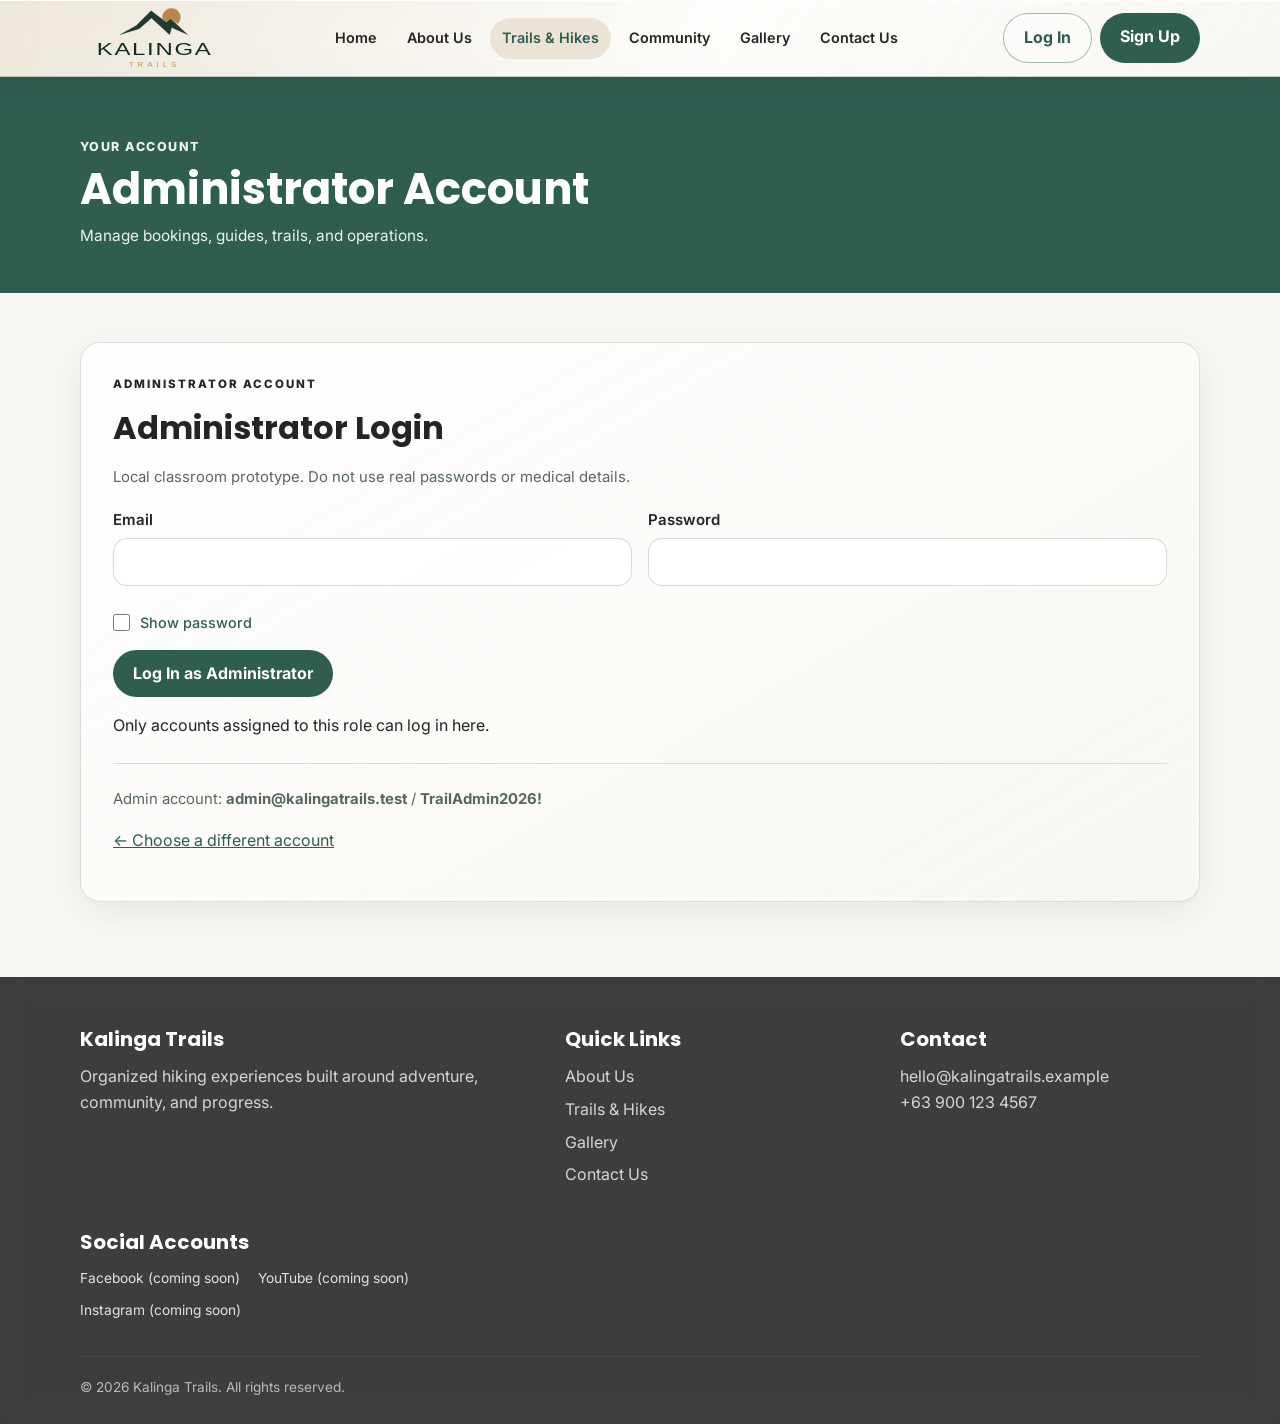
<file: admin-login.html>
<!doctype html>
<html lang="en">
  <head>
    <meta charset="UTF-8" />
    <meta name="viewport" content="width=device-width,initial-scale=1" />
    <title>Administrator Login | Kalinga Trails</title>
    <link rel="stylesheet" href="style.css" />
    <link rel="stylesheet" href="enhancements.css" />
  </head>
  <body>
    <header class="site-header">
      <nav class="navbar container">
        <a class="logo" href="index.html" aria-label="Kalinga Trails Home">
          <svg
            xmlns="http://www.w3.org/2000/svg"
            class="logo-svg"
            viewBox="240 420 780 430"
            role="img"
            aria-label="Kalinga Trails"
          >
            <path
              d="M400 609 L505 551 L604 452 L704 527 L733 505 L845 609 L740 562 L727 610 L607 500 L526 570 Z"
              fill="#203B2D"
              stroke="#15291F"
              stroke-width="2"
              stroke-linejoin="round"
            />

            <path
              d="M681 507 A59 59 0 1 1 779 538 L733 505 L704 527 Z"
              fill="#B98551"
              stroke="#A97842"
              stroke-width="2"
              stroke-linejoin="round"
            />

            <text
              x="627"
              y="743"
              text-anchor="middle"
              font-family="Arial, Helvetica, sans-serif"
              font-size="112"
              font-weight="500"
              letter-spacing="8"
              fill="#102D22"
              textLength="765"
              lengthAdjust="spacingAndGlyphs"
            >
              KALINGA
            </text>

            <text
              x="627"
              y="824"
              text-anchor="middle"
              font-family="Arial, Helvetica, sans-serif"
              font-size="53"
              font-weight="400"
              letter-spacing="25"
              fill="#C49A57"
              textLength="342"
              lengthAdjust="spacingAndGlyphs"
            >
              TRAILS
            </text>
          </svg>
        </a>
        <input
          type="checkbox"
          id="nav-toggle"
          class="nav-toggle"
          aria-label="Toggle navigation menu"
        />
        <label for="nav-toggle" class="nav-toggle-label"><span></span></label>
        <ul class="nav-links">
          <li><a href="index.html">Home</a></li>
          <li><a href="about.html">About Us</a></li>
          <li><a class="active" href="trails.html">Trails & Hikes</a></li>
          <li><a href="community.html">Community</a></li>
          <li><a href="gallery.html">Gallery</a></li>
          <li><a href="contact.html">Contact Us</a></li>
        </ul>
        <div class="nav-actions">
          <a class="btn btn-outline" href="auth.html">Log In</a
          ><a class="btn btn-primary" href="auth.html?mode=signup">Sign Up</a>
        </div>
      </nav>
    </header>
    <main>
      <section class="page-hero">
        <div class="container">
          <p class="eyebrow">Your account</p>
          <h1>Administrator Account</h1>
          <p>Manage bookings, guides, trails, and operations.</p>
        </div>
      </section>
      <section class="section">
        <div class="container"><div id="auth-app"></div></div>
      </section>
    </main>
    <footer class="site-footer">
      <div class="container">
        <div class="footer-grid">
          <div>
            <h3>Kalinga Trails</h3>
            <p>
              Organized hiking experiences built around adventure, community,
              and progress.
            </p>
          </div>
          <div>
            <h3>Quick Links</h3>
            <ul class="footer-links">
              <li><a href="about.html">About Us</a></li>
              <li><a href="trails.html">Trails & Hikes</a></li>
              <li><a href="gallery.html">Gallery</a></li>
              <li><a href="contact.html">Contact Us</a></li>
            </ul>
          </div>
          <div>
            <h3>Contact</h3>
            <p>hello@kalingatrails.example</p>
            <p>+63 900 123 4567</p>
          </div>
          <div>
            <h3>Social Accounts</h3>
            <div class="social-links">
              <span class="kt-social-label">Facebook (coming soon)</span>
              <span class="kt-social-label">YouTube (coming soon)</span>
              <span class="kt-social-label">Instagram (coming soon)</span>
            </div>
          </div>
        </div>
        <p class="copyright">© 2026 Kalinga Trails. All rights reserved.</p>
      </div>
    </footer>
    <script defer src="app.js"></script>
  </body>
</html>
</file>
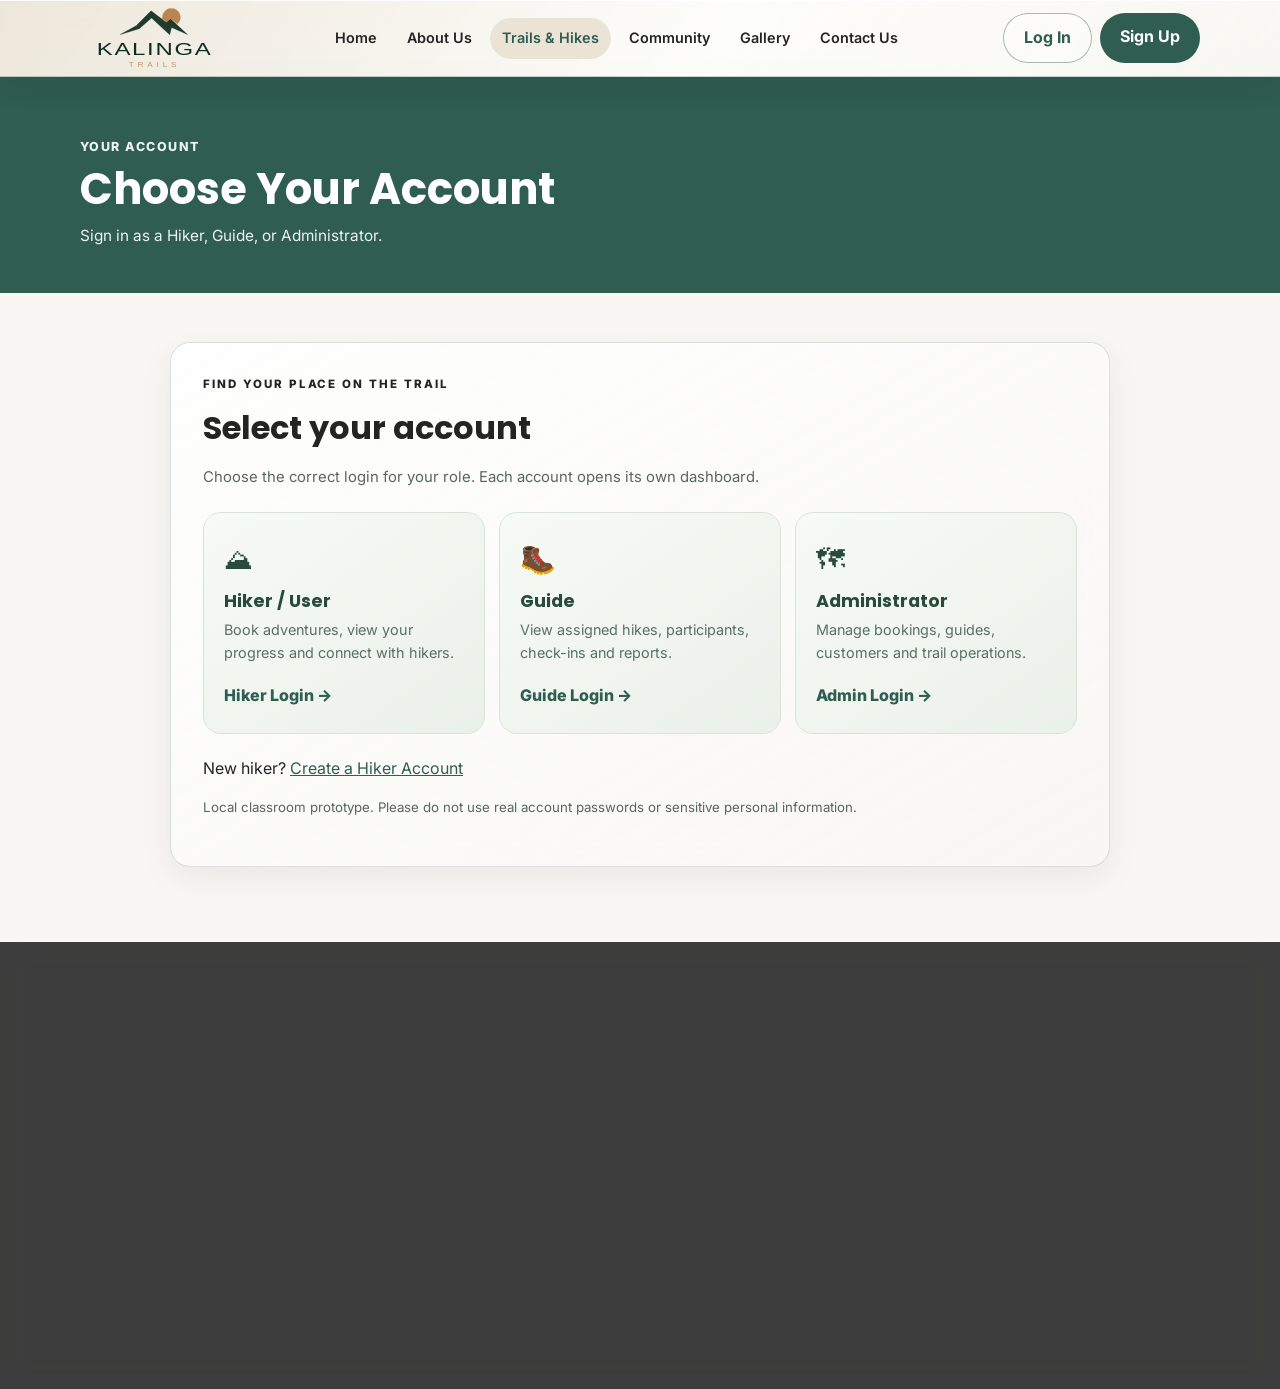
<file: auth.html>
<!doctype html>
<html lang="en">
  <head>
    <meta charset="UTF-8" />
    <meta name="viewport" content="width=device-width,initial-scale=1" />
    <title>Choose Login | Kalinga Trails</title>
    <link rel="stylesheet" href="style.css" />
    <link rel="stylesheet" href="enhancements.css" />
  </head>
  <body>
    <header class="site-header">
      <nav class="navbar container">
        <a class="logo" href="index.html" aria-label="Kalinga Trails Home">
          <svg
            xmlns="http://www.w3.org/2000/svg"
            class="logo-svg"
            viewBox="240 420 780 430"
            role="img"
            aria-label="Kalinga Trails"
          >
            <path
              d="M400 609 L505 551 L604 452 L704 527 L733 505 L845 609 L740 562 L727 610 L607 500 L526 570 Z"
              fill="#203B2D"
              stroke="#15291F"
              stroke-width="2"
              stroke-linejoin="round"
            />

            <path
              d="M681 507 A59 59 0 1 1 779 538 L733 505 L704 527 Z"
              fill="#B98551"
              stroke="#A97842"
              stroke-width="2"
              stroke-linejoin="round"
            />

            <text
              x="627"
              y="743"
              text-anchor="middle"
              font-family="Arial, Helvetica, sans-serif"
              font-size="112"
              font-weight="500"
              letter-spacing="8"
              fill="#102D22"
              textLength="765"
              lengthAdjust="spacingAndGlyphs"
            >
              KALINGA
            </text>

            <text
              x="627"
              y="824"
              text-anchor="middle"
              font-family="Arial, Helvetica, sans-serif"
              font-size="53"
              font-weight="400"
              letter-spacing="25"
              fill="#C49A57"
              textLength="342"
              lengthAdjust="spacingAndGlyphs"
            >
              TRAILS
            </text>
          </svg>
        </a>
        <input
          type="checkbox"
          id="nav-toggle"
          class="nav-toggle"
          aria-label="Toggle navigation menu"
        />
        <label for="nav-toggle" class="nav-toggle-label"><span></span></label>
        <ul class="nav-links">
          <li><a href="index.html">Home</a></li>
          <li><a href="about.html">About Us</a></li>
          <li><a class="active" href="trails.html">Trails & Hikes</a></li>
          <li><a href="community.html">Community</a></li>
          <li><a href="gallery.html">Gallery</a></li>
          <li><a href="contact.html">Contact Us</a></li>
        </ul>
        <div class="nav-actions">
          <a class="btn btn-outline" href="auth.html">Log In</a
          ><a class="btn btn-primary" href="auth.html?mode=signup">Sign Up</a>
        </div>
      </nav>
    </header>
    <main>
      <section class="page-hero">
        <div class="container">
          <p class="eyebrow">Your account</p>
          <h1>Choose Your Account</h1>
          <p>Sign in as a Hiker, Guide, or Administrator.</p>
        </div>
      </section>
      <section class="section">
        <div class="container"><div id="auth-app"></div></div>
      </section>
    </main>
    <footer class="site-footer">
      <div class="container">
        <div class="footer-grid">
          <div>
            <h3>Kalinga Trails</h3>
            <p>
              Organized hiking experiences built around adventure, community,
              and progress.
            </p>
          </div>
          <div>
            <h3>Quick Links</h3>
            <ul class="footer-links">
              <li><a href="about.html">About Us</a></li>
              <li><a href="trails.html">Trails & Hikes</a></li>
              <li><a href="gallery.html">Gallery</a></li>
              <li><a href="contact.html">Contact Us</a></li>
            </ul>
          </div>
          <div>
            <h3>Contact</h3>
            <p>hello@kalingatrails.example</p>
            <p>+63 900 123 4567</p>
          </div>
          <div>
            <h3>Social Accounts</h3>
            <div class="social-links">
              <span class="kt-social-label">Facebook (coming soon)</span>
              <span class="kt-social-label">YouTube (coming soon)</span>
              <span class="kt-social-label">Instagram (coming soon)</span>
            </div>
          </div>
        </div>
        <p class="copyright">© 2026 Kalinga Trails. All rights reserved.</p>
      </div>
    </footer>
    <script defer src="app.js"></script>
  </body>
</html>
</file>
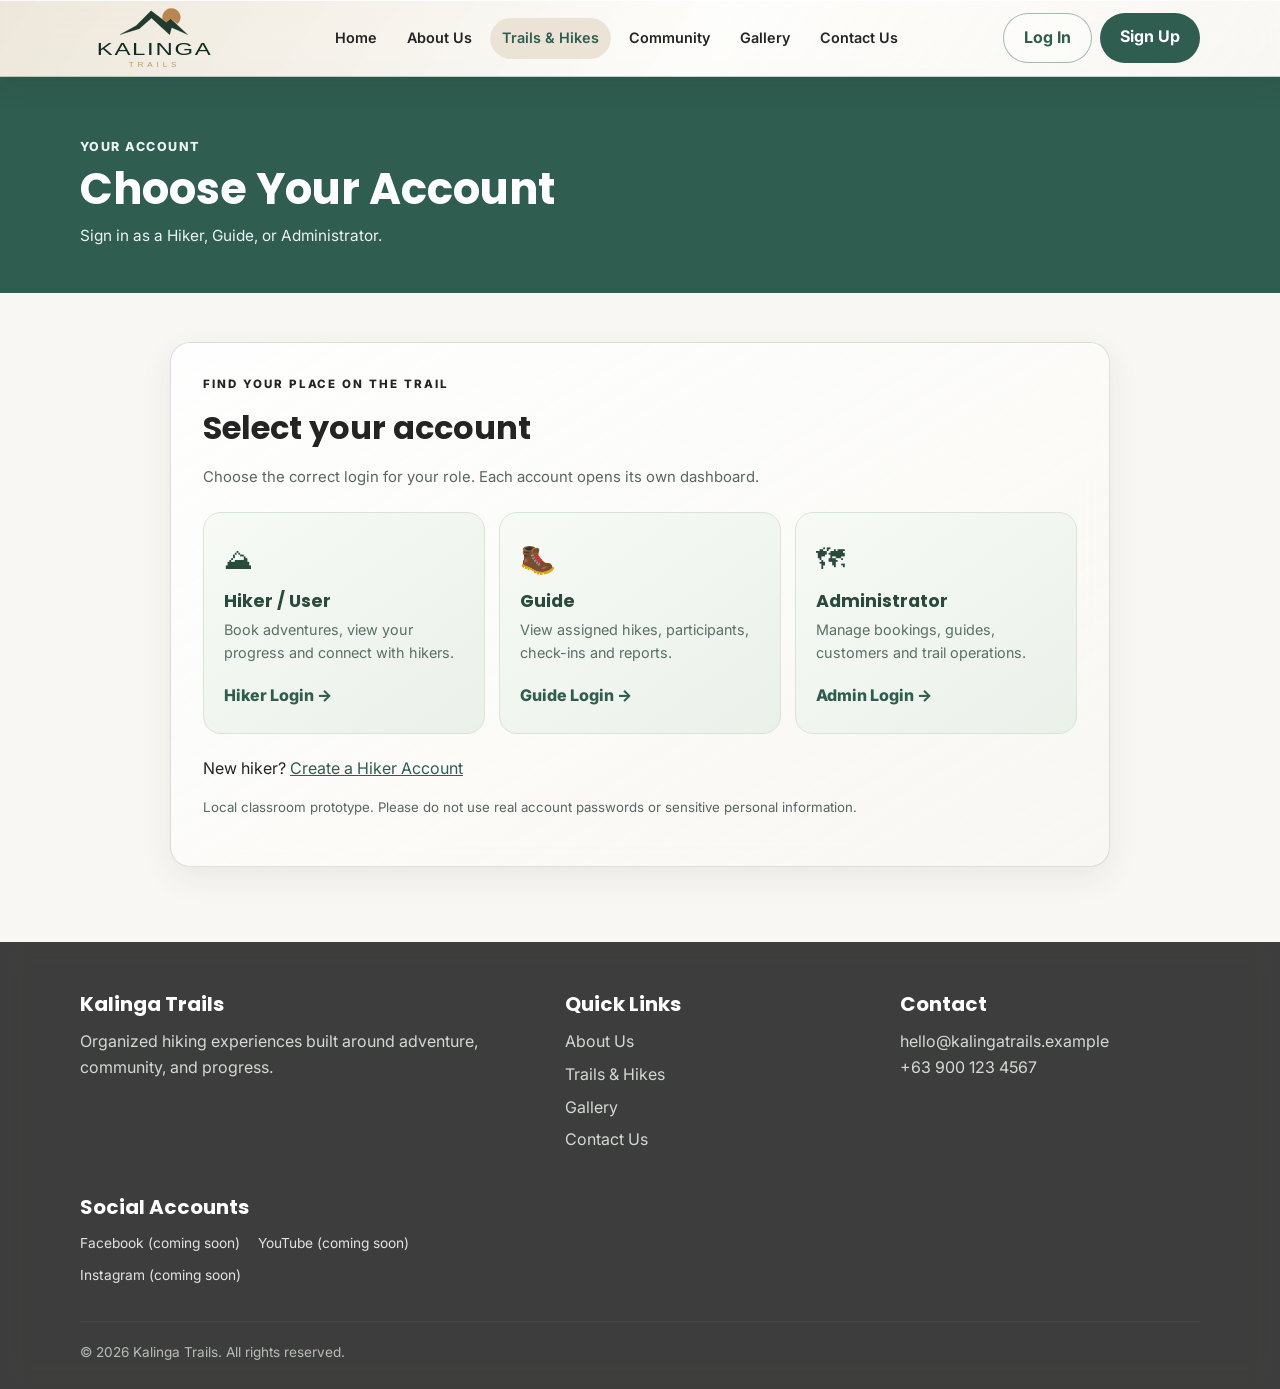
<file: book.html>
<!doctype html>
<html lang="en">
  <head>
    <meta charset="UTF-8" />
    <meta name="viewport" content="width=device-width,initial-scale=1" />
    <title>Book a Hike | Kalinga Trails</title>
    <link
      rel="stylesheet"
      href="https://cdn.jsdelivr.net/npm/bootstrap@5.3.9/dist/css/bootstrap.min.css"
      integrity="sha384-yEPZ7jP9S0QKiUQ0m3jjsO4ProIW7wvR9gXkI7JOGa2XVsw53Yke2bsdkBbjmmiX"
      crossorigin="anonymous"
    />
    <link rel="stylesheet" href="style.css" />
    <link rel="stylesheet" href="enhancements.css" />
  </head>
  <body class="kt-lz-page kt-lz-book-page">
    <header class="site-header">
      <nav class="navbar container">
        <a class="logo" href="index.html" aria-label="Kalinga Trails Home">
          <svg
            xmlns="http://www.w3.org/2000/svg"
            class="logo-svg"
            viewBox="240 420 780 430"
            role="img"
            aria-label="Kalinga Trails"
          >
            <path
              d="M400 609 L505 551 L604 452 L704 527 L733 505 L845 609 L740 562 L727 610 L607 500 L526 570 Z"
              fill="#203B2D"
              stroke="#15291F"
              stroke-width="2"
              stroke-linejoin="round"
            />

            <path
              d="M681 507 A59 59 0 1 1 779 538 L733 505 L704 527 Z"
              fill="#B98551"
              stroke="#A97842"
              stroke-width="2"
              stroke-linejoin="round"
            />

            <text
              x="627"
              y="743"
              text-anchor="middle"
              font-family="Arial, Helvetica, sans-serif"
              font-size="112"
              font-weight="500"
              letter-spacing="8"
              fill="#102D22"
              textLength="765"
              lengthAdjust="spacingAndGlyphs"
            >
              KALINGA
            </text>

            <text
              x="627"
              y="824"
              text-anchor="middle"
              font-family="Arial, Helvetica, sans-serif"
              font-size="53"
              font-weight="400"
              letter-spacing="25"
              fill="#C49A57"
              textLength="342"
              lengthAdjust="spacingAndGlyphs"
            >
              TRAILS
            </text>
          </svg>
        </a>
        <input
          type="checkbox"
          id="nav-toggle"
          class="nav-toggle"
          aria-label="Toggle navigation menu"
        />
        <label for="nav-toggle" class="nav-toggle-label"><span></span></label>
        <ul class="nav-links">
          <li><a href="index.html">Home</a></li>
          <li><a href="about.html">About Us</a></li>
          <li><a class="active" href="trails.html">Trails & Hikes</a></li>
          <li><a href="community.html">Community</a></li>
          <li><a href="gallery.html">Gallery</a></li>
          <li><a href="contact.html">Contact Us</a></li>
        </ul>
        <div class="nav-actions">
          <a class="btn btn-outline" href="auth.html">Log In</a
          ><a class="btn btn-primary" href="auth.html?mode=signup">Sign Up</a>
        </div>
      </nav>
    </header>
    <main>
      <section class="page-hero">
        <div class="container">
          <p class="eyebrow">Reserve Your Place</p>
          <h1>Book a Hike</h1>
          <p>Request a guided hike and provide your booking information.</p>
        </div>
      </section>
      <section class="section">
        <div class="container"><div id="booking-app"></div></div>
      </section>
    </main>
    <footer class="site-footer">
      <div class="container">
        <div class="footer-grid">
          <div>
            <h3>Kalinga Trails</h3>
            <p>
              Organized hiking experiences built around adventure, community,
              and progress.
            </p>
          </div>
          <div>
            <h3>Quick Links</h3>
            <ul class="footer-links">
              <li><a href="about.html">About Us</a></li>
              <li><a href="trails.html">Trails & Hikes</a></li>
              <li><a href="gallery.html">Gallery</a></li>
              <li><a href="contact.html">Contact Us</a></li>
            </ul>
          </div>
          <div>
            <h3>Contact</h3>
            <p>hello@kalingatrails.example</p>
            <p>+63 900 123 4567</p>
          </div>
          <div>
            <h3>Social Accounts</h3>
            <div class="social-links">
              <span class="kt-social-label">Facebook (coming soon)</span>
              <span class="kt-social-label">YouTube (coming soon)</span>
              <span class="kt-social-label">Instagram (coming soon)</span>
            </div>
          </div>
        </div>
        <p class="copyright">© 2026 Kalinga Trails. All rights reserved.</p>
      </div>
    </footer>
    <script defer src="app.js"></script>
  </body>
</html>
</file>
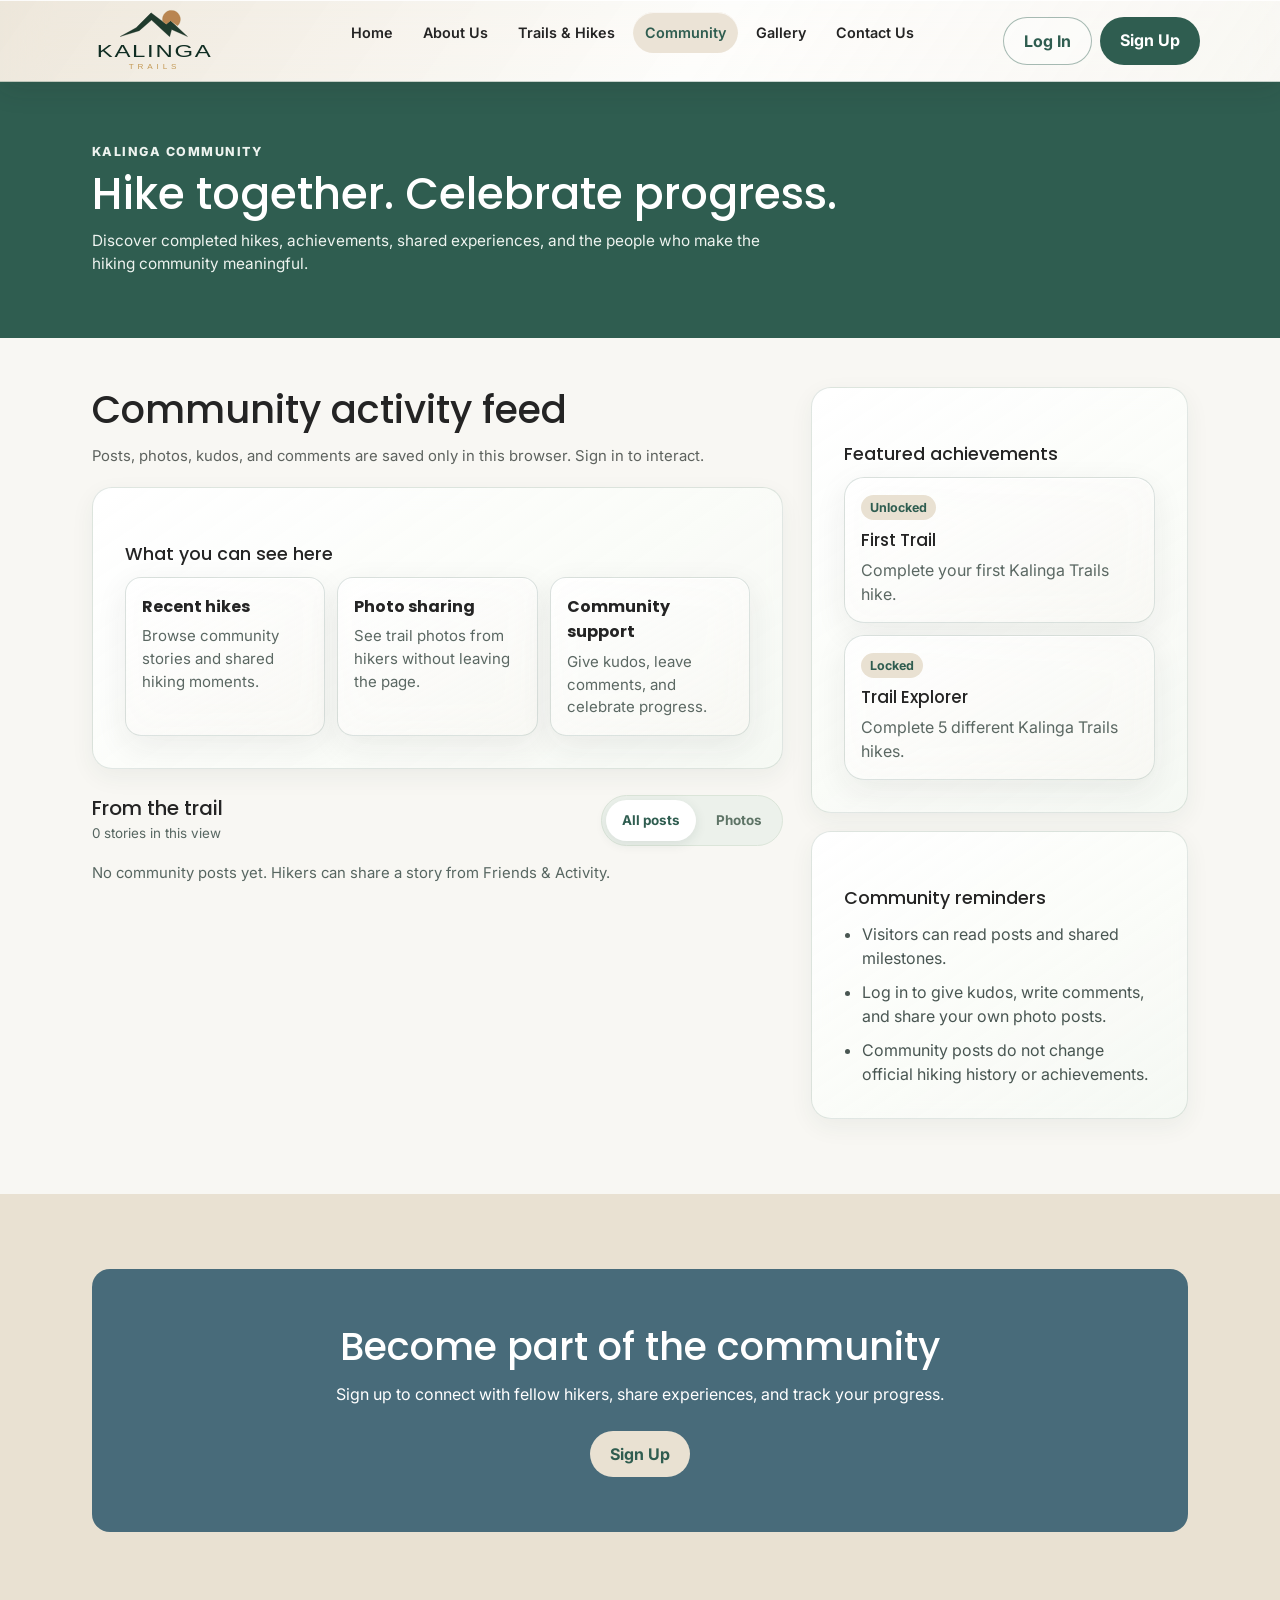
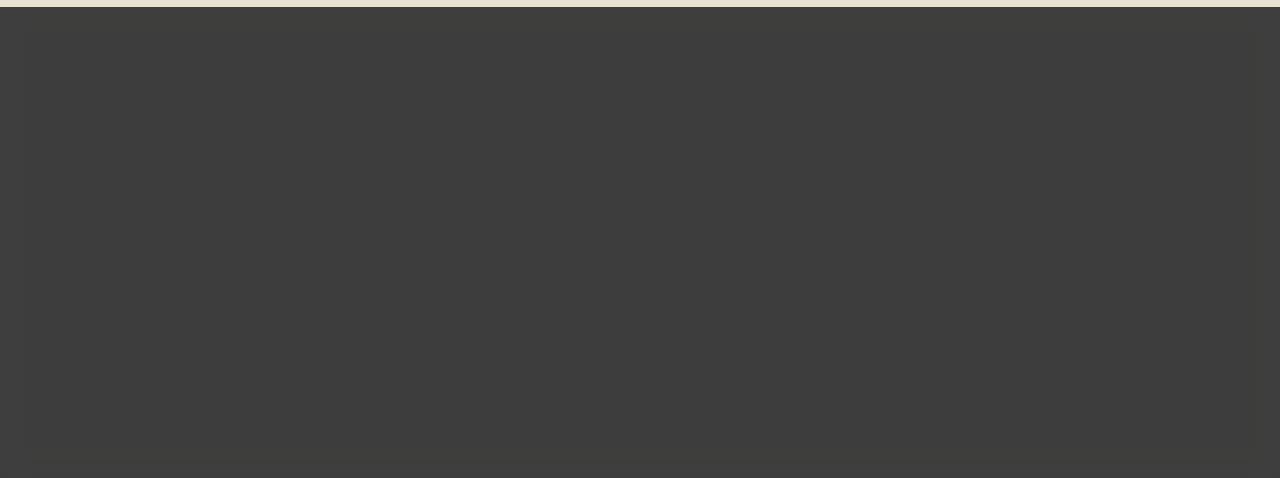
<file: community.html>
<!doctype html>
<html lang="en">
  <head>
    <meta charset="UTF-8" />
    <meta name="viewport" content="width=device-width, initial-scale=1.0" />
    <title>Community | Kalinga Trails</title>
    <link
      rel="stylesheet"
      href="https://cdn.jsdelivr.net/npm/bootstrap@5.3.9/dist/css/bootstrap.min.css"
      integrity="sha384-yEPZ7jP9S0QKiUQ0m3jjsO4ProIW7wvR9gXkI7JOGa2XVsw53Yke2bsdkBbjmmiX"
      crossorigin="anonymous"
    />
    <link rel="stylesheet" href="style.css" />
    <link rel="stylesheet" href="enhancements.css" />
  </head>
  <body class="community-page kt-lz-page kt-lz-community-page">
    <header class="site-header">
      <nav class="navbar container">
        <a class="logo" href="index.html" aria-label="Kalinga Trails Home">
          <svg
            xmlns="http://www.w3.org/2000/svg"
            class="logo-svg"
            viewBox="240 420 780 430"
            role="img"
            aria-label="Kalinga Trails"
          >
            <path
              d="M400 609 L505 551 L604 452 L704 527 L733 505 L845 609 L740 562 L727 610 L607 500 L526 570 Z"
              fill="#203B2D"
              stroke="#15291F"
              stroke-width="2"
              stroke-linejoin="round"
            />

            <path
              d="M681 507 A59 59 0 1 1 779 538 L733 505 L704 527 Z"
              fill="#B98551"
              stroke="#A97842"
              stroke-width="2"
              stroke-linejoin="round"
            />

            <text
              x="627"
              y="743"
              text-anchor="middle"
              font-family="Arial, Helvetica, sans-serif"
              font-size="112"
              font-weight="500"
              letter-spacing="8"
              fill="#102D22"
              textLength="765"
              lengthAdjust="spacingAndGlyphs"
            >
              KALINGA
            </text>

            <text
              x="627"
              y="824"
              text-anchor="middle"
              font-family="Arial, Helvetica, sans-serif"
              font-size="53"
              font-weight="400"
              letter-spacing="25"
              fill="#C49A57"
              textLength="342"
              lengthAdjust="spacingAndGlyphs"
            >
              TRAILS
            </text>
          </svg>
        </a>
        <input
          type="checkbox"
          id="nav-toggle"
          class="nav-toggle"
          aria-label="Toggle navigation menu"
        />
        <label for="nav-toggle" class="nav-toggle-label"><span></span></label>
        <ul class="nav-links">
          <li><a href="index.html">Home</a></li>
          <li><a href="about.html">About Us</a></li>
          <li><a href="trails.html">Trails & Hikes</a></li>
          <li><a class="active" href="community.html">Community</a></li>
          <li><a href="gallery.html">Gallery</a></li>
          <li><a href="contact.html">Contact Us</a></li>
        </ul>
        <div class="nav-actions">
          <a class="btn btn-outline" href="auth.html">Log In</a
          ><a class="btn btn-primary" href="auth.html?mode=signup">Sign Up</a>
        </div>
      </nav>
    </header>

    <main>
      <section class="page-hero">
        <div class="container">
          <p class="eyebrow">Kalinga Community</p>
          <h1>Hike together. Celebrate progress.</h1>
          <p>
            Discover completed hikes, achievements, shared experiences, and the
            people who make the hiking community meaningful.
          </p>
        </div>
      </section>
      <section class="section">
        <div class="container kt-community-layout">
          <div class="kt-community-main">
            <div class="section-header kt-community-heading">
              <div>
                <h2>Community activity feed</h2>
                <p class="kt-muted">
                  Posts, photos, kudos, and comments are saved only in this
                  browser. Sign in to interact.
                </p>
              </div>
            </div>

            <div class="kt-panel kt-community-intro">
              <h3>What you can see here</h3>
              <div class="kt-community-summary">
                <div class="kt-summary-card">
                  <strong>Recent hikes</strong>
                  <p>Browse community stories and shared hiking moments.</p>
                </div>
                <div class="kt-summary-card">
                  <strong>Photo sharing</strong>
                  <p>See trail photos from hikers without leaving the page.</p>
                </div>
                <div class="kt-summary-card">
                  <strong>Community support</strong>
                  <p>Give kudos, leave comments, and celebrate progress.</p>
                </div>
              </div>
            </div>

            <div
              class="kt-lz-community-toolbar d-flex flex-wrap align-items-center justify-content-between gap-3"
            >
              <div>
                <h3>From the trail</h3>
                <p
                  id="kt-lz-community-count"
                  class="kt-muted"
                  aria-live="polite"
                >
                  Recent community stories
                </p>
              </div>
              <div
                class="kt-lz-switch"
                role="group"
                aria-label="Filter community posts"
              >
                <button
                  type="button"
                  class="kt-lz-switch-btn active"
                  data-lz-community-filter="all"
                  aria-pressed="true"
                >
                  All posts
                </button>
                <button
                  type="button"
                  class="kt-lz-switch-btn"
                  data-lz-community-filter="photos"
                  aria-pressed="false"
                >
                  Photos
                </button>
              </div>
            </div>
            <div
              id="kt-community-posts"
              class="kt-post-list kt-lz-feed"
              aria-live="polite"
            ></div>
          </div>

          <aside class="kt-community-sidebar">
            <div class="kt-panel">
              <h3>Featured achievements</h3>
              <div class="kt-badge-card">
                <span class="tag">Unlocked</span>
                <h4>First Trail</h4>
                <p>Complete your first Kalinga Trails hike.</p>
              </div>
              <div class="kt-badge-card">
                <span class="tag">Locked</span>
                <h4>Trail Explorer</h4>
                <p>Complete 5 different Kalinga Trails hikes.</p>
              </div>
            </div>

            <div class="kt-panel">
              <h3>Community reminders</h3>
              <ul class="kt-community-tips">
                <li>Visitors can read posts and shared milestones.</li>
                <li>
                  Log in to give kudos, write comments, and share your own photo
                  posts.
                </li>
                <li>
                  Community posts do not change official hiking history or
                  achievements.
                </li>
              </ul>
            </div>
          </aside>
        </div>
      </section>
      <section class="section section-sand">
        <div class="container">
          <div class="cta">
            <h2>Become part of the community</h2>
            <p>
              Sign up to connect with fellow hikers, share experiences, and
              track your progress.
            </p>
            <a class="btn btn-secondary" href="auth.html?mode=signup"
              >Sign Up</a
            >
          </div>
        </div>
      </section>
    </main>
    <footer class="site-footer">
      <div class="container">
        <div class="footer-grid">
          <div>
            <h3>Kalinga Trails</h3>
            <p>
              Adventure, community, and progress through guided hiking
              experiences.
            </p>
          </div>
          <div>
            <h3>Quick Links</h3>
            <ul class="footer-links">
              <li><a href="index.html">Home</a></li>
              <li><a href="trails.html">Trails & Hikes</a></li>
              <li><a href="gallery.html">Gallery</a></li>
              <li><a href="contact.html">Contact Us</a></li>
            </ul>
          </div>
          <div>
            <h3>Contact</h3>
            <p>hello@kalingatrails.example</p>
            <p>+63 900 123 4567</p>
          </div>
          <div>
            <h3>Social Accounts</h3>
            <div class="social-links">
              <span class="kt-social-label">Facebook (coming soon)</span>
              <span class="kt-social-label">YouTube (coming soon)</span>
              <span class="kt-social-label">Instagram (coming soon)</span>
            </div>
          </div>
        </div>
        <p class="copyright">© 2026 Kalinga Trails. All rights reserved.</p>
      </div>
    </footer>
    <script defer src="app.js"></script>
  </body>
</html>
</file>
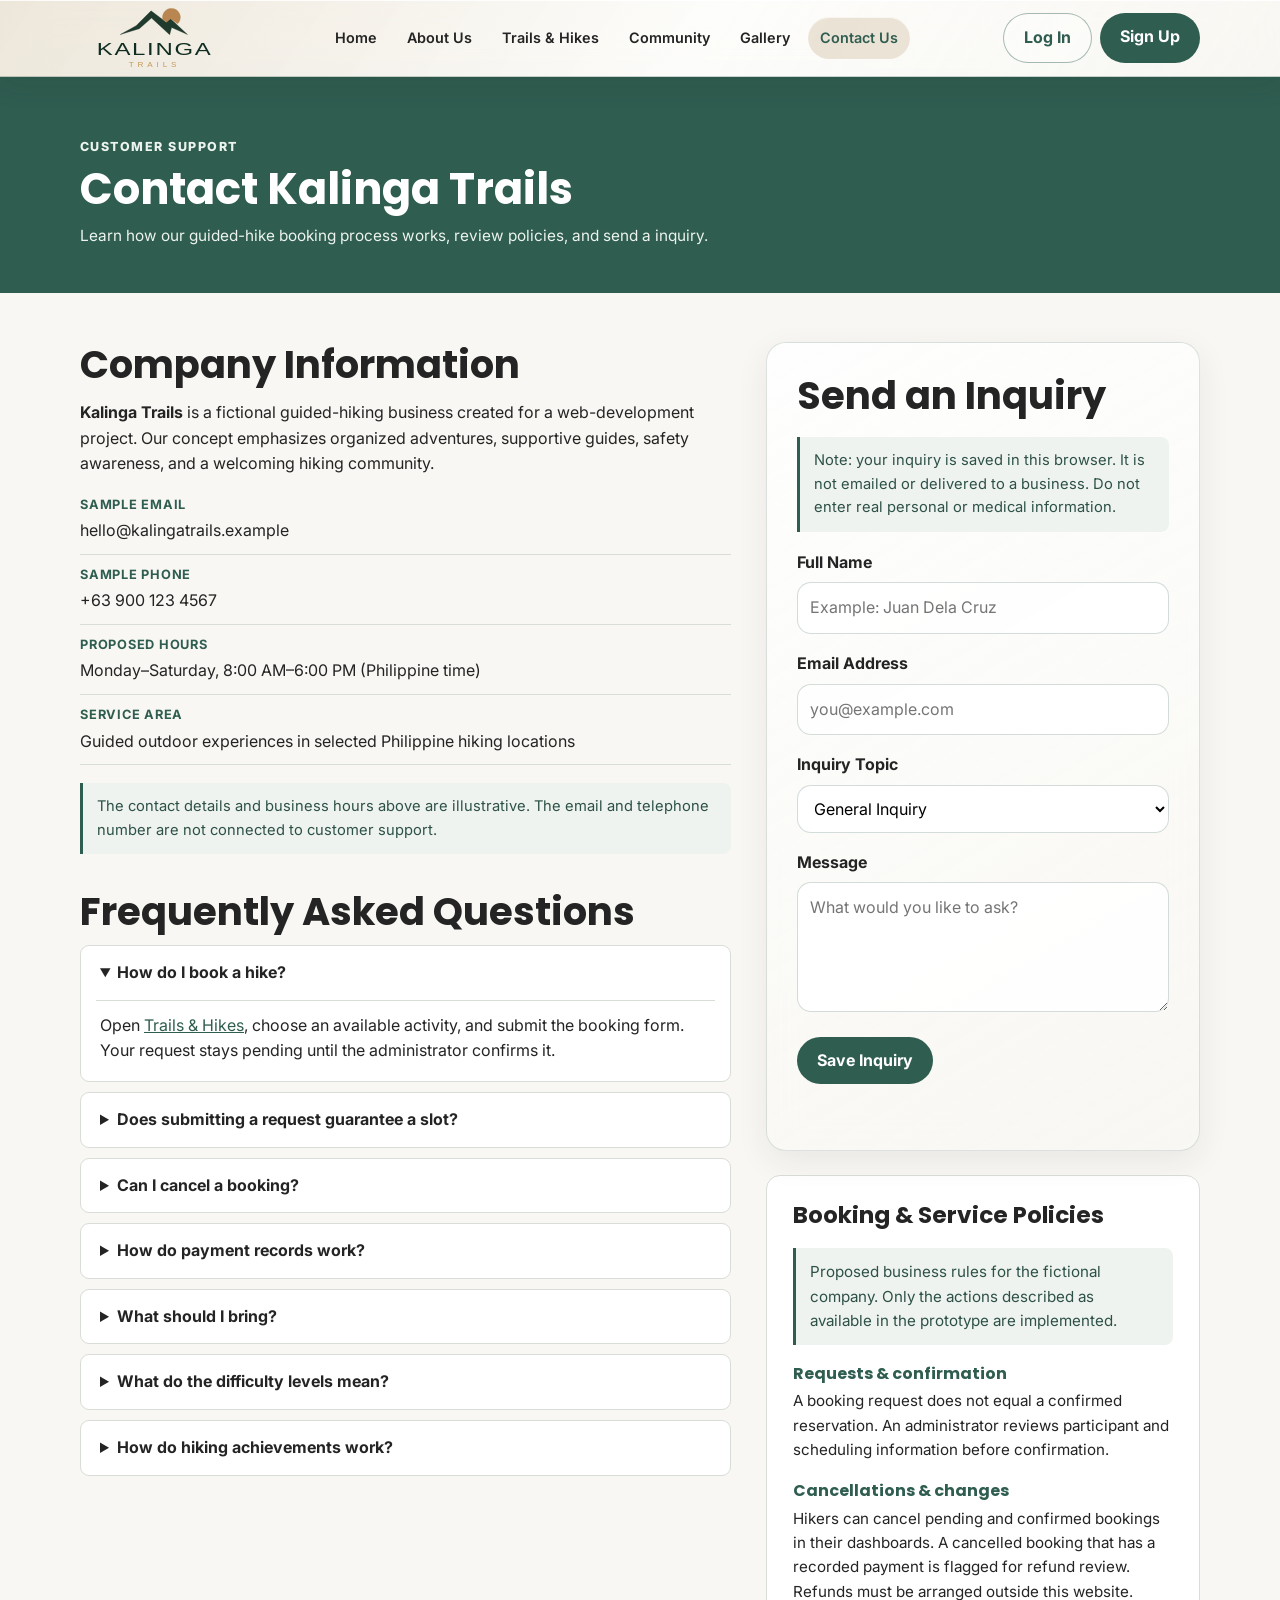
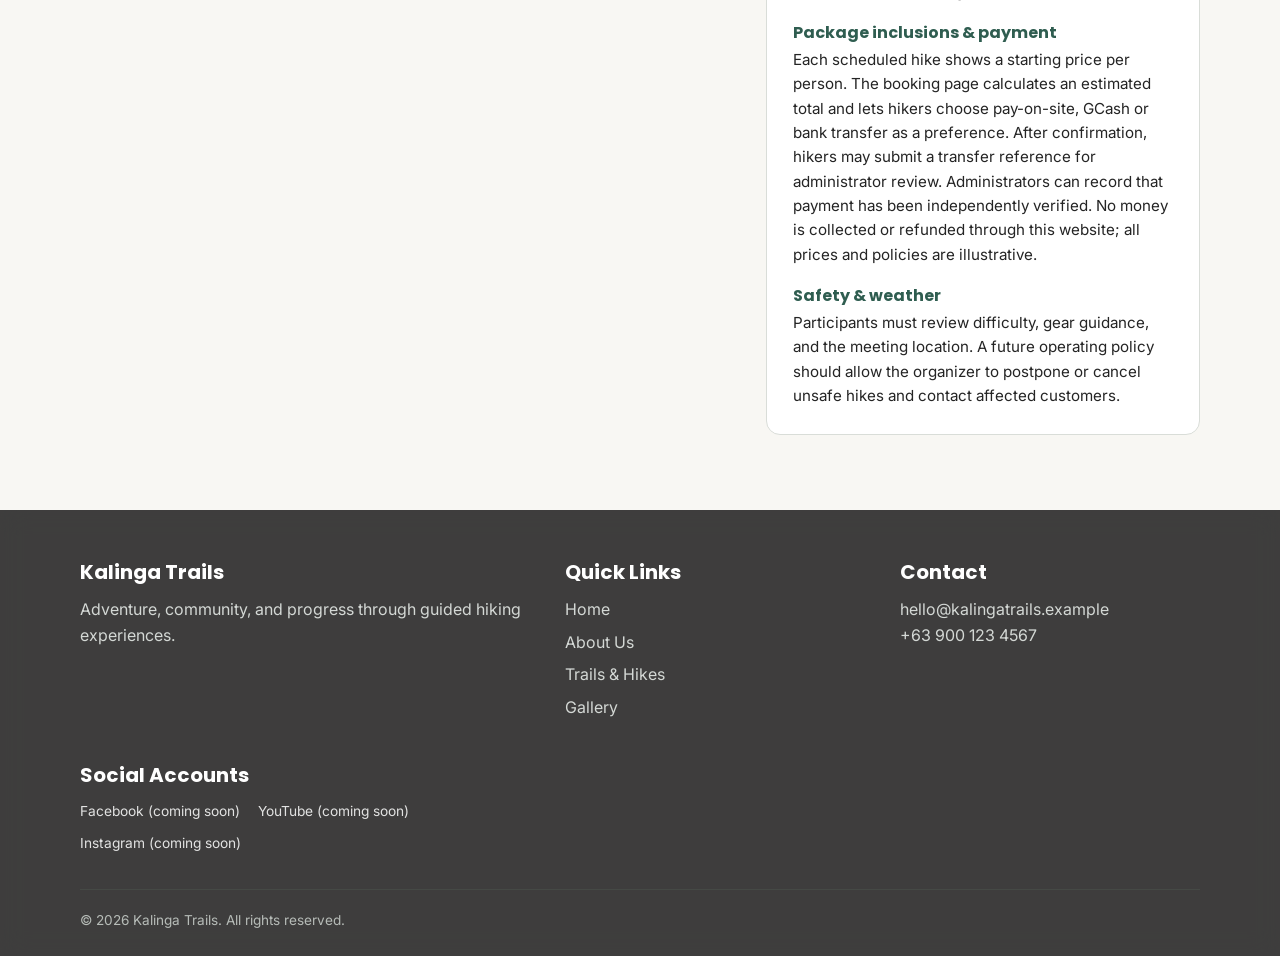
<file: contact.html>
<!DOCTYPE html>
<html lang="en">
  <head>
    <meta charset="UTF-8"><meta name="viewport" content="width=device-width, initial-scale=1.0">
  <title>Contact Us | Kalinga Trails</title><link rel="stylesheet" href="style.css">
  </head>
  <body>
    <header class="site-header"><nav class="navbar container">
      <a class="logo" href="index.html" aria-label="Kalinga Trails Home">
        <svg xmlns="http://www.w3.org/2000/svg"
        class="logo-svg"
        viewBox="240 420 780 430"
        role="img"
        aria-label="Kalinga Trails">

        <path
        d="M400 609 L505 551 L604 452 L704 527 L733 505 L845 609 L740 562 L727 610 L607 500 L526 570 Z"
        fill="#203B2D"
        stroke="#15291F"
        stroke-width="2"
        stroke-linejoin="round"/>

        <path
        d="M681 507 A59 59 0 1 1 779 538 L733 505 L704 527 Z"
        fill="#B98551"
        stroke="#A97842"
        stroke-width="2"
        stroke-linejoin="round"/>

        <text
        x="627" y="743"
        text-anchor="middle"
        font-family="Arial, Helvetica, sans-serif"
        font-size="112"
        font-weight="500"
        letter-spacing="8"
        fill="#102D22"
        textLength="765"
      lengthAdjust="spacingAndGlyphs">KALINGA</text>

      <text
      x="627" y="824"
      text-anchor="middle"
      font-family="Arial, Helvetica, sans-serif"
      font-size="53"
      font-weight="400"
      letter-spacing="25"
      fill="#C49A57"
      textLength="342"
    lengthAdjust="spacingAndGlyphs">TRAILS</text>

  </svg>
</a>
<input type="checkbox" id="nav-toggle" class="nav-toggle" aria-label="Toggle navigation menu">
<label for="nav-toggle" class="nav-toggle-label"><span></span></label>
<ul class="nav-links"><li><a href="index.html">Home</a></li><li><a href="about.html">About Us</a></li><li><a href="trails.html">Trails & Hikes</a></li><li><a href="community.html">Community</a></li><li><a href="gallery.html">Gallery</a></li><li><a class="active" href="contact.html">Contact Us</a></li></ul>
<div class="nav-actions"><a class="btn btn-outline" href="auth.html">Log In</a><a class="btn btn-primary" href="auth.html?mode=signup">Sign Up</a></div>
</nav></header>

<main>
  <section class="page-hero">
    <div class="container">
      <p class="eyebrow">Customer Support</p>
      <h1>Contact Kalinga Trails</h1>
      <p>Learn how our guided-hike booking process works, review policies, and send a inquiry.</p>
    </div>
  </section>

  <section class="section">
    <div class="container details-grid">
      <div>
        <h2>Company Information</h2>
        <p class="section-intro"><strong>Kalinga Trails</strong> is a fictional guided-hiking business created for a web-development project. Our concept emphasizes organized adventures, supportive guides, safety awareness, and a welcoming hiking community.</p>
        <dl class="company-contact-details">
          <div><dt>Sample email</dt><dd>hello@kalingatrails.example</dd></div>
          <div><dt>Sample phone</dt><dd>+63 900 123 4567</dd></div>
          <div><dt>Proposed hours</dt><dd>Monday–Saturday, 8:00 AM–6:00 PM (Philippine time)</dd></div>
          <div><dt>Service area</dt><dd>Guided outdoor experiences in selected Philippine hiking locations</dd></div>
        </dl>
        <p class="project-notice">The contact details and business hours above are illustrative. The email and telephone number are not connected to customer support.</p>

        <div class="faq" id="faq">
          <h2>Frequently Asked Questions</h2>
          <details class="faq-entry" open>
            <summary>How do I book a hike?</summary>
            <p>Open <a href="trails.html">Trails &amp; Hikes</a>, choose an available activity, and submit the booking form. Your request stays pending until the administrator confirms it.</p>
          </details>
          <details class="faq-entry">
            <summary>Does submitting a request guarantee a slot?</summary>
            <p>No. The administrator must review the request and confirm the booking. Available slots and schedules are locally saved information in this browser.</p>
          </details>
          <details class="faq-entry">
            <summary>Can I cancel a booking?</summary>
            <p>Yes. In this prototype, you can cancel a pending or confirmed request from My Bookings in your hiker dashboard. Bookings can be cancelled before the hike. Payments already recorded require an administrator to handle a refund outside the website.</p>
          </details>
          <details class="faq-entry">
            <summary>How do payment records work?</summary>
            <p>Choose a payment preference when requesting a hike. Once your booking is approved, you may provide a transfer reference in My Bookings if you used GCash or bank transfer. An administrator records payments only after independently checking them. The website does not process transactions or send funds.</p>
          </details>
          <details class="faq-entry">
            <summary>What should I bring?</summary>
            <p>Check your selected hike page for trail-specific guidance. Common essentials include water, snacks, suitable hiking shoes, rain protection, and any personal items you may need.</p>
          </details>
          <details class="faq-entry">
            <summary>What do the difficulty levels mean?</summary>
            <p>Easy is designed for beginners, Moderate involves more endurance, and Challenging is intended for experienced hikers. Review distance, duration, elevation, and current conditions before choosing.</p>
          </details>
          <details class="faq-entry">
            <summary>How do hiking achievements work?</summary>
            <p>After a booked activity, the assigned guide checks attendance and records completion. Eligible verified completions update the customer's hiking history and achievements.</p>
          </details>
        </div>
      </div>

      <div>
        <div class="form-box">
          <h2>Send an Inquiry</h2>
          <p class="project-notice">Note: your inquiry is saved in this browser. It is not emailed or delivered to a business. Do not enter real personal or medical information.</p>
          <form id="contact-inquiry">
            <div class="form-group"><label for="name">Full Name</label><input id="name" name="name" type="text" required minlength="2" maxlength="80" autocomplete="name" placeholder="Example: Juan Dela Cruz"></div>
            <div class="form-group"><label for="email">Email Address</label><input id="email" name="email" type="email" required maxlength="120" autocomplete="email" placeholder="you@example.com"></div>
            <div class="form-group"><label for="topic">Inquiry Topic</label><select id="topic" name="topic"><option>General Inquiry</option><option>Hike Information</option><option>Booking Question</option><option>Safety and Preparation</option><option>Other</option></select></div>
            <div class="form-group"><label for="message">Message</label><textarea id="message" name="message" required minlength="10" maxlength="1000" placeholder="What would you like to ask?"></textarea></div>
            <button class="btn btn-primary" type="submit">Save Inquiry</button>
            <p class="form-feedback" id="contact-feedback" role="status" aria-live="polite"></p>
          </form>
        </div>
        <div class="booking-policy-panel" id="booking-policies">
          <h2>Booking &amp; Service Policies</h2>
          <p class="project-notice">Proposed business rules for the fictional company. Only the actions described as available in the prototype are implemented.</p>
          <h3>Requests &amp; confirmation</h3>
          <p>A booking request does not equal a confirmed reservation. An administrator reviews participant and scheduling information before confirmation.</p>
          <h3>Cancellations &amp; changes</h3>
          <p>Hikers can cancel pending and confirmed bookings in their dashboards. A cancelled booking that has a recorded payment is flagged for refund review. Refunds must be arranged outside this website.</p>
          <h3>Package inclusions &amp; payment</h3>
          <p>Each scheduled hike shows a starting price per person. The booking page calculates an estimated total and lets hikers choose pay-on-site, GCash or bank transfer as a preference. After confirmation, hikers may submit a transfer reference for administrator review. Administrators can record that payment has been independently verified. No money is collected or refunded through this website; all prices and policies are illustrative.</p>
          <h3>Safety &amp; weather</h3>
          <p>Participants must review difficulty, gear guidance, and the meeting location. A future operating policy should allow the organizer to postpone or cancel unsafe hikes and contact affected customers.</p>
        </div>
      </div>
    </div>
  </section>
</main>
<footer class="site-footer"><div class="container"><div class="footer-grid"><div><h3>Kalinga Trails</h3><p>Adventure, community, and progress through guided hiking experiences.</p></div><div><h3>Quick Links</h3><ul class="footer-links"><li><a href="index.html">Home</a></li><li><a href="about.html">About Us</a></li><li><a href="trails.html">Trails & Hikes</a></li><li><a href="gallery.html">Gallery</a></li></ul></div><div><h3>Contact</h3><p>hello@kalingatrails.example</p><p>+63 900 123 4567</p></div>
  <div>
  <h3>Social Accounts</h3>
    <div class="social-links">
    <span class="kt-social-label">Facebook (coming soon)</span>
    <span class="kt-social-label">YouTube (coming soon)</span>
    <span class="kt-social-label">Instagram (coming soon)</span>
    </div>
  </div></div><p class="copyright">© 2026 Kalinga Trails. All rights reserved.</p></div></footer>
  <script defer src="app.js"></script></body>
</html>
</file>
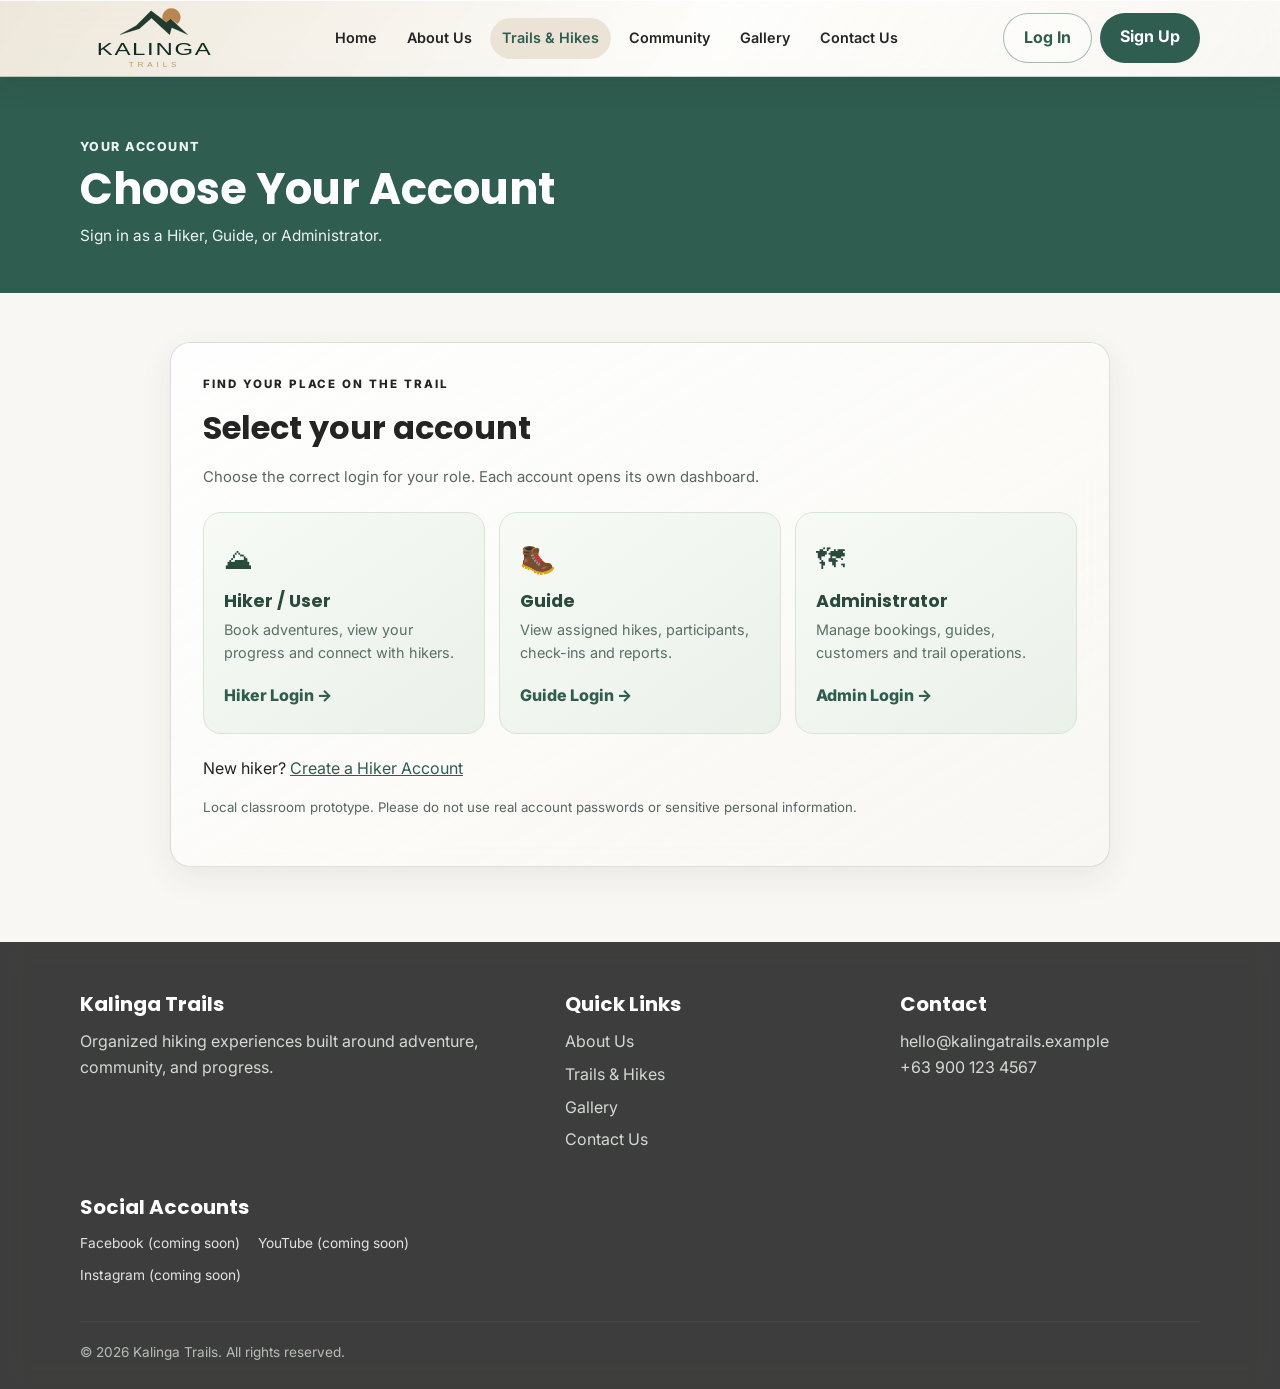
<file: dashboard.html>
<!doctype html>
<html lang="en">
  <head>
    <meta charset="UTF-8" />
    <meta name="viewport" content="width=device-width, initial-scale=1.0" />
    <meta
    name="description"
    content="Manage your Kalinga Trails hiking activities, assigned hikes, attendance, and completion records."
    />
  <title>Your Dashboard | Kalinga Trails</title>

    <!-- Existing Bootstrap reference remains disabled -->
    <link
    rel="stylesheet"
    href="https://cdn.jsdelivr.net/npm/bootstrap@5.3.9/dist/css/bootstrap.min.css"
    data-lz-bootstrap
    media="not all"
    integrity="sha384-yEPZ7jP9S0QKiUQ0m3jjsO4ProIW7wvR9gXkI7JOGa2XVsw53Yke2bsdkBbjmmiX"
    crossorigin="anonymous"
    />

    <link rel="stylesheet" href="style.css" />
    <link rel="stylesheet" href="enhancements.css" />

    <!-- Dashboard design only. No JavaScript functionality changed. -->
    <style>
      /* Dashboard background and spacing */

      body.kt-dashboard-page {
        background: #f8f7f3;
      }

      body.kt-dashboard-page .kt-dashboard-page-section {
        padding: clamp(24px, 4vw, 55px) 0;
        min-height: 65vh;
      }

      /* Dashboard hero */

      body.kt-dashboard-page .kt-dashboard-hero {
        position: relative;
        overflow: hidden;
        background: linear-gradient(
          120deg,
          #24483d 0%,
          #2f5d50 65%,
          #486b7a 100%
        );
        color: #ffffff;
      }

      body.kt-dashboard-page .kt-dashboard-hero::after {
        content: "";
        position: absolute;
        width: 280px;
        height: 280px;
        right: -90px;
        top: -125px;
        border: 1px solid rgba(255, 255, 255, 0.14);
        border-radius: 50%;
        pointer-events: none;
      }

      body.kt-dashboard-page .kt-dashboard-hero .container {
        position: relative;
        z-index: 1;
      }

      body.kt-dashboard-page .kt-dashboard-hero h1 {
        font-size: clamp(1.8rem, 3vw, 2.7rem);
        letter-spacing: -0.025em;
        margin-bottom: 8px;
      }

      body.kt-dashboard-page .kt-dashboard-hero p:not(.eyebrow) {
        max-width: 650px;
        color: #e7f0ea;
        margin-top: 7px;
      }

      /* Main workspace */

      body.kt-dashboard-page .kt-dashboard-workspace {
        min-width: 0;
      }

      body.kt-dashboard-page #dashboard-app {
        min-width: 0;
        width: 100%;
      }

      body.kt-dashboard-page #dashboard-app .kt-dashboard {
        gap: clamp(16px, 2.3vw, 26px);
        align-items: start;
      }

      /* Sidebar */

      body.kt-dashboard-page #dashboard-app .kt-sidebar {
        background: rgba(255, 255, 255, 0.96);
        border: 1px solid rgba(47, 93, 80, 0.14);
        border-radius: 18px;
        box-shadow: 0 8px 28px rgba(36, 36, 36, 0.06);
        overflow: hidden;
      }

      body.kt-dashboard-page #dashboard-app .kt-user {
        padding: 16px 14px;
        border-bottom: 1px solid #dce5de;
      }

      body.kt-dashboard-page #dashboard-app .kt-user strong {
        color: #24483d;
        overflow-wrap: anywhere;
      }

      body.kt-dashboard-page #dashboard-app .kt-sidebar nav a {
        min-height: 44px;
        border-radius: 11px;
        transition:
          background-color 0.18s ease,
          color 0.18s ease;
        }

        body.kt-dashboard-page #dashboard-app .kt-sidebar nav a:hover {
          background: #edf3ef;
          color: #2f5d50;
        }

        body.kt-dashboard-page #dashboard-app .kt-sidebar nav a.selected {
          background: #e5eee8;
          color: #24483d;
          box-shadow: inset 4px 0 0 #2f5d50;
        }

        /* Content panels */

        body.kt-dashboard-page #dashboard-app .kt-dashboard-content {
          min-width: 0;
        }

        body.kt-dashboard-page #dashboard-app .kt-panel {
          background: rgba(255, 255, 255, 0.97);
          border: 1px solid rgba(47, 93, 80, 0.13);
          border-radius: 20px;
          padding: clamp(18px, 2.7vw, 30px);
          box-shadow: 0 10px 30px rgba(36, 36, 36, 0.055);
        }

        body.kt-dashboard-page #dashboard-app .kt-panel > h2 {
          color: #24483d;
          font-size: clamp(1.35rem, 2.2vw, 1.85rem);
          line-height: 1.25;
          margin-bottom: 20px;
        }

        body.kt-dashboard-page #dashboard-app .kt-panel > h3 {
          color: #355b4b;
        }

        /* Statistics */

        body.kt-dashboard-page #dashboard-app .kt-stats {
          gap: 14px;
          margin-bottom: 24px;
        }

        body.kt-dashboard-page #dashboard-app .kt-stat {
          padding: clamp(15px, 2vw, 21px);
          border: 1px solid #d7e4da;
          border-radius: 15px;
          background: linear-gradient(145deg, #f1f7f2, #ffffff);
          box-shadow: none;
        }

        body.kt-dashboard-page #dashboard-app .kt-stat span {
          color: #52695b;
          font-size: 0.82rem;
        }

        body.kt-dashboard-page #dashboard-app .kt-stat strong {
          color: #285546;
          font-size: clamp(1.35rem, 2.3vw, 1.85rem);
        }

        /* Lists and participant records */

        body.kt-dashboard-page #dashboard-app .kt-item {
          gap: 15px;
          padding: 18px 0;
          border-bottom: 1px solid #e0e8e1;
        }

        body.kt-dashboard-page #dashboard-app .kt-item:last-child {
          border-bottom: 0;
        }

        body.kt-dashboard-page #dashboard-app .kt-item strong {
          color: #294f40;
        }

        body.kt-dashboard-page #dashboard-app .kt-item p {
          color: #53645a;
        }

        body.kt-dashboard-page #dashboard-app .kt-participant {
          gap: 14px;
          padding: 16px 0;
          border-bottom: 1px solid #dce6df;
        }

        /* Form controls */

        body.kt-dashboard-page #dashboard-app .kt-field input,
        body.kt-dashboard-page #dashboard-app .kt-field select,
        body.kt-dashboard-page #dashboard-app .kt-field textarea {
          border: 1px solid #c3d0c6;
          border-radius: 10px;
          background: #ffffff;
          min-width: 0;
        }

        body.kt-dashboard-page #dashboard-app .kt-field input:focus,
        body.kt-dashboard-page #dashboard-app .kt-field select:focus,
        body.kt-dashboard-page #dashboard-app .kt-field textarea:focus {
          border-color: #2f5d50;
          outline: 2px solid rgba(47, 93, 80, 0.2);
          outline-offset: 1px;
        }

        /* Dashboard buttons */

        body.kt-dashboard-page #dashboard-app .kt-actions {
          gap: 10px;
        }

        body.kt-dashboard-page #dashboard-app .btn {
          min-height: 43px;
          border-radius: 999px;
          padding: 10px 18px;
          line-height: 1.4;
        }

        body.kt-dashboard-page #dashboard-app .btn-primary {
          background: #2f5d50;
          color: #ffffff;
        }

        body.kt-dashboard-page #dashboard-app .btn-primary:hover {
          background: #244a40;
        }

        /* Existing guide operation elements */

        body.kt-dashboard-page #dashboard-app .kt-guide-booking-card {
          border: 1px solid #d6e4d9;
          border-radius: 16px;
          padding: 18px;
          background: #f9fbf9;
          transition:
            border-color 0.18s ease,
            box-shadow 0.18s ease;
          }

          body.kt-dashboard-page #dashboard-app .kt-guide-booking-card:hover {
            border-color: #a4bfac;
            box-shadow: 0 6px 18px rgba(47, 93, 80, 0.07);
          }

          body.kt-dashboard-page #dashboard-app .kt-guide-booking-context {
            padding: 18px;
            margin: 18px 0;
            border: 1px solid #d7e4d9;
            border-radius: 14px;
            background: #f2f7f3;
          }

          body.kt-dashboard-page #dashboard-app .kt-guide-checkin-form {
            min-width: 0;
          }

          body.kt-dashboard-page #dashboard-app .kt-guide-pagination {
            margin-top: 22px;
          }

          /* Tablet */

          @media (max-width: 900px) {
            body.kt-dashboard-page #dashboard-app .kt-dashboard {
              grid-template-columns: minmax(0, 1fr);
            }

            body.kt-dashboard-page #dashboard-app .kt-sidebar {
              position: static;
            }

            body.kt-dashboard-page #dashboard-app .kt-sidebar nav {
              display: flex;
              overflow-x: auto;
              gap: 6px;
              padding-bottom: 8px;
            }

            body.kt-dashboard-page #dashboard-app .kt-sidebar nav a {
              flex: 0 0 auto;
              white-space: nowrap;
            }
          }

          /* Mobile */

          @media (max-width: 600px) {
            body.kt-dashboard-page .kt-dashboard-page-section {
              padding: 18px 0 35px;
            }

            body.kt-dashboard-page #dashboard-app .kt-panel {
              padding: 17px;
              border-radius: 15px;
            }

            body.kt-dashboard-page #dashboard-app .kt-stats {
              grid-template-columns: repeat(2, minmax(0, 1fr));
              gap: 10px;
            }

            body.kt-dashboard-page #dashboard-app .kt-stat {
              padding: 13px;
            }

            body.kt-dashboard-page #dashboard-app .kt-item {
              flex-direction: column;
              align-items: stretch;
              gap: 10px;
            }

            body.kt-dashboard-page #dashboard-app .kt-participant {
              grid-template-columns: minmax(0, 1fr);
            }

            body.kt-dashboard-page #dashboard-app .kt-actions {
              flex-wrap: wrap;
            }

            body.kt-dashboard-page #dashboard-app .kt-actions .btn {
              flex: 1 1 auto;
            }

            body.kt-dashboard-page .kt-dashboard-hero::after {
              width: 170px;
              height: 170px;
              right: -60px;
            }
          }

          @media (prefers-reduced-motion: reduce) {
            body.kt-dashboard-page #dashboard-app .kt-sidebar nav a,
            body.kt-dashboard-page #dashboard-app .kt-guide-booking-card {
              transition: none;
            }
          }
        </style>
      </head>

      <body class="kt-dashboard-page kt-lz-page kt-lz-dashboard-page">
        <header class="site-header">
          <nav class="navbar container">
            <a class="logo" href="index.html" aria-label="Kalinga Trails Home">
              <svg
              xmlns="http://www.w3.org/2000/svg"
              class="logo-svg"
              viewBox="240 420 780 430"
              role="img"
              aria-label="Kalinga Trails"
              >
              <path
              d="M400 609 L505 551 L604 452 L704 527 L733 505 L845 609 L740 562 L727 610 L607 500 L526 570 Z"
              fill="#203B2D"
              stroke="#15291F"
              stroke-width="2"
              stroke-linejoin="round"
              />

              <path
              d="M681 507 A59 59 0 1 1 779 538 L733 505 L704 527 Z"
              fill="#B98551"
              stroke="#A97842"
              stroke-width="2"
              stroke-linejoin="round"
              />

              <text
              x="627"
              y="743"
              text-anchor="middle"
              font-family="Arial, Helvetica, sans-serif"
              font-size="112"
              font-weight="500"
              letter-spacing="8"
              fill="#102D22"
              textLength="765"
              lengthAdjust="spacingAndGlyphs"
              >
              KALINGA
            </text>

            <text
            x="627"
            y="824"
            text-anchor="middle"
            font-family="Arial, Helvetica, sans-serif"
            font-size="53"
            font-weight="400"
            letter-spacing="25"
            fill="#C49A57"
            textLength="342"
            lengthAdjust="spacingAndGlyphs"
            >
            TRAILS
          </text>
        </svg>
      </a>

      <input
      type="checkbox"
      id="nav-toggle"
      class="nav-toggle"
      aria-label="Toggle navigation menu"
      />
      <label for="nav-toggle" class="nav-toggle-label">
      <span></span>
      </label>

      <ul class="nav-links">
      <li><a href="index.html">Home</a></li>
      <li><a href="about.html">About Us</a></li>
      <li><a href="trails.html">Trails &amp; Hikes</a></li>
      <li><a href="community.html">Community</a></li>
      <li><a href="gallery.html">Gallery</a></li>
      <li><a href="contact.html">Contact Us</a></li>
      </ul>

      <div class="nav-actions">
      <a class="btn btn-outline" href="auth.html">Log In</a>
      <a class="btn btn-primary" href="auth.html?mode=signup">Sign Up</a>
      </div>
    </nav>
  </header>

  <main>
    <section class="page-hero kt-dashboard-hero">
      <div class="container">
      <p class="eyebrow">Kalinga Trails</p>
      <h1>Your Dashboard</h1>
      <p>Manage your hiking activities in one place.</p>
      </div>
    </section>

    <section class="section kt-dashboard-page-section">
      <div class="container kt-dashboard-workspace">
        <!-- Keep this ID unchanged for your existing app.js -->
      <div id="dashboard-app"></div>
      </div>
    </section>
  </main>

  <footer class="site-footer">
    <div class="container">
      <div class="footer-grid">
        <div>
        <h3>Kalinga Trails</h3>
          <p>
            Organized hiking experiences built around adventure,
            community, and progress.
          </p>
        </div>

        <div>
        <h3>Quick Links</h3>
          <ul class="footer-links">
          <li><a href="about.html">About Us</a></li>
          <li><a href="trails.html">Trails &amp; Hikes</a></li>
          <li><a href="gallery.html">Gallery</a></li>
          <li><a href="contact.html">Contact Us</a></li>
          </ul>
        </div>

        <div>
        <h3>Contact</h3>
        <p>hello@kalingatrails.example</p>
        <p>+63 900 123 4567</p>
        </div>

        <div>
        <h3>Social Accounts</h3>
          <div class="social-links">
          <span class="kt-social-label">Facebook (coming soon)</span>
          <span class="kt-social-label">YouTube (coming soon)</span>
          <span class="kt-social-label">Instagram (coming soon)</span>
          </div>
        </div>
      </div>

      <p class="copyright">
        © 2026 Kalinga Trails. All rights reserved.
      </p>
    </div>
  </footer>

  <!-- Original application script, unchanged -->
<script defer src="app.js"></script>
</body>
</html>
</file>
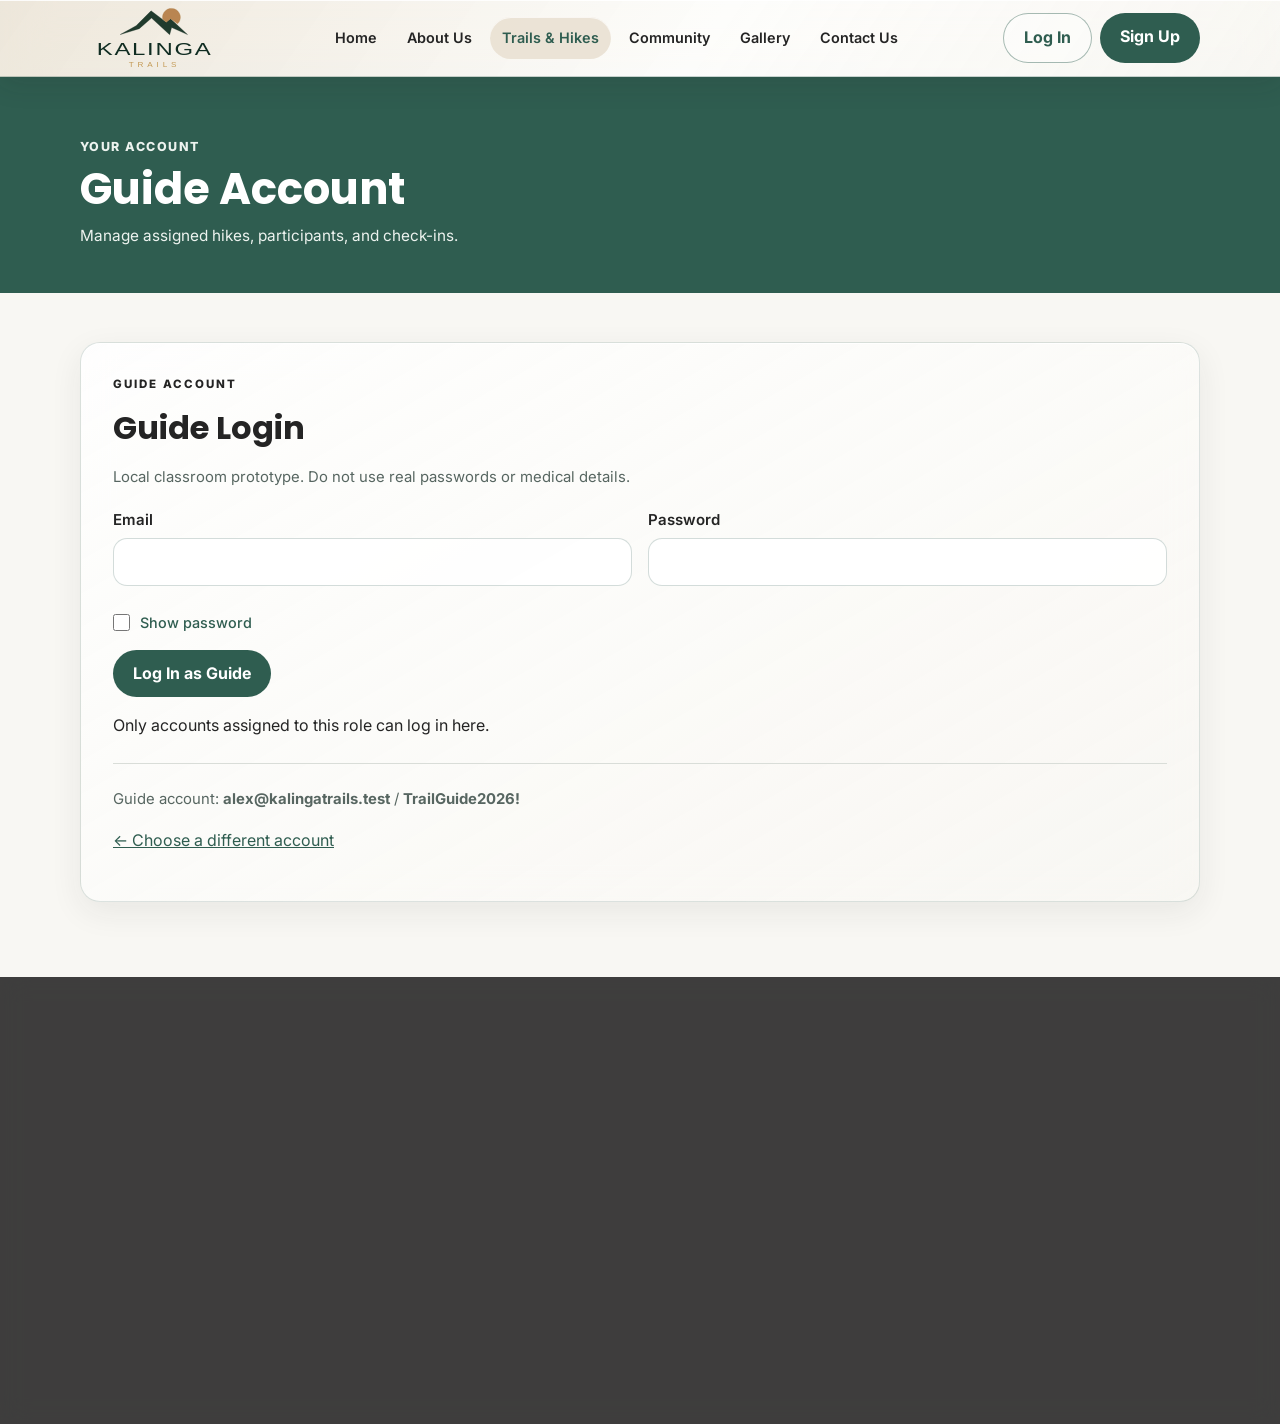
<file: guide-login.html>
<!doctype html>
<html lang="en">
  <head>
    <meta charset="UTF-8" />
    <meta name="viewport" content="width=device-width,initial-scale=1" />
    <title>Guide Login | Kalinga Trails</title>
    <link rel="stylesheet" href="style.css" />
    <link rel="stylesheet" href="enhancements.css" />
  </head>
  <body>
    <header class="site-header">
      <nav class="navbar container">
        <a class="logo" href="index.html" aria-label="Kalinga Trails Home">
          <svg
            xmlns="http://www.w3.org/2000/svg"
            class="logo-svg"
            viewBox="240 420 780 430"
            role="img"
            aria-label="Kalinga Trails"
          >
            <path
              d="M400 609 L505 551 L604 452 L704 527 L733 505 L845 609 L740 562 L727 610 L607 500 L526 570 Z"
              fill="#203B2D"
              stroke="#15291F"
              stroke-width="2"
              stroke-linejoin="round"
            />

            <path
              d="M681 507 A59 59 0 1 1 779 538 L733 505 L704 527 Z"
              fill="#B98551"
              stroke="#A97842"
              stroke-width="2"
              stroke-linejoin="round"
            />

            <text
              x="627"
              y="743"
              text-anchor="middle"
              font-family="Arial, Helvetica, sans-serif"
              font-size="112"
              font-weight="500"
              letter-spacing="8"
              fill="#102D22"
              textLength="765"
              lengthAdjust="spacingAndGlyphs"
            >
              KALINGA
            </text>

            <text
              x="627"
              y="824"
              text-anchor="middle"
              font-family="Arial, Helvetica, sans-serif"
              font-size="53"
              font-weight="400"
              letter-spacing="25"
              fill="#C49A57"
              textLength="342"
              lengthAdjust="spacingAndGlyphs"
            >
              TRAILS
            </text>
          </svg>
        </a>
        <input
          type="checkbox"
          id="nav-toggle"
          class="nav-toggle"
          aria-label="Toggle navigation menu"
        />
        <label for="nav-toggle" class="nav-toggle-label"><span></span></label>
        <ul class="nav-links">
          <li><a href="index.html">Home</a></li>
          <li><a href="about.html">About Us</a></li>
          <li><a class="active" href="trails.html">Trails & Hikes</a></li>
          <li><a href="community.html">Community</a></li>
          <li><a href="gallery.html">Gallery</a></li>
          <li><a href="contact.html">Contact Us</a></li>
        </ul>
        <div class="nav-actions">
          <a class="btn btn-outline" href="auth.html">Log In</a
          ><a class="btn btn-primary" href="auth.html?mode=signup">Sign Up</a>
        </div>
      </nav>
    </header>
    <main>
      <section class="page-hero">
        <div class="container">
          <p class="eyebrow">Your account</p>
          <h1>Guide Account</h1>
          <p>Manage assigned hikes, participants, and check-ins.</p>
        </div>
      </section>
      <section class="section">
        <div class="container"><div id="auth-app"></div></div>
      </section>
    </main>
    <footer class="site-footer">
      <div class="container">
        <div class="footer-grid">
          <div>
            <h3>Kalinga Trails</h3>
            <p>
              Organized hiking experiences built around adventure, community,
              and progress.
            </p>
          </div>
          <div>
            <h3>Quick Links</h3>
            <ul class="footer-links">
              <li><a href="about.html">About Us</a></li>
              <li><a href="trails.html">Trails & Hikes</a></li>
              <li><a href="gallery.html">Gallery</a></li>
              <li><a href="contact.html">Contact Us</a></li>
            </ul>
          </div>
          <div>
            <h3>Contact</h3>
            <p>hello@kalingatrails.example</p>
            <p>+63 900 123 4567</p>
          </div>
          <div>
            <h3>Social Accounts</h3>
            <div class="social-links">
              <span class="kt-social-label">Facebook (coming soon)</span>
              <span class="kt-social-label">YouTube (coming soon)</span>
              <span class="kt-social-label">Instagram (coming soon)</span>
            </div>
          </div>
        </div>
        <p class="copyright">© 2026 Kalinga Trails. All rights reserved.</p>
      </div>
    </footer>
    <script defer src="app.js"></script>
  </body>
</html>
</file>
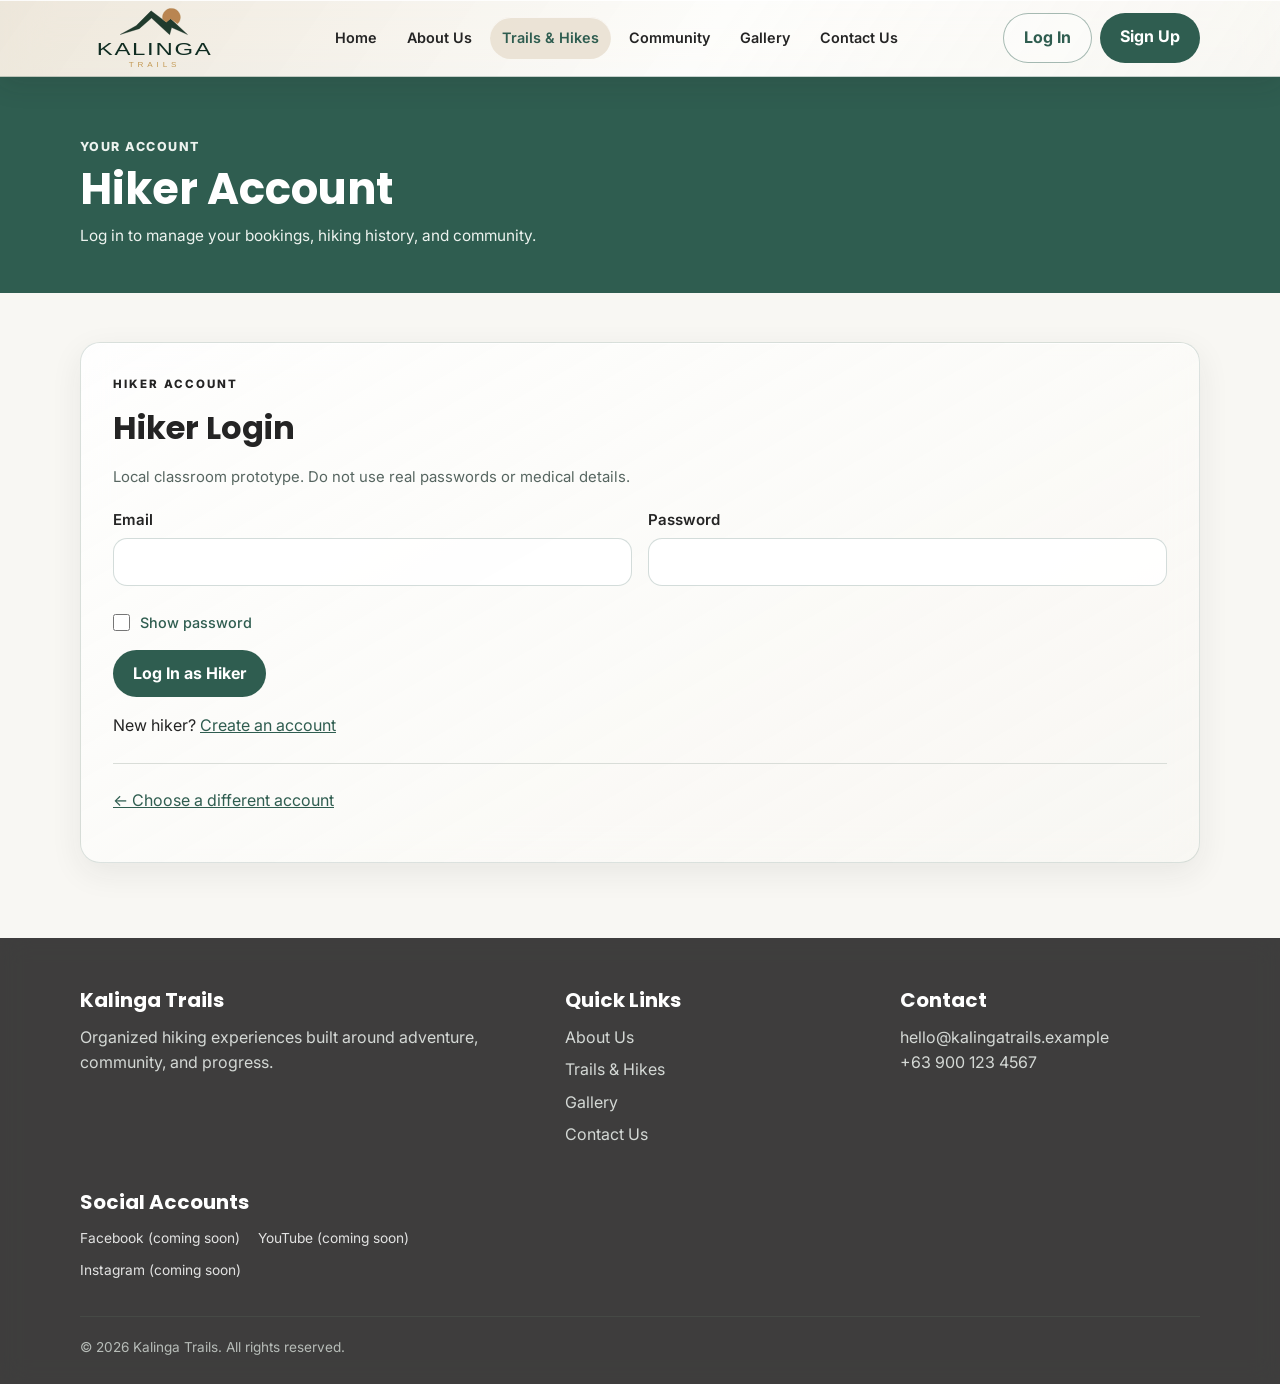
<file: hiker-login.html>
<!doctype html>
<html lang="en">
  <head>
    <meta charset="UTF-8" />
    <meta name="viewport" content="width=device-width,initial-scale=1" />
    <title>Hiker Login / Sign Up | Kalinga Trails</title>
    <link rel="stylesheet" href="style.css" />
    <link rel="stylesheet" href="enhancements.css" />
  </head>
  <body>
    <header class="site-header">
      <nav class="navbar container">
        <a class="logo" href="index.html" aria-label="Kalinga Trails Home">
          <svg
            xmlns="http://www.w3.org/2000/svg"
            class="logo-svg"
            viewBox="240 420 780 430"
            role="img"
            aria-label="Kalinga Trails"
          >
            <path
              d="M400 609 L505 551 L604 452 L704 527 L733 505 L845 609 L740 562 L727 610 L607 500 L526 570 Z"
              fill="#203B2D"
              stroke="#15291F"
              stroke-width="2"
              stroke-linejoin="round"
            />

            <path
              d="M681 507 A59 59 0 1 1 779 538 L733 505 L704 527 Z"
              fill="#B98551"
              stroke="#A97842"
              stroke-width="2"
              stroke-linejoin="round"
            />

            <text
              x="627"
              y="743"
              text-anchor="middle"
              font-family="Arial, Helvetica, sans-serif"
              font-size="112"
              font-weight="500"
              letter-spacing="8"
              fill="#102D22"
              textLength="765"
              lengthAdjust="spacingAndGlyphs"
            >
              KALINGA
            </text>

            <text
              x="627"
              y="824"
              text-anchor="middle"
              font-family="Arial, Helvetica, sans-serif"
              font-size="53"
              font-weight="400"
              letter-spacing="25"
              fill="#C49A57"
              textLength="342"
              lengthAdjust="spacingAndGlyphs"
            >
              TRAILS
            </text>
          </svg>
        </a>
        <input
          type="checkbox"
          id="nav-toggle"
          class="nav-toggle"
          aria-label="Toggle navigation menu"
        />
        <label for="nav-toggle" class="nav-toggle-label"><span></span></label>
        <ul class="nav-links">
          <li><a href="index.html">Home</a></li>
          <li><a href="about.html">About Us</a></li>
          <li><a class="active" href="trails.html">Trails & Hikes</a></li>
          <li><a href="community.html">Community</a></li>
          <li><a href="gallery.html">Gallery</a></li>
          <li><a href="contact.html">Contact Us</a></li>
        </ul>
        <div class="nav-actions">
          <a class="btn btn-outline" href="auth.html">Log In</a
          ><a class="btn btn-primary" href="auth.html?mode=signup">Sign Up</a>
        </div>
      </nav>
    </header>
    <main>
      <section class="page-hero">
        <div class="container">
          <p class="eyebrow">Your account</p>
          <h1>Hiker Account</h1>
          <p>Log in to manage your bookings, hiking history, and community.</p>
        </div>
      </section>
      <section class="section">
        <div class="container"><div id="auth-app"></div></div>
      </section>
    </main>
    <footer class="site-footer">
      <div class="container">
        <div class="footer-grid">
          <div>
            <h3>Kalinga Trails</h3>
            <p>
              Organized hiking experiences built around adventure, community,
              and progress.
            </p>
          </div>
          <div>
            <h3>Quick Links</h3>
            <ul class="footer-links">
              <li><a href="about.html">About Us</a></li>
              <li><a href="trails.html">Trails & Hikes</a></li>
              <li><a href="gallery.html">Gallery</a></li>
              <li><a href="contact.html">Contact Us</a></li>
            </ul>
          </div>
          <div>
            <h3>Contact</h3>
            <p>hello@kalingatrails.example</p>
            <p>+63 900 123 4567</p>
          </div>
          <div>
            <h3>Social Accounts</h3>
            <div class="social-links">
              <span class="kt-social-label">Facebook (coming soon)</span>
              <span class="kt-social-label">YouTube (coming soon)</span>
              <span class="kt-social-label">Instagram (coming soon)</span>
            </div>
          </div>
        </div>
        <p class="copyright">© 2026 Kalinga Trails. All rights reserved.</p>
      </div>
    </footer>
    <script defer src="app.js"></script>
  </body>
</html>
</file>
<file: style.css>
@import url("https://fonts.googleapis.com/css2?family=Inter:wght@400;500;600;700&family=Poppins:wght@600;700;800&display=swap");

:root {
  --forest: #2f5d50;
  --mountain: #486b7a;
  --sand: #e9e1d2;
  --offwhite: #f8f7f3;
  --charcoal: #242424;
  --white: #ffffff;
  --border: #d9ddd8;
  --shadow: 0 8px 24px rgba(36, 36, 36, 0.08);
}

* {
  box-sizing: border-box;
  margin: 0;
  padding: 0;
}

html {
  scroll-behavior: smooth;
}

body {
  font-family: "Inter", sans-serif;
  color: var(--charcoal);
  background: var(--offwhite);
  line-height: 1.6;
}

img {
  width: 100%;
  display: block;
}

a {
  color: inherit;
  text-decoration: none;
}

h1,
h2,
h3,
h4 {
  font-family: "Poppins", sans-serif;
  line-height: 1.2;
}

h1 {
  font-size: clamp(2.2rem, 5vw, 4.5rem);
}

h2 {
  font-size: clamp(1.8rem, 3vw, 2.7rem);
}

h3 {
  font-size: 1.25rem;
}

.container {
  width: min(1120px, 92%);
  margin: auto;
}

.site-header {
  background: var(--white);
  border-bottom: 1px solid var(--border);
  position: sticky;
  top: 0;
  z-index: 10;
}

.navbar {
  min-height: 76px;
  display: flex;
  align-items: center;
  justify-content: space-between;
  gap: 25px;
}

.logo {
  display: flex;
  align-items: center;
  flex-shrink: 0;
  color: var(--forest);
  text-decoration: none;
}

.logo-svg {
  display: block;
  width: 150px;
  height: 65px;
  flex-shrink: 0;
}

.logo-mark {
  width: 38px;
  height: 38px;
  border-radius: 50% 50% 45% 45%;
  background: var(--forest);
  position: relative;
  overflow: hidden;
}

.logo-mark::before {
  content: "";
  position: absolute;
  width: 28px;
  height: 28px;
  background: var(--mountain);
  transform: rotate(45deg);
  left: 5px;
  top: 15px;
}

.logo-mark::after {
  content: "";
  position: absolute;
  width: 20px;
  height: 20px;
  background: var(--sand);
  transform: rotate(45deg);
  left: 12px;
  top: 10px;
}

.nav-links {
  display: flex;
  flex-wrap: wrap;
  justify-content: flex-end;
  gap: 6px;
  list-style: none;
}

.nav-links a {
  display: block;
  padding: 9px 12px;
  border-radius: 8px;
  font-size: 0.9rem;
  font-weight: 600;
}

.nav-links a:hover,
.nav-links a.active {
  background: var(--sand);
  color: var(--forest);
}

.nav-actions {
  display: flex;
  gap: 8px;
}

.btn {
  display: inline-block;
  border: 0;
  border-radius: 9px;
  padding: 12px 19px;
  font-weight: 700;
  font-family: "Inter", sans-serif;
  cursor: pointer;
  text-align: center;

  transition:
    background-color 0.2s ease,
    transform 0.2s ease;
}

.btn:hover {
  transform: translateY(-2px);
}

.btn-primary {
  background: var(--forest);
  color: var(--white);
}

.btn-primary:hover {
  background: #244a40;
}

.btn-secondary {
  background: var(--sand);
  color: var(--forest);
}

.btn-outline {
  border: 1px solid var(--forest);
  color: var(--forest);
  background: transparent;
}

.btn:focus-visible {
  outline: 3px solid var(--mountain);
  outline-offset: 3px;
}
.hero {
  min-height: 590px;
  display: flex;
  align-items: center;
  background:
    linear-gradient(rgba(36, 36, 36, 0.38), rgba(36, 36, 36, 0.48)),
    url("https://images.unsplash.com/photo-1464822759023-fed622ff2c3b?auto=format&fit=crop&w=1800&q=85")
      center/cover;
  color: var(--white);
}

.hero-content {
  max-width: 720px;
  padding: 90px 0;
}

.eyebrow {
  color: var(--sand);
  text-transform: uppercase;
  letter-spacing: 2px;
  font-size: 0.8rem;
  font-weight: 800;
  margin-bottom: 15px;
}

.hero p {
  max-width: 650px;
  margin: 22px 0 30px;
  font-size: 1.08rem;
}

.hero-buttons {
  display: flex;
  flex-wrap: wrap;
  gap: 12px;
}

.section {
  padding: 75px 0;
}

.section-header {
  max-width: 700px;
  margin-bottom: 35px;
}

.section-header p {
  margin-top: 12px;
  color: #5d625e;
}

.section-light {
  background: var(--white);
}

.section-sand {
  background: var(--sand);
}

.cards {
  display: grid;
  grid-template-columns: repeat(3, 1fr);
  gap: 24px;
}

.card {
  background: var(--white);
  border-radius: 15px;
  overflow: hidden;
  box-shadow: var(--shadow);
  border: 1px solid rgba(36, 36, 36, 0.06);
}

.card-image {
  height: 220px;
  object-fit: cover;
}

.card-body {
  padding: 22px;
}

.card-body p {
  color: #606560;
  margin: 10px 0 18px;
}

.card-meta {
  display: flex;
  flex-wrap: wrap;
  gap: 8px;
  margin: 14px 0;
}

.card,
.info-box,
.activity {
  box-shadow: 0 4px 16px rgba(36, 36, 36, 0.06);
  transition:
    transform 0.2s ease,
    box-shadow 0.2s ease;
}

.card:hover {
  transform: translateY(-4px);
  box-shadow: 0 10px 26px rgba(36, 36, 36, 0.12);
}

.tag {
  background: var(--sand);
  color: var(--forest);
  padding: 5px 9px;
  border-radius: 20px;
  font-size: 0.78rem;
  font-weight: 700;
}

.info-grid {
  display: grid;
  grid-template-columns: repeat(4, 1fr);
  gap: 18px;
}

.info-box {
  background: var(--white);
  border-radius: 12px;
  padding: 22px;
  border: 1px solid var(--border);
}

.info-box strong {
  display: block;
  color: var(--forest);
  font-size: 1.5rem;
  font-family: "Poppins", sans-serif;
}

.split {
  display: grid;
  grid-template-columns: 1fr 1fr;
  gap: 45px;
  align-items: center;
}

.split img {
  height: 390px;
  object-fit: cover;
  border-radius: 16px;
}

.feature-list {
  list-style: none;
  margin-top: 20px;
}

.feature-list li {
  margin: 13px 0;
  padding-left: 25px;
  position: relative;
}

.feature-list li::before {
  content: "✓";
  color: var(--forest);
  font-weight: 800;
  position: absolute;
  left: 0;
}

.page-hero {
  padding: 80px 0;
  background: var(--forest);
  color: var(--white);
}

.page-hero p {
  max-width: 680px;
  margin-top: 14px;
  color: #edf3ef;
}

.filters {
  display: flex;
  flex-wrap: wrap;
  gap: 10px;
  margin-bottom: 28px;
}

.filter {
  padding: 9px 15px;
  border-radius: 20px;
  border: 1px solid var(--border);
  background: var(--white);
  color: var(--charcoal);
  font-size: 0.9rem;
}

.details-grid {
  display: grid;
  grid-template-columns: 1.5fr 1fr;
  gap: 35px;
}

.details-image {
  border-radius: 16px;
  height: 460px;
  object-fit: cover;
}

.detail-panel {
  background: var(--white);
  padding: 28px;
  border-radius: 16px;
  box-shadow: var(--shadow);
  align-self: start;
}

.detail-row {
  display: flex;
  justify-content: space-between;
  gap: 20px;
  padding: 13px 0;
  border-bottom: 1px solid var(--border);
}

.detail-row:last-child {
  border-bottom: 0;
}

.gallery {
  display: grid;
  grid-template-columns: repeat(3, 1fr);
  gap: 16px;
}

.gallery img {
  height: 270px;
  object-fit: cover;
  border-radius: 12px;
}

.community-grid {
  display: grid;
  grid-template-columns: 2fr 1fr;
  gap: 24px;
}

.activity {
  background: var(--white);
  border: 1px solid var(--border);
  border-radius: 14px;
  padding: 22px;
  margin-bottom: 16px;
}

.activity-top {
  display: flex;
  justify-content: space-between;
  gap: 10px;
  margin-bottom: 10px;
}

.badge {
  background: var(--forest);
  color: var(--white);
  border-radius: 20px;
  padding: 5px 10px;
  font-size: 0.75rem;
  font-weight: 700;
}

.form-box {
  background: var(--white);
  padding: 30px;
  border-radius: 15px;
  box-shadow: var(--shadow);
}

.form-group {
  margin-bottom: 17px;
}

label {
  display: block;
  font-weight: 700;
  margin-bottom: 7px;
}

input,
textarea,
select {
  width: 100%;
  border: 1px solid #cbd1cc;
  border-radius: 8px;
  padding: 12px;
  font: inherit;
  background: var(--white);
}

textarea {
  min-height: 130px;
  resize: vertical;
}

.faq {
  margin-top: 35px;
}

.faq-item {
  background: var(--white);
  padding: 20px;
  border-bottom: 1px solid var(--border);
}

.site-footer {
  background: var(--charcoal);
  color: var(--white);
  padding: 50px 0 25px;
}

.footer-grid {
  display: grid;
  grid-template-columns: 1.5fr 1fr 1fr;
  gap: 35px;
}

.footer-grid h3 {
  margin-bottom: 13px;
}

.footer-grid p,
.footer-grid a {
  color: #d4d8d5;
}

.footer-links {
  list-style: none;
}

.footer-links li {
  margin: 7px 0;
}

.copyright {
  border-top: 1px solid #454945;
  margin-top: 35px;
  padding-top: 20px;
  color: #b7bcb8;
  font-size: 0.85rem;
}

.cta {
  text-align: center;
  background: var(--mountain);
  color: var(--white);
  border-radius: 18px;
  padding: 55px 25px;
}

.cta p {
  margin: 12px auto 24px;
  max-width: 650px;
}

/* Glass Morphism */
.site-header {
  background: rgba(255, 255, 255, 0.72);
  backdrop-filter: blur(14px);
  -webkit-backdrop-filter: blur(14px);
}

.card,
.info-box,
.activity,
.form-box,
.detail-panel,
.faq-item,
.filter {
  background: rgba(255, 255, 255, 0.62);
  border: 1px solid rgba(255, 255, 255, 0.45);
  backdrop-filter: blur(12px);
  -webkit-backdrop-filter: blur(12px);
}

.card,
.info-box,
.activity,
.form-box,
.detail-panel {
  box-shadow: 0 8px 28px rgba(36, 36, 36, 0.1);
}

.site-footer {
  background: rgba(36, 36, 36, 0.88);
  backdrop-filter: blur(14px);
  -webkit-backdrop-filter: blur(14px);
}

.social-links {
  display: flex;
  flex-wrap: wrap;
  gap: 10px;
  margin-top: 12px;
}

.social-links a {
  display: inline-block;
  padding: 8px 12px;
  border: 1px solid rgba(255, 255, 255, 0.25);
  border-radius: 10px;
  background: rgba(255, 255, 255, 0.08);
  color: #d4d8d5;
  backdrop-filter: blur(8px);
  -webkit-backdrop-filter: blur(8px);
  transition:
    background-color 0.2s ease,
    transform 0.2s ease;
}

.social-links a:hover {
  background: rgba(255, 255, 255, 0.16);
  transform: translateY(-2px);
}

/* ===== Hamburger toggle (hidden on desktop and tablet) ===== */
.nav-toggle {
  position: absolute;
  opacity: 0;
  pointer-events: none;
}

.nav-toggle-label {
  display: none;
}

/* ===== Responsive: Tablet landscape (header) ===== */
@media (max-width: 1024px) {
  .navbar {
    flex-wrap: wrap;
    align-items: center;
    justify-content: space-between;
    gap: 6px 12px;
    padding: 10px 0;
    min-height: auto;
  }

  .nav-actions {
    order: 2;
  }

  .nav-links {
    order: 3;
    width: 100%;
    flex-wrap: wrap;
    justify-content: flex-start;
    gap: 4px;
  }
}

/* ===== Responsive: Tablet ===== */
@media (max-width: 900px) {
  .cards {
    grid-template-columns: repeat(2, 1fr);
  }

  .info-grid {
    grid-template-columns: repeat(2, 1fr);
  }

  .split,
  .details-grid,
  .community-grid {
    grid-template-columns: 1fr;
  }

  .footer-grid {
    grid-template-columns: 1fr 1fr;
  }
}

/* ===== Responsive: Mobile ===== */
@media (max-width: 600px) {
  .container {
    width: min(92%, 520px);
  }

  /* Header */
  .site-header {
    position: static;
  }

  .logo-svg {
    width: 110px;
    height: 48px;
  }

  /* Hamburger button */
  .nav-toggle-label {
    display: flex;
    align-items: center;
    justify-content: center;
    order: 1;
    width: 44px;
    height: 44px;
    border-radius: 8px;
    cursor: pointer;
  }

  .nav-toggle:focus-visible + .nav-toggle-label {
    outline: 3px solid var(--mountain);
    outline-offset: 2px;
  }

  .nav-toggle-label span,
  .nav-toggle-label span::before,
  .nav-toggle-label span::after {
    display: block;
    width: 24px;
    height: 3px;
    border-radius: 2px;
    background: var(--forest);
    transition:
      transform 0.2s ease,
      background-color 0.2s ease;
  }

  .nav-toggle-label span {
    position: relative;
  }

  .nav-toggle-label span::before,
  .nav-toggle-label span::after {
    content: "";
    position: absolute;
    left: 0;
  }

  .nav-toggle-label span::before {
    top: -8px;
  }

  .nav-toggle-label span::after {
    top: 8px;
  }

  .nav-toggle:checked + .nav-toggle-label span {
    background: transparent;
  }

  .nav-toggle:checked + .nav-toggle-label span::before {
    transform: translateY(8px) rotate(45deg);
  }

  .nav-toggle:checked + .nav-toggle-label span::after {
    transform: translateY(-8px) rotate(-45deg);
  }

  .nav-links,
  .nav-actions {
    display: none;
    width: 100%;
  }

  .nav-links {
    order: 2;
    grid-template-columns: 1fr;
    gap: 6px;
    padding-top: 6px;
  }

  .nav-actions {
    order: 3;
    padding-bottom: 6px;
  }

  .nav-actions .btn {
    flex: 1;
  }

  .nav-toggle:checked ~ .nav-links {
    display: grid;
  }

  .nav-toggle:checked ~ .nav-actions {
    display: flex;
  }

  .nav-links a {
    padding: 12px;
    font-size: 0.95rem;
    text-align: center;
    background: var(--offwhite);
  }

  /* Hero */
  .hero {
    min-height: 420px;
  }

  .hero-content {
    padding: 48px 0;
  }

  .hero p {
    margin: 16px 0 22px;
    font-size: 1rem;
  }

  .hero-buttons .btn {
    width: 100%;
  }

  /* Sections */
  .section {
    padding: 40px 0;
  }

  .section-header {
    margin-bottom: 24px;
  }

  .cards,
  .info-grid,
  .gallery,
  .footer-grid {
    grid-template-columns: 1fr;
  }

  /* Cards and images */
  .card-body {
    padding: 18px;
  }

  .card-image {
    height: 180px;
  }

  .split img,
  .details-image {
    height: 220px;
  }

  .gallery img {
    height: 200px;
  }

  .page-hero {
    padding: 48px 0;
  }

  /* CTA and footer */
  .cta {
    padding: 36px 18px;
  }

  .site-footer {
    padding: 36px 0 20px;
  }

  .footer-grid {
    gap: 22px;
  }
}

html {
  scroll-padding-top: 85px;
}
body {
  overflow-x: hidden;
}
button,
input,
select,
textarea {
  font: inherit;
}
button {
  cursor: pointer;
}
button:disabled,
[aria-disabled="true"] {
  opacity: 0.55;
  pointer-events: none;
}
:focus-visible {
  outline: 3px solid var(--mountain);
  outline-offset: 3px;
}
.card,
.detail-panel,
.form-box {
  min-width: 0;
}
.card {
  display: flex;
  flex-direction: column;
  height: 100%;
  overflow: hidden;
}
.card-body {
  display: flex;
  flex-direction: column;
  gap: 10px;
  flex: 1;
}
.card-body .btn {
  margin-top: auto;
  align-self: flex-start;
}
.card-meta {
  flex-wrap: wrap;
  gap: 8px;
}
.card-image {
  object-fit: cover;
}
.details-grid > * {
  min-width: 0;
}
.detail-row {
  gap: 12px;
  overflow-wrap: anywhere;
}
.detail-row span {
  text-align: right;
}
.navbar {
  gap: 14px;
}
.nav-actions {
  gap: 8px;
}
.nav-links {
  min-width: 0;
}
.nav-actions .btn {
  white-space: nowrap;
}
.kt-link {
  color: var(--forest);
  text-decoration: underline;
}
.kt-muted {
  color: #576661;
  font-size: 0.93rem;
}
.kt-wide {
  width: 100%;
  margin-top: 22px;
  display: inline-flex;
  justify-content: center;
}
.kt-separator {
  border: 0;
  border-top: 1px solid var(--border);
  margin: 24px 0;
}
.kt-actions {
  display: flex;
  flex-wrap: wrap;
  gap: 10px;
  align-items: center;
  margin-top: 12px;
}
.kt-actions .btn {
  font-size: 0.9rem;
}
.kt-filter-row {
  display: flex;
  flex-wrap: wrap;
  gap: 14px;
  margin: 0 0 24px;
  align-items: end;
}
.kt-filter-row label {
  display: grid;
  gap: 5px;
  font-weight: 600;
  flex: 1;
  min-width: 170px;
}
.kt-filter-row input,
.kt-filter-row select {
  border: 1px solid var(--border);
  background: white;
  padding: 12px;
  border-radius: 9px;
  width: 100%;
  min-height: 46px;
}
.kt-panel {
  background: white;
  border: 1px solid var(--border);
  border-radius: 14px;
  padding: clamp(20px, 3vw, 32px);
  box-shadow: var(--shadow);
  min-width: 0;
}
.kt-panel > h2 {
  font-size: clamp(1.5rem, 2.5vw, 2rem);
  margin-bottom: 18px;
}
.kt-panel > h3 {
  font-size: 1.1rem;
  margin: 24px 0 12px;
}
.kt-panel > p {
  margin-bottom: 16px;
}
.kt-fields {
  display: grid;
  grid-template-columns: repeat(2, minmax(0, 1fr));
  gap: 16px;
  margin: 18px 0;
}
.kt-field {
  display: flex;
  flex-direction: column;
  gap: 6px;
  font-size: 0.94rem;
  font-weight: 600;
  min-width: 0;
}
.kt-field input,
.kt-field textarea,
.kt-field select,
.kt-comment-form input {
  width: 100%;
  border: 1px solid #bdc9c3;
  border-radius: 8px;
  padding: 11px 12px;
  background: #fff;
  color: var(--charcoal);
  font-weight: 400;
  min-height: 44px;
}
.kt-field textarea {
  resize: vertical;
}
.kt-full {
  grid-column: 1/-1;
}
.kt-check {
  display: flex;
  gap: 8px;
  align-items: start;
  margin: 15px 0 20px;
}
.kt-check input {
  margin-top: 6px;
}
.kt-auth {
  max-width: 630px;
  margin: auto;
}
.kt-dashboard {
  display: grid;
  grid-template-columns: 240px minmax(0, 1fr);
  gap: 24px;
  align-items: start;
}
.kt-sidebar {
  background: white;
  border: 1px solid var(--border);
  border-radius: 14px;
  padding: 14px;
  position: sticky;
  top: 90px;
}
.kt-user {
  padding: 13px;
  border-bottom: 1px solid var(--border);
  margin-bottom: 8px;
}
.kt-user p {
  font-size: 0.75rem;
  color: var(--mountain);
}
.kt-sidebar nav {
  display: grid;
  gap: 3px;
}
.kt-sidebar a {
  display: block;
  padding: 11px 12px;
  border-radius: 8px;
  font-weight: 600;
  font-size: 0.9rem;
  transition: background 0.15s;
}
.kt-sidebar a:hover,
.kt-sidebar a.selected {
  background: var(--sand);
  color: var(--forest);
}
.kt-dashboard-content {
  min-width: 0;
}
.kt-stats {
  display: grid;
  grid-template-columns: repeat(auto-fit, minmax(135px, 1fr));
  gap: 12px;
  margin-bottom: 20px;
}
.kt-stat {
  padding: 18px;
  border: 1px solid var(--border);
  border-radius: 10px;
  background: var(--offwhite);
  display: grid;
  gap: 6px;
}
.kt-stat span {
  font-size: 0.8rem;
  color: #53665d;
}
.kt-stat strong {
  font-family: Poppins, sans-serif;
  font-size: 1.6rem;
  color: var(--forest);
  overflow-wrap: anywhere;
}
.kt-item {
  display: flex;
  align-items: start;
  justify-content: space-between;
  gap: 15px;
  padding: 16px 0;
  border-bottom: 1px solid var(--border);
  min-width: 0;
}
.kt-item:last-child {
  border-bottom: 0;
}
.kt-item > * {
  min-width: 0;
}
.kt-item p {
  margin: 5px 0;
  overflow-wrap: anywhere;
}
.kt-grow {
  width: 100%;
}
.kt-participant {
  display: grid;
  grid-template-columns: minmax(100px, 1fr) minmax(140px, 1fr) minmax(
      140px,
      1fr
    );
  gap: 12px;
  align-items: center;
  padding: 14px 0;
  border-bottom: 1px solid var(--border);
}
.kt-participant .kt-field {
  font-size: 0.8rem;
}
.kt-profile-top {
  display: flex;
  gap: 18px;
  align-items: center;
  flex-wrap: wrap;
}
.kt-avatar {
  width: 88px;
  height: 88px;
  object-fit: cover;
  border-radius: 50%;
  border: 2px solid var(--forest);
}
.kt-avatar-fallback {
  display: grid;
  place-items: center;
  background: var(--sand);
  font-size: 2.4rem;
}
.kt-post {
  display: block;
}
.kt-post-photo {
  max-height: 380px;
  object-fit: cover;
  border-radius: 10px;
  margin: 12px 0;
}
.kt-comments {
  margin: 12px 0;
}
.kt-comment-form {
  display: flex;
  gap: 8px;
}
.kt-comment-form input {
  flex: 1;
  min-width: 0;
}
.kt-comment-form button {
  flex-shrink: 0;
}
.kt-gallery-item {
  position: relative;
  border: 0;
  padding: 0;
  text-align: left;
  background: var(--sand);
  border-radius: 9px;
  overflow: hidden;
  min-width: 0;
}
.kt-gallery-item img {
  height: 240px;
  object-fit: cover;
  transition: transform 0.2s;
}
.kt-gallery-item:hover img {
  transform: scale(1.035);
}
.kt-gallery-item span {
  position: absolute;
  bottom: 0;
  left: 0;
  right: 0;
  padding: 10px 13px;
  color: white;
  background: linear-gradient(transparent, rgba(0, 0, 0, 0.7));
  font-size: 0.85rem;
}
.kt-modal {
  border: 0;
  border-radius: 14px;
  padding: 25px;
  max-width: min(900px, 95vw);
  max-height: 90vh;
  box-shadow: 0 20px 65px #0005;
}
.kt-modal::backdrop {
  background: #0009;
}
.kt-modal-close {
  float: right;
  background: none;
  border: 0;
  font-size: 2rem;
  line-height: 1;
  padding: 0 0 10px 12px;
}
.kt-modal-image {
  max-height: 72vh;
  object-fit: contain;
}
.kt-modal p {
  padding-top: 10px;
}
#kt-toast {
  position: fixed;
  bottom: 24px;
  right: 24px;
  background: var(--forest);
  color: white;
  padding: 14px 18px;
  border-radius: 10px;
  z-index: 99;
  max-width: 340px;
  box-shadow: var(--shadow);
  opacity: 0;
  transform: translateY(15px);
  pointer-events: none;
  transition: 0.2s;
}
#kt-toast.show {
  opacity: 1;
  transform: translateY(0);
}
#kt-toast.error {
  background: #8c3b35;
}
progress {
  accent-color: var(--forest);
  max-width: 130px;
}
@media (max-width: 900px) {
  .kt-dashboard {
    grid-template-columns: 1fr;
  }
  .kt-sidebar {
    position: static;
  }
  .kt-sidebar nav {
    display: flex;
    overflow-x: auto;
    gap: 6px;
    scrollbar-width: thin;
    padding-bottom: 6px;
  }
  .kt-sidebar nav a {
    white-space: nowrap;
  }
  .kt-user {
    padding: 8px 12px;
  }
  .kt-stats {
    grid-template-columns: repeat(2, minmax(0, 1fr));
  }
}
@media (max-width: 600px) {
  .kt-panel {
    padding: 18px;
  }
  .kt-fields {
    grid-template-columns: 1fr;
  }
  .kt-participant {
    grid-template-columns: 1fr;
  }
  .kt-item {
    flex-direction: column;
    gap: 8px;
  }
  .kt-comment-form {
    flex-wrap: wrap;
  }
  .kt-filter-row label {
    min-width: 100%;
  }
  .kt-stats {
    grid-template-columns: repeat(2, minmax(0, 1fr));
  }
  .kt-dashboard {
    gap: 14px;
  }
  .nav-actions .btn {
    font-size: 0.85rem;
  }
  .kt-item .kt-actions {
    margin-top: 0;
  }
}
@media (prefers-reduced-motion: reduce) {
  *,
  *::before,
  *::after {
    scroll-behavior: auto !important;
    transition: none !important;
  }
}
.kt-social-label {
  display: inline-block;
  font-size: 0.86rem;
  opacity: 0.85;
  margin-right: 8px;
}
.kt-items {
  margin-bottom: 20px;
}
.kt-post h3 {
  margin: 0 0 8px;
}

/* Dashboard-only: compact banner and proportionate content spacing. */
body.kt-dashboard-page .page-hero {
  padding: clamp(22px, 3vw, 42px) 0;
}
body.kt-dashboard-page .page-hero .eyebrow {
  margin: 0 0 6px;
  font-size: 0.76rem;
  letter-spacing: 0.14em;
}
body.kt-dashboard-page .page-hero h1 {
  font-size: clamp(1.85rem, 3.1vw, 2.8rem);
  line-height: 1.18;
  margin: 0;
}
body.kt-dashboard-page .page-hero p:not(.eyebrow) {
  margin-top: 8px;
  font-size: 0.96rem;
}
body.kt-dashboard-page main > .section {
  padding-top: clamp(20px, 3vw, 38px);
  padding-bottom: clamp(30px, 4vw, 55px);
}
body.kt-dashboard-page .kt-sidebar {
  top: 96px;
}
body.kt-dashboard-page .kt-dashboard-content {
  min-height: 270px;
}
body.kt-dashboard-page .kt-sidebar a:focus-visible {
  outline-offset: -2px;
}
@media (max-width: 600px) {
  body.kt-dashboard-page .page-hero {
    padding: 20px 0 24px;
  }
  body.kt-dashboard-page .page-hero h1 {
    font-size: 1.75rem;
  }
  body.kt-dashboard-page main > .section {
    padding-top: 18px;
  }
}

/* 2026 UI pass: shared compact inner-page banners. Home hero is untouched. */
body:not(.kt-dashboard-page) .page-hero {
  padding: clamp(26px, 3.6vw, 52px) 0;
}
body:not(.kt-dashboard-page) .page-hero h1 {
  font-size: clamp(1.85rem, 3.4vw, 3rem);
  line-height: 1.16;
  max-width: 900px;
  overflow-wrap: break-word;
}
body:not(.kt-dashboard-page) .page-hero .eyebrow {
  font-size: 0.78rem;
  letter-spacing: 0.12em;
  margin-bottom: 7px;
}
body:not(.kt-dashboard-page) .page-hero p:not(.eyebrow) {
  margin-top: 9px;
  font-size: clamp(0.9rem, 1.2vw, 1rem);
  line-height: 1.55;
}
body:not(.kt-dashboard-page) .page-hero + .section {
  padding-top: clamp(25px, 3.8vw, 50px);
}
body.kt-dashboard-page .page-hero {
  padding: clamp(20px, 2.6vw, 36px) 0;
}
body.kt-dashboard-page .page-hero h1 {
  font-size: clamp(1.75rem, 2.7vw, 2.5rem);
}
/* Clearer targets and softer state changes, maintaining the original colors. */
.kt-sidebar nav a {
  min-height: 42px;
  display: flex;
  align-items: center;
  gap: 6px;
  transition:
    background-color 0.16s ease,
    color 0.16s ease;
}
.kt-sidebar nav a.selected {
  box-shadow: inset 3px 0 0 var(--forest);
}
.kt-dashboard-content .kt-panel {
  max-width: 100%;
}
.kt-dashboard-content .kt-panel > h2 {
  line-height: 1.2;
  overflow-wrap: anywhere;
}
.kt-dashboard-content {
  min-height: 400px;
}
.kt-panel form .btn {
  min-height: 43px;
}
.kt-panel input,
.kt-panel select,
.kt-panel textarea {
  max-width: 100%;
}
.kt-fields .kt-field {
  min-width: 0;
}
.kt-actions {
  row-gap: 10px;
}
.kt-actions .btn {
  min-height: 42px;
  display: inline-flex;
  align-items: center;
  justify-content: center;
  text-align: center;
}
.kt-field input:focus,
.kt-field select:focus,
.kt-field textarea:focus,
.kt-filter-row input:focus,
.kt-filter-row select:focus {
  outline: 2px solid var(--mountain);
  outline-offset: 1px;
  border-color: var(--forest);
}
.kt-item {
  overflow-wrap: anywhere;
}
.kt-item .kt-actions {
  flex-shrink: 0;
}
.kt-stat {
  min-width: 0;
}
.kt-dashboard-content [role="status"] {
  font-size: 0.85rem;
  color: var(--mountain);
  margin: 0 0 12px;
}
@media (max-width: 1024px) {
  .navbar .nav-actions .btn {
    padding-inline: 12px;
  }
}
@media (max-width: 900px) {
  .kt-sidebar {
    padding: 12px;
  }
  .kt-sidebar nav {
    display: flex;
    overflow-x: auto;
    scroll-snap-type: x proximity;
    gap: 5px;
    padding-bottom: 7px;
  }
  .kt-sidebar nav a {
    scroll-snap-align: start;
    flex: 0 0 auto;
    padding: 10px 12px;
  }
  .kt-dashboard-content {
    min-height: 320px;
  }
  .kt-panel > h2 {
    font-size: clamp(1.4rem, 3vw, 1.85rem);
  }
}
@media (max-width: 600px) {
  body:not(.kt-dashboard-page) .page-hero {
    padding: 24px 0 28px;
  }
  body:not(.kt-dashboard-page) .page-hero h1 {
    font-size: clamp(1.6rem, 6vw, 2rem);
  }
  body.kt-dashboard-page .page-hero {
    padding: 20px 0 24px;
  }
  body.kt-dashboard-page .page-hero h1 {
    font-size: 1.75rem;
  }
  .kt-sidebar {
    border-radius: 12px;
  }
  .kt-panel {
    border-radius: 12px;
  }
  .kt-dashboard-content {
    min-height: 260px;
  }
  .kt-item .kt-actions {
    width: 100%;
    flex-wrap: wrap;
  }
  .kt-item .kt-actions .btn {
    flex: 1 1 auto;
  }
  .kt-stats {
    grid-template-columns: repeat(2, minmax(0, 1fr));
    gap: 9px;
  }
  .kt-stat {
    padding: 13px;
  }
  .kt-stat strong {
    font-size: clamp(1.2rem, 5vw, 1.55rem);
  }
  .kt-filter-row {
    gap: 10px;
  }
  .kt-comment-form input {
    flex-basis: 100%;
  }
  .kt-comment-form button {
    width: 100%;
  }
}
@media (prefers-reduced-motion: reduce) {
  .kt-sidebar nav a {
    transition: none;
  }
}

/* Community page refinements */
.kt-community-layout {
  display: grid;
  grid-template-columns: minmax(0, 1.65fr) minmax(280px, 0.9fr);
  gap: 28px;
  align-items: start;
}
.kt-community-main,
.kt-community-sidebar {
  min-width: 0;
}
.kt-community-sidebar {
  display: grid;
  gap: 18px;
}
.kt-community-heading {
  margin-bottom: 18px;
}
.kt-community-intro {
  margin-bottom: 18px;
}
.kt-community-summary {
  display: grid;
  grid-template-columns: repeat(3, minmax(0, 1fr));
  gap: 12px;
}
.kt-summary-card {
  background: var(--offwhite);
  border: 1px solid var(--border);
  border-radius: 12px;
  padding: 16px;
}
.kt-summary-card strong {
  display: block;
  margin-bottom: 6px;
  font-family: Poppins, sans-serif;
  color: var(--charcoal);
}
.kt-summary-card p {
  margin: 0;
  color: #5b6863;
  font-size: 0.94rem;
  line-height: 1.5;
}
.kt-post-list {
  display: grid;
  gap: 18px;
}
.kt-post-card {
  background: var(--white);
  border: 1px solid var(--border);
  border-radius: 14px;
  padding: 20px;
  box-shadow: var(--shadow);
}
.kt-post-header {
  display: flex;
  justify-content: space-between;
  align-items: flex-start;
  gap: 14px;
  margin-bottom: 10px;
}
.kt-post-author h3 {
  margin: 0;
  font-size: 1.2rem;
}
.kt-post-meta {
  margin: 4px 0 0;
  color: #65716c;
  font-size: 0.9rem;
}
.kt-post-text {
  margin: 0 0 12px;
  line-height: 1.65;
  color: var(--charcoal);
}
.kt-post-photo {
  display: block;
  width: 100%;
  aspect-ratio: 16/9;
  max-height: 300px;
  object-fit: cover;
  border-radius: 12px;
  margin: 0 0 14px;
}
.kt-post-actions {
  padding-top: 12px;
  border-top: 1px solid var(--border);
  margin-top: 4px;
}
.kt-comments {
  margin: 12px 0 0;
  display: grid;
  gap: 8px;
}
.kt-comments p {
  margin: 0;
  padding: 10px 12px;
  background: var(--offwhite);
  border-radius: 10px;
  line-height: 1.5;
}
.kt-comment-form {
  margin-top: 12px;
}
.kt-badge-card {
  border: 1px solid var(--border);
  border-radius: 12px;
  padding: 16px;
  background: var(--offwhite);
}
.kt-badge-card + .kt-badge-card {
  margin-top: 12px;
}
.kt-badge-card h4 {
  margin: 10px 0 8px;
  font-size: 1.05rem;
}
.kt-badge-card p {
  margin: 0;
  color: #5b6863;
  line-height: 1.5;
}
.kt-community-tips {
  margin: 0;
  padding-left: 18px;
  display: grid;
  gap: 10px;
  color: #495652;
}
.kt-community-tips li {
  line-height: 1.5;
}
body.community-page .activity {
  padding: 18px;
  margin-bottom: 12px;
}
body.community-page .activity:last-child {
  margin-bottom: 0;
}
@media (max-width: 1100px) {
  .kt-community-layout {
    grid-template-columns: minmax(0, 1.45fr) minmax(260px, 0.85fr);
  }
  .kt-summary-card {
    padding: 14px;
  }
  .kt-post-photo {
    max-height: 270px;
  }
}
@media (max-width: 900px) {
  .kt-community-layout,
  .kt-community-summary {
    grid-template-columns: 1fr;
  }
  .kt-community-sidebar {
    order: 2;
  }
  .kt-community-main {
    order: 1;
  }
  .kt-post-card {
    padding: 18px;
  }
  .kt-post-photo {
    max-height: 240px;
  }
}
@media (max-width: 640px) {
  .kt-post-header {
    flex-direction: column;
    align-items: flex-start;
  }
  .kt-post-photo {
    max-height: 210px;
  }
  .kt-comment-form {
    flex-direction: column;
  }
  .kt-comment-form button {
    width: 100%;
  }
}

/* Administrator booking detail review – original Kalinga Trails palette retained. */
.kt-booking-row {
  align-items: center;
}
.kt-booking-summary {
  min-width: 0;
  flex: 1 1 280px;
  overflow-wrap: anywhere;
}
.kt-booking-row .kt-actions {
  justify-content: flex-end;
}
.kt-booking-dialog {
  width: min(760px, calc(100% - 24px));
  max-width: 760px;
  padding: 0;
  overflow: auto;
  overscroll-behavior: contain;
  max-height: min(88vh, 900px);
  border: 1px solid var(--border);
  border-radius: 16px;
}
.kt-booking-dialog .kt-modal-close {
  position: sticky;
  top: 0;
  float: right;
  z-index: 2;
  margin: 12px 14px 0 0;
  background: var(--white);
  border-radius: 9px;
  width: 38px;
  height: 38px;
  padding: 0;
  box-shadow: 0 2px 10px #0002;
}
.kt-booking-detail {
  padding: 28px;
  clear: both;
}
.kt-booking-detail-head {
  display: flex;
  align-items: flex-start;
  justify-content: space-between;
  gap: 14px;
  margin-bottom: 18px;
}
.kt-booking-detail-head h2 {
  font-size: clamp(1.35rem, 3vw, 1.9rem);
  margin: 4px 0 6px;
}
.kt-booking-detail-head p {
  margin: 0;
}
.kt-booking-detail-section {
  padding: 18px 0;
  border-top: 1px solid var(--border);
}
.kt-booking-detail-section h3 {
  font-size: 1.04rem;
  margin: 0 0 14px;
}
.kt-booking-facts {
  display: grid;
  grid-template-columns: repeat(2, minmax(0, 1fr));
  gap: 15px 20px;
  margin: 0;
}
.kt-booking-fact {
  min-width: 0;
}
.kt-booking-fact dt {
  font-size: 0.82rem;
  color: #53665d;
  margin-bottom: 4px;
}
.kt-booking-fact dd {
  margin: 0;
  font-weight: 600;
  overflow-wrap: anywhere;
  white-space: pre-wrap;
}
.kt-booking-participants {
  display: grid;
  gap: 9px;
}
.kt-booking-participant {
  display: flex;
  align-items: center;
  flex-wrap: wrap;
  gap: 6px 10px;
  padding: 12px 14px;
  background: var(--offwhite);
  border: 1px solid var(--border);
  border-radius: 10px;
}
.kt-booking-participant small {
  color: #53665d;
  flex-basis: 100%;
}
.kt-booking-detail-actions {
  display: flex;
  gap: 10px;
  justify-content: flex-end;
  flex-wrap: wrap;
  padding-top: 16px;
  border-top: 1px solid var(--border);
}
@media (max-width: 700px) {
  .kt-booking-row {
    align-items: stretch;
    flex-direction: column;
  }
  .kt-booking-row .kt-actions {
    justify-content: flex-start;
    width: 100%;
  }
  .kt-booking-dialog {
    max-height: 94vh;
  }
  .kt-booking-detail {
    padding: 18px;
  }
  .kt-booking-facts {
    grid-template-columns: 1fr;
  }
  .kt-booking-detail-actions .btn {
    flex: 1 1 140px;
  }
}

/* 2026 refined glass surfaces + rounded iOS-inspired controls. All existing brand colors stay. */
:root {
  --kt-glass: rgba(255, 255, 255, 0.86);
  --kt-glass-strong: rgba(255, 255, 255, 0.94);
  --kt-glass-line: rgba(47, 93, 80, 0.13);
  --kt-glass-shadow:
    0 12px 36px rgba(36, 36, 36, 0.08), inset 0 1px 0 rgba(255, 255, 255, 0.75);
}
/* The opaque background is a readable fallback on browsers without backdrop-filter. */
.site-header {
  background: var(--kt-glass-strong);
  border-bottom: 1px solid var(--kt-glass-line);
  -webkit-backdrop-filter: blur(16px) saturate(135%);
  backdrop-filter: blur(16px) saturate(135%);
}
.card,
.kt-panel,
.kt-sidebar,
.activity,
.form-box,
.detail-panel,
.kt-post-card,
.kt-badge-card,
.kt-summary-card,
.kt-stat {
  border-radius: 20px;
  border-color: var(--kt-glass-line);
  background: var(--kt-glass);
  box-shadow: var(--kt-glass-shadow);
  -webkit-backdrop-filter: blur(13px) saturate(115%);
  backdrop-filter: blur(13px) saturate(115%);
}
.kt-panel,
.kt-sidebar,
.kt-post-card {
  background: var(--kt-glass-strong);
}
.kt-sidebar nav a,
.nav-links a {
  border-radius: 999px;
}
.kt-sidebar nav a.selected,
.nav-links a.active {
  background: var(--sand);
  color: var(--forest);
}
.btn,
.kt-actions .btn,
.kt-panel form .btn,
.nav-actions .btn {
  border-radius: 999px;
  min-height: 44px;
  padding: 11px 20px;
  transition:
    transform 0.17s ease,
    box-shadow 0.17s ease,
    background-color 0.17s ease;
}
.btn:active {
  transform: scale(0.98);
}
@media (hover: hover) {
  .btn:hover {
    box-shadow: 0 4px 14px rgba(47, 93, 80, 0.13);
  }
}
.kt-field input,
.kt-field select,
.kt-field textarea,
.kt-filter-row input,
.kt-filter-row select,
.form-group input,
.form-group textarea,
.form-group select,
.kt-comment-form input {
  border-radius: 14px;
  background: rgba(255, 255, 255, 0.94);
  border-color: rgba(47, 93, 80, 0.21);
}
.kt-show-password {
  display: flex;
  align-items: center;
  gap: 10px;
  margin: 4px 0 16px;
  font-size: 0.9rem;
  font-weight: 500;
  color: var(--forest);
  cursor: pointer;
}
.kt-show-password input {
  accent-color: var(--forest);
  width: 17px;
  height: 17px;
  cursor: pointer;
}
/* Center native <dialog> in the viewport, not its parent or the underlying page. */
dialog.kt-modal,
dialog.kt-modal.kt-booking-dialog {
  position: fixed;
  inset: 0;
  top: 0;
  right: 0;
  bottom: 0;
  left: 0;
  margin: auto;
  transform: none;
  width: min(780px, calc(100vw - 32px));
  max-width: calc(100vw - 32px);
  height: auto;
  max-height: calc(100dvh - 32px);
  border: 1px solid var(--kt-glass-line);
  border-radius: 24px;
  padding: 0;
  background: var(--kt-glass-strong);
  box-shadow:
    0 26px 85px rgba(36, 36, 36, 0.23),
    inset 0 1px 0 rgba(255, 255, 255, 0.9);
  -webkit-backdrop-filter: blur(24px) saturate(145%);
  backdrop-filter: blur(24px) saturate(145%);
  overflow: auto;
  overscroll-behavior: contain;
}
dialog.kt-modal::backdrop {
  background: rgba(36, 36, 36, 0.48);
  -webkit-backdrop-filter: blur(4px);
  backdrop-filter: blur(4px);
}
dialog.kt-booking-dialog .kt-booking-detail {
  padding: 28px 30px 30px;
}
dialog.kt-booking-dialog .kt-modal-close {
  position: sticky;
  top: 12px;
  float: right;
  z-index: 5;
  width: 44px;
  height: 44px;
  margin: 12px 14px -44px 0;
  border-radius: 50%;
  background: var(--kt-glass-strong);
  border: 1px solid var(--kt-glass-line);
  color: var(--charcoal);
  box-shadow: 0 3px 14px rgba(36, 36, 36, 0.1);
  -webkit-backdrop-filter: blur(16px);
  backdrop-filter: blur(16px);
}
.kt-booking-detail-head {
  padding-right: 50px;
}
.kt-booking-detail-head .tag {
  border-radius: 999px;
}
.kt-booking-detail-section {
  padding: 20px 0;
}
.kt-booking-participant {
  border-radius: 14px;
  background: rgba(248, 247, 243, 0.84);
}
.kt-booking-detail-actions {
  background: var(--kt-glass-strong);
  position: sticky;
  bottom: -30px;
  padding: 14px 0;
  z-index: 2;
}
/* Native modal photo viewer can also be centered and comfortably padded. */
dialog.kt-modal:not(.kt-booking-dialog) {
  padding: 24px;
  max-width: min(900px, calc(100vw - 32px));
}
dialog.kt-modal:not(.kt-booking-dialog) .kt-modal-close {
  border-radius: 50%;
  background: var(--sand);
  width: 42px;
  height: 42px;
}
@media (max-width: 700px) {
  dialog.kt-modal,
  dialog.kt-modal.kt-booking-dialog {
    width: calc(100vw - 20px);
    max-width: calc(100vw - 20px);
    max-height: calc(100dvh - 20px);
    border-radius: 20px;
  }
  dialog.kt-booking-dialog .kt-booking-detail {
    padding: 22px 18px 20px;
  }
  .kt-booking-detail-head {
    padding-right: 40px;
  }
  dialog.kt-booking-dialog .kt-modal-close {
    width: 40px;
    height: 40px;
    margin: 9px 9px -40px 0;
  }
  .kt-booking-detail-actions {
    bottom: -20px;
    justify-content: stretch;
  }
  .kt-booking-detail-actions .btn {
    flex: 1 1 100%;
  }
  .card,
  .kt-panel,
  .kt-sidebar,
  .activity,
  .form-box,
  .detail-panel,
  .kt-post-card {
    border-radius: 18px;
  }
  .btn,
  .kt-actions .btn {
    min-height: 44px;
  }
}
@media (prefers-reduced-motion: reduce) {
  .btn {
    transition: none;
  }
}

/* === Mobile layout restoration and visible glass navigation (2026-11) ===
   Additive overrides: no changes to the Kalinga Trails brand palette. */
html {
  -webkit-text-size-adjust: 100%;
  text-size-adjust: 100%;
}
html,
body {
  min-width: 0;
  width: 100%;
  max-width: 100%;
}
body {
  margin: 0;
  overflow-x: clip;
}
main,
.site-footer,
.site-header,
.page-hero,
.section {
  min-width: 0;
  max-width: 100%;
}
.container {
  width: min(1120px, calc(100% - 36px));
  max-width: 100%;
  margin-inline: auto;
}
.kt-dashboard,
.kt-dashboard-content,
.kt-panel,
.kt-community-layout,
.kt-community-main,
.kt-community-sidebar,
.cards,
.info-grid,
.kt-fields,
.kt-booking-facts {
  min-width: 0;
  max-width: 100%;
}
.kt-panel,
.kt-post-card,
.kt-stat {
  overflow-wrap: anywhere;
}
/* A visible glass effect needs transparency AND a tinted edge/shadow,
   not simply white over another white surface. */
.site-header {
  position: sticky;
  top: 0;
  isolation: isolate;
  z-index: 100;
  background: linear-gradient(
    125deg,
    rgba(233, 225, 210, 0.74),
    rgba(255, 255, 255, 0.7) 55%,
    rgba(248, 247, 243, 0.8)
  );
  border-bottom: 1px solid rgba(47, 93, 80, 0.25);
  box-shadow:
    0 7px 28px rgba(36, 36, 36, 0.12),
    inset 0 1px 0 rgba(255, 255, 255, 0.86);
  -webkit-backdrop-filter: blur(24px) saturate(175%);
  backdrop-filter: blur(24px) saturate(175%);
}
.navbar {
  position: relative;
}
.nav-links a {
  transition:
    background-color 0.15s ease,
    color 0.15s ease;
}
.nav-links a.active,
.kt-sidebar nav a.selected {
  background: rgba(233, 225, 210, 0.91);
  box-shadow: inset 0 1px 0 rgba(255, 255, 255, 0.7);
}
.nav-actions .btn-outline {
  background: rgba(255, 255, 255, 0.32);
  border: 1px solid rgba(47, 93, 80, 0.42);
}
.kt-panel,
.kt-sidebar,
.kt-post-card,
.card,
.form-box,
.activity,
.kt-stat,
.detail-panel,
.kt-summary-card,
.kt-badge-card {
  background: linear-gradient(
    150deg,
    rgba(255, 255, 255, 0.87),
    rgba(248, 247, 243, 0.73)
  );
  border: 1px solid rgba(47, 93, 80, 0.17);
  box-shadow:
    0 10px 32px rgba(36, 36, 36, 0.075),
    inset 0 1px 0 rgba(255, 255, 255, 0.85);
  -webkit-backdrop-filter: blur(18px) saturate(135%);
  backdrop-filter: blur(18px) saturate(135%);
}
/* Flexible controls: never let a long action or input make a page wider than the phone. */
.kt-field input,
.kt-field textarea,
.kt-field select,
.form-group input,
.form-group select,
.form-group textarea,
.kt-comment-form input {
  min-width: 0;
  max-width: 100%;
}
.kt-actions,
.card-meta,
.kt-item,
.activity-top {
  min-width: 0;
}
.kt-actions .btn {
  max-width: 100%;
  white-space: normal;
}
.kt-mobile-section-control {
  display: none;
}
@media (max-width: 1024px) {
  .navbar {
    column-gap: 10px;
    row-gap: 8px;
  }
  .nav-links {
    min-width: 0;
  }
}
@media (max-width: 700px) {
  .container {
    width: calc(100% - 28px);
  }
  .navbar {
    display: flex;
    flex-wrap: wrap;
    width: calc(100% - 28px);
    min-height: 66px;
    padding: 9px 0;
    justify-content: space-between;
    align-items: center;
    gap: 6px 10px;
  }
  .logo {
    flex: 0 0 auto;
    min-width: 0;
  }
  .logo-svg {
    width: 118px;
    height: 51px;
  }
  .nav-toggle-label {
    display: flex;
    order: 1;
    flex: 0 0 46px;
    width: 46px;
    height: 46px;
    border-radius: 16px;
    border: 1px solid rgba(47, 93, 80, 0.23);
    background: rgba(255, 255, 255, 0.52);
    box-shadow:
      0 3px 12px rgba(36, 36, 36, 0.08),
      inset 0 1px rgba(255, 255, 255, 0.8);
    -webkit-backdrop-filter: blur(14px);
    backdrop-filter: blur(14px);
  }
  .nav-toggle-label span,
  .nav-toggle-label span::before,
  .nav-toggle-label span::after {
    display: block;
    width: 24px;
    height: 3px;
    border-radius: 2px;
    background: var(--forest);
  }
  .nav-toggle-label span {
    position: relative;
  }
  .nav-toggle-label span::before,
  .nav-toggle-label span::after {
    content: "";
    position: absolute;
    left: 0;
  }
  .nav-toggle-label span::before {
    top: -8px;
  }
  .nav-toggle-label span::after {
    top: 8px;
  }
  .nav-toggle:checked + .nav-toggle-label span {
    background: transparent;
  }
  .nav-toggle:checked + .nav-toggle-label span::before {
    transform: translateY(8px) rotate(45deg);
  }
  .nav-toggle:checked + .nav-toggle-label span::after {
    transform: translateY(-8px) rotate(-45deg);
  }
  /* Menu panels appear only on request; no long row of minuscule links. */
  .navbar .nav-links,
  .navbar .nav-actions {
    display: none;
    width: 100%;
    flex: 0 0 100%;
  }
  .navbar .nav-toggle:checked ~ .nav-links {
    display: grid;
    order: 2;
    grid-template-columns: repeat(2, minmax(0, 1fr));
    gap: 7px;
    padding: 10px 0 4px;
    margin: 0;
    list-style: none;
  }
  .navbar .nav-toggle:checked ~ .nav-actions {
    display: flex;
    order: 3;
    gap: 8px;
    padding-bottom: 8px;
    flex-wrap: wrap;
  }
  .nav-links li,
  .nav-links a {
    min-width: 0;
  }
  .nav-links a {
    min-height: 44px;
    height: 100%;
    display: flex;
    align-items: center;
    justify-content: center;
    padding: 10px 8px;
    font-size: 0.88rem;
    text-align: center;
    border-radius: 14px;
    background: rgba(255, 255, 255, 0.54);
    border: 1px solid rgba(47, 93, 80, 0.12);
  }
  .nav-actions .btn {
    flex: 1 1 125px;
    min-width: 0;
    overflow-wrap: anywhere;
    white-space: normal;
  }
  body.kt-dashboard-page .page-hero {
    padding: 22px 0 25px;
  }
  body.kt-dashboard-page .page-hero h1 {
    font-size: clamp(1.7rem, 7vw, 2.25rem);
    line-height: 1.17;
  }
  body.kt-dashboard-page .page-hero p:not(.eyebrow) {
    font-size: 0.93rem;
  }
  body.kt-dashboard-page main > .section {
    padding: 20px 0 38px;
  }
  .kt-dashboard {
    display: grid;
    grid-template-columns: minmax(0, 1fr);
    width: 100%;
    gap: 13px;
  }
  .kt-sidebar {
    position: static !important;
    top: auto;
    width: 100%;
    padding: 14px;
    border-radius: 18px;
  }
  .kt-user {
    padding: 2px 4px 10px;
    margin-bottom: 8px;
  }
  .kt-mobile-section-control {
    display: grid;
    gap: 6px;
    padding: 0 4px 3px;
    font-size: 0.84rem;
    font-weight: 600;
    color: var(--forest);
  }
  .kt-mobile-section-control select {
    width: 100%;
    min-width: 0;
    min-height: 48px;
    padding: 11px 14px;
    font:
      600 0.95rem Inter,
      sans-serif;
    color: var(--forest);
    border: 1px solid rgba(47, 93, 80, 0.28);
    background: rgba(255, 255, 255, 0.75);
    border-radius: 14px;
  }
  .kt-sidebar nav {
    display: none;
  }
  .kt-dashboard-content {
    width: 100%;
    min-width: 0;
    min-height: 0;
  }
  .kt-panel {
    width: 100%;
    min-width: 0;
    padding: 17px;
    border-radius: 18px;
  }
  .kt-panel > h2 {
    font-size: clamp(1.35rem, 5.4vw, 1.8rem);
    line-height: 1.25;
  }
  .kt-stats {
    display: grid;
    grid-template-columns: repeat(2, minmax(0, 1fr));
    gap: 10px;
  }
  .kt-stat {
    min-width: 0;
    padding: 13px;
  }
  .kt-stat strong {
    font-size: clamp(1.15rem, 5vw, 1.55rem);
  }
  .kt-fields,
  .kt-booking-facts,
  .kt-community-layout,
  .kt-community-summary,
  .details-grid,
  .community-grid,
  .cards,
  .info-grid,
  .gallery,
  .footer-grid {
    grid-template-columns: minmax(0, 1fr);
  }
  .kt-item {
    flex-direction: column;
    align-items: stretch;
  }
  .kt-item .kt-actions {
    justify-content: flex-start;
  }
  .kt-participant {
    grid-template-columns: minmax(0, 1fr);
  }
  .kt-community-layout {
    gap: 18px;
  }
  .kt-post-photo {
    width: 100%;
    max-height: 210px;
    object-fit: cover;
  }
  .site-footer {
    width: 100%;
  }
}
@media (max-width: 370px) {
  .container,
  .navbar {
    width: calc(100% - 22px);
  }
  .logo-svg {
    width: 106px;
    height: 47px;
  }
  .kt-stats {
    grid-template-columns: minmax(0, 1fr);
  }
  .navbar .nav-toggle:checked ~ .nav-links {
    grid-template-columns: 1fr;
  }
}
@supports not (
  (backdrop-filter: blur(1px)) or (-webkit-backdrop-filter: blur(1px))
) {
  .site-header {
    background: rgba(233, 225, 210, 0.97);
  }
}
@media (prefers-reduced-motion: reduce) {
  .nav-links a,
  .btn {
    transition: none;
  }
}

/* Booking agreement: keep the checkbox immediately beside its text. */
.kt-check {
  display: flex;
  align-items: flex-start;
  justify-content: flex-start;
  gap: 10px;
  width: 100%;
  max-width: 100%;
  margin: 16px 0 22px;
  line-height: 1.5;
  text-align: left;
  cursor: pointer;
}
.kt-check input[type="checkbox"] {
  appearance: auto;
  -webkit-appearance: checkbox;
  display: inline-block;
  flex: 0 0 18px;
  width: 18px;
  min-width: 18px;
  max-width: 18px;
  height: 18px;
  min-height: 18px;
  margin: 3px 0 0;
  padding: 0;
  accent-color: var(--forest);
  cursor: pointer;
}
@media (max-width: 700px) {
  .kt-check {
    gap: 10px;
    font-size: 0.94rem;
  }
}

/* Guide dashboard: select a booking, return to list, or switch to another */
.kt-guide-workspace-nav {
  display: flex;
  align-items: center;
  justify-content: space-between;
  gap: 16px;
  flex-wrap: wrap;
  margin: 2px 0 20px;
  padding-bottom: 16px;
  border-bottom: 1px solid var(--border);
}
.kt-guide-back {
  display: inline-flex;
  align-items: center;
  min-height: 44px;
  color: var(--forest);
  font-weight: 700;
  text-decoration: none;
  padding: 0 4px;
}
.kt-guide-back:hover {
  text-decoration: underline;
}
.kt-guide-picker {
  width: min(100%, 360px);
  margin: 0;
}
.kt-guide-picker select {
  width: 100%;
  min-height: 45px;
  border: 1px solid var(--border);
  background: var(--white);
  border-radius: 14px;
  padding: 10px 12px;
  color: var(--charcoal);
}
.kt-guide-booking-list {
  display: grid;
  gap: 12px;
  margin-top: 18px;
}
.kt-guide-booking-card {
  display: flex;
  justify-content: space-between;
  align-items: center;
  gap: 16px;
  border: 1px solid var(--border);
  background: var(--offwhite);
  border-radius: 17px;
  padding: 18px;
  min-width: 0;
}
.kt-guide-booking-info {
  min-width: 0;
}
.kt-guide-booking-info h3 {
  font-size: 1.08rem;
  margin: 0 0 5px;
}
.kt-guide-booking-info p {
  margin: 3px 0;
  overflow-wrap: anywhere;
}
.kt-guide-booking-card .btn {
  flex-shrink: 0;
  white-space: nowrap;
}
.kt-guide-booking-context {
  border-bottom: 1px solid var(--border);
  padding-bottom: 14px;
  margin-bottom: 12px;
}
.kt-guide-booking-context h3 {
  margin: 0 0 8px;
}
.kt-guide-booking-context p {
  margin: 5px 0;
  overflow-wrap: anywhere;
}
.kt-guide-checkin-form .kt-participant {
  min-width: 0;
}
.kt-guide-pagination {
  display: flex;
  justify-content: space-between;
  gap: 12px;
  flex-wrap: wrap;
  margin-top: 22px;
  padding-top: 18px;
  border-top: 1px solid var(--border);
}
@media (max-width: 680px) {
  .kt-guide-workspace-nav {
    align-items: stretch;
  }
  .kt-guide-picker {
    width: 100%;
  }
  .kt-guide-booking-card {
    flex-direction: column;
    align-items: stretch;
  }
  .kt-guide-booking-card .btn {
    text-align: center;
    width: 100%;
  }
  .kt-guide-pagination a {
    flex: 1 1 135px;
    text-align: center;
  }
}

/* View Map on confirmed bookings: desktop + mobile responsive modal. */
.kt-trail-map {
  margin-top: 30px;
  padding: clamp(18px, 3vw, 26px);
  background: rgba(255, 255, 255, 0.8);
  border: 1px solid var(--border);
  border-radius: 18px;
  box-shadow: var(--shadow);
}
.kt-trail-map-heading h2 {
  font-size: clamp(1.3rem, 2.2vw, 1.7rem);
  margin: 4px 0 8px;
}
.kt-trail-map-heading p {
  margin: 0;
}
.kt-trail-map-eyebrow {
  font-size: 0.78rem;
  font-weight: 700;
  color: var(--forest);
  text-transform: uppercase;
  letter-spacing: 0.1em;
}
.kt-trail-map-preview {
  margin-top: 18px;
  border: 1px solid var(--border);
  border-radius: 12px;
  overflow: hidden;
  background: var(--offwhite);
}
.kt-trail-map-preview svg {
  display: block;
  width: 100%;
  height: auto;
}
.kt-trail-map-warning {
  margin: 14px 0;
  color: #555e59;
  font-size: 0.86rem;
  line-height: 1.55;
}
.kt-trail-map-download {
  width: 100%;
  min-height: 44px;
  cursor: pointer;
}

.kt-my-booking-actions {
  display: flex;
  flex-wrap: wrap;
  gap: 10px;
  justify-content: flex-end;
  align-items: center;
}
.kt-confirmed-map {
  padding: 8px 2px 4px;
}
.kt-confirmed-map .kt-trail-map-heading {
  padding-right: 46px;
}
.kt-confirmed-map .kt-trail-map-heading h2 {
  line-height: 1.28;
}
.kt-confirmed-map-intro {
  margin-top: 14px;
  color: #555e59;
}
.kt-confirmed-map-actions {
  display: flex;
  gap: 12px;
  flex-wrap: wrap;
  margin-top: 16px;
}
.kt-confirmed-map-actions .btn {
  flex: 1 1 210px;
  text-align: center;
}
@media (max-width: 700px) {
  .kt-my-booking-actions {
    width: 100%;
    justify-content: flex-start;
  }
  .kt-confirmed-map-actions .btn,
  .kt-my-booking-actions .btn {
    width: 100%;
  }
}

/* Scoped booking-map layout: keeps all other pages / dialogs untouched. */
.kt-modal.kt-confirmed-map-dialog {
  box-sizing: border-box;
  width: min(960px, calc(100vw - 24px));
  max-width: min(960px, calc(100vw - 24px));
  max-height: min(92dvh, 960px);
  margin: auto;
  overflow-x: hidden;
  overflow-y: auto;
  overscroll-behavior: contain;
  padding: clamp(14px, 2.6vw, 28px);
}
.kt-confirmed-map-dialog .kt-modal-close {
  position: sticky;
  top: 0;
  z-index: 2;
  float: right;
  display: grid;
  place-items: center;
  box-sizing: border-box;
  width: 38px;
  height: 38px;
  padding: 0;
  border-radius: 10px;
  background: #fff;
  box-shadow: 0 3px 12px #0002;
}
.kt-confirmed-map {
  min-width: 0;
  clear: both;
  padding: 0;
}
.kt-confirmed-map * {
  box-sizing: border-box;
}
.kt-confirmed-map p {
  padding-top: 0;
}
.kt-confirmed-map .kt-trail-map-heading {
  padding-right: 0;
  min-width: 0;
}
.kt-confirmed-map .kt-trail-map-heading h2 {
  overflow-wrap: anywhere;
  line-height: 1.25;
}
.kt-confirmed-map .kt-trail-map-heading p {
  overflow-wrap: anywhere;
}
.kt-booked-map-photo {
  position: relative;
  width: 100%;
  height: clamp(155px, 24vw, 245px);
  margin-top: 18px;
  overflow: hidden;
  border: 1px solid var(--border);
  border-radius: 14px;
  background: linear-gradient(135deg, #416b52, #90b9a2);
}
.kt-booked-map-photo img {
  display: block;
  width: 100%;
  height: 100%;
  object-fit: cover;
}
.kt-booked-map-photo-caption {
  position: absolute;
  inset: auto 0 0;
  display: flex;
  align-items: flex-end;
  justify-content: space-between;
  gap: 8px 20px;
  flex-wrap: wrap;
  width: 100%;
  padding: 30px 18px 14px;
  background: linear-gradient(transparent, rgba(10, 30, 21, 0.83));
  color: #fff;
  font-size: 0.84rem;
}
.kt-booked-map-photo-caption strong {
  font-size: clamp(0.95rem, 1.6vw, 1.12rem);
  overflow-wrap: anywhere;
}
.kt-booked-map-photo-caption span {
  font-size: 0.82rem;
}
.kt-booked-map-facts {
  display: grid;
  grid-template-columns: repeat(4, minmax(0, 1fr));
  gap: 0;
  width: 100%;
  margin: 16px 0;
  border: 1px solid var(--border);
  border-radius: 13px;
  overflow: hidden;
  background: #fff;
}
.kt-booked-map-fact {
  min-width: 0;
  padding: 14px 15px;
  border-right: 1px solid var(--border);
  border-bottom: 1px solid var(--border);
}
.kt-booked-map-fact:nth-child(4n) {
  border-right: 0;
}
.kt-booked-map-fact:nth-last-child(-n + 4) {
  border-bottom: 0;
}
.kt-booked-map-fact dt {
  margin: 0 0 5px;
  font-size: 0.78rem;
  color: #52675c;
}
.kt-booked-map-fact dd {
  margin: 0;
  font-size: 0.93rem;
  font-weight: 700;
  overflow-wrap: anywhere;
  line-height: 1.35;
}
.kt-confirmed-map .kt-trail-map-preview {
  width: 100%;
  min-width: 0;
  margin-top: 12px;
}
.kt-confirmed-map .kt-trail-map-preview svg {
  max-width: 100%;
  height: auto;
}
.kt-confirmed-map-actions {
  width: 100%;
  margin-top: 12px;
}
.kt-confirmed-map-actions .btn {
  min-width: 0;
  white-space: normal;
  overflow-wrap: anywhere;
  line-height: 1.35;
}
@media (max-width: 750px) {
  .kt-booked-map-facts {
    grid-template-columns: repeat(2, minmax(0, 1fr));
  }
  .kt-booked-map-fact:nth-child(4n) {
    border-right: 1px solid var(--border);
  }
  .kt-booked-map-fact:nth-child(2n) {
    border-right: 0;
  }
  .kt-booked-map-fact:nth-last-child(-n + 4) {
    border-bottom: 1px solid var(--border);
  }
  .kt-booked-map-fact:nth-last-child(-n + 2) {
    border-bottom: 0;
  }
}
@media (max-width: 450px) {
  .kt-modal.kt-confirmed-map-dialog {
    padding: 14px;
  }
  .kt-booked-map-photo {
    height: 175px;
  }
  .kt-booked-map-photo-caption {
    display: block;
  }
  .kt-booked-map-photo-caption span {
    display: block;
    padding-top: 3px;
  }
  .kt-booked-map-fact {
    padding: 12px;
  }
}

/* Company, gallery and contact page styles */
.company-values {
  background: #f0f3ed;
  border-top: 1px solid var(--border);
  border-bottom: 1px solid var(--border);
}

.company-values-grid {
  display: grid;
  grid-template-columns: repeat(3, 1fr);
  gap: 20px;
  padding-top: 24px;
  padding-bottom: 24px;
}

.company-values-grid > div {
  padding: 12px 16px;
  border-left: 3px solid var(--forest);
}

.company-values-grid strong {
  color: var(--forest);
  display: block;
  margin-bottom: 6px;
}

.company-values-grid p {
  color: #42534b;
  font-size: 0.94rem;
  line-height: 1.5;
}

.local-notice {
  font-size: 0.88rem;
  opacity: 0.9;
  max-width: 680px;
}

.guide-role-label {
  color: var(--forest);
  font-weight: 700;
  margin: 4px 0 10px;
}

.guide-profile-card {
  display: flex;
  align-items: flex-start;
  gap: 22px;
  border: 1px solid var(--border);
  background: white;
  padding: 28px;
  border-radius: 15px;
  max-width: 780px;
}

.guide-profile-card p {
  margin-bottom: 14px;
}

.guide-profile-avatar {
  display: grid;
  place-items: center;
  flex: 0 0 88px;
  width: 88px;
  height: 88px;
  border-radius: 14px;
  background: var(--forest);
  color: white;
  font:
    700 1.6rem "Poppins",
    sans-serif;
}

.project-notice {
  background: #eff3f0;
  color: #2d5147;
  font-size: 0.92rem;
  line-height: 1.6;
  border-left: 3px solid var(--forest);
  padding: 12px 14px;
  margin: 18px 0;
  border-radius: 0 8px 8px 0;
}

.gallery-count-label {
  font-size: 0.9rem;
  margin-bottom: 12px;
  color: #48584c;
}

.section-intro {
  margin: 12px 0 18px;
}

.company-contact-details {
  display: grid;
  gap: 10px;
  margin-top: 12px;
}

.company-contact-details > div {
  border-bottom: 1px solid var(--border);
  padding-bottom: 10px;
}

.company-contact-details dt {
  font-size: 0.8rem;
  text-transform: uppercase;
  letter-spacing: 0.06em;
  font-weight: 700;
  color: var(--forest);
}

.company-contact-details dd {
  overflow-wrap: anywhere;
  margin-top: 3px;
}

.faq-entry {
  background: white;
  border: 1px solid var(--border);
  border-radius: 9px;
  padding: 0 15px;
  margin-top: 10px;
}

.faq-entry summary {
  cursor: pointer;
  font-weight: 700;
  padding: 14px 4px;
  list-style-position: inside;
}

.faq-entry summary:focus-visible {
  outline: 3px solid var(--mountain);
  outline-offset: 2px;
}

.faq-entry p {
  border-top: 1px solid var(--border);
  padding: 12px 4px 17px;
}

.faq-entry a {
  color: var(--forest);
  text-decoration: underline;
}

.booking-policy-panel {
  margin-top: 24px;
  background: white;
  border: 1px solid var(--border);
  padding: 26px;
  border-radius: 14px;
}

.booking-policy-panel h2 {
  font-size: 1.45rem;
}

.booking-policy-panel h3 {
  font-size: 1rem;
  color: var(--forest);
  margin: 19px 0 6px;
}

.booking-policy-panel p {
  font-size: 0.95rem;
}

.form-feedback {
  margin: 12px 0 0;
  color: var(--forest);
  font-weight: 700;
  min-height: 1.5em;
}

.featured-hike-options {
  display: grid;
  grid-template-columns: repeat(auto-fit, minmax(180px, 1fr));
  gap: 9px;
  margin-top: 12px;
}

.featured-hike-options label {
  display: flex;
  align-items: center;
  gap: 8px;
  background: #f1f5f2;
  border: 1px solid var(--border);
  padding: 10px;
  border-radius: 8px;
  font-weight: 500;
  margin: 0;
}

.featured-hike-options input {
  width: auto;
  accent-color: var(--forest);
}

.empty-state {
  padding: 30px 15px;
  background: white;
  border-radius: 12px;
  grid-column: 1 / -1;
  text-align: center;
}

/* =====================================================
   MODULE 11 — GUIDE OPERATIONS ANIMATIONS
   KALINGA TRAILS
   CSS ONLY — NO JAVASCRIPT CHANGES
   ===================================================== */

/* 1. PANEL ENTRANCE ANIMATION */

@keyframes ktGuideFadeUp {
  from {
    opacity: 0;
    transform: translateY(18px);
  }

  to {
    opacity: 1;
    transform: translateY(0);
  }
}

/* Animate dashboard panel when displayed */

body.kt-dashboard-page #dashboard-app .kt-panel {
  animation: ktGuideFadeUp 0.5s ease-out both;
}

/* 2. DASHBOARD STAT CARDS */

body.kt-dashboard-page #dashboard-app .kt-stat {
  transition:
    transform 0.25s ease,
    box-shadow 0.25s ease,
    border-color 0.25s ease;
}

body.kt-dashboard-page #dashboard-app .kt-stat:hover {
  transform: translateY(-5px);
  box-shadow: 0 12px 26px rgba(47, 93, 80, 0.12);
  border-color: #a8c7b3;
}

/* Stagger statistics animation */

body.kt-dashboard-page #dashboard-app .kt-stat {
  animation: ktGuideFadeUp 0.45s ease-out both;
}

body.kt-dashboard-page #dashboard-app .kt-stat:nth-child(2) {
  animation-delay: 0.08s;
}

body.kt-dashboard-page #dashboard-app .kt-stat:nth-child(3) {
  animation-delay: 0.16s;
}

body.kt-dashboard-page #dashboard-app .kt-stat:nth-child(4) {
  animation-delay: 0.24s;
}

/* 3. BUTTON HOVER AND PRESS ANIMATIONS */

body.kt-dashboard-page #dashboard-app .btn {
  transition:
    transform 0.2s ease,
    background-color 0.2s ease,
    box-shadow 0.2s ease,
    border-color 0.2s ease;
}

body.kt-dashboard-page #dashboard-app .btn:hover:not(:disabled) {
  transform: translateY(-3px);
  box-shadow: 0 7px 16px rgba(47, 93, 80, 0.15);
}

body.kt-dashboard-page #dashboard-app .btn:active:not(:disabled) {
  transform: scale(0.97);
  box-shadow: 0 2px 7px rgba(47, 93, 80, 0.12);
}

/* 4. SIDEBAR NAVIGATION ANIMATIONS */

body.kt-dashboard-page #dashboard-app .kt-sidebar nav a {
  transition:
    transform 0.2s ease,
    background-color 0.2s ease,
    color 0.2s ease,
    box-shadow 0.2s ease;
}

body.kt-dashboard-page #dashboard-app .kt-sidebar nav a:hover {
  transform: translateX(4px);
  background: #edf4ef;
  color: #2f5d50;
}

body.kt-dashboard-page #dashboard-app .kt-sidebar nav a.selected {
  background: #e4eee7;
  box-shadow: inset 4px 0 0 #2f5d50;
}

/* 5. ASSIGNED HIKES AND PARTICIPANT ROWS */

body.kt-dashboard-page #dashboard-app .kt-item {
  transition:
    background-color 0.22s ease,
    transform 0.22s ease,
    border-color 0.22s ease;
}

body.kt-dashboard-page #dashboard-app .kt-item:hover {
  background: rgba(237, 244, 239, 0.65);
  transform: translateX(3px);
}

/* 6. GUIDE BOOKING CARDS */

body.kt-dashboard-page #dashboard-app .kt-guide-booking-card {
  transition:
    transform 0.25s ease,
    box-shadow 0.25s ease,
    border-color 0.25s ease;
}

body.kt-dashboard-page #dashboard-app .kt-guide-booking-card:hover {
  transform: translateY(-4px);
  box-shadow: 0 12px 26px rgba(47, 93, 80, 0.12);
  border-color: #9dbfac;
}

/* 7. PARTICIPANT FORM CONTROLS */

body.kt-dashboard-page #dashboard-app .kt-participant {
  transition: background-color 0.2s ease;
}

body.kt-dashboard-page #dashboard-app .kt-participant:hover {
  background: rgba(237, 244, 239, 0.6);
}

body.kt-dashboard-page #dashboard-app .kt-field input,
body.kt-dashboard-page #dashboard-app .kt-field select,
body.kt-dashboard-page #dashboard-app .kt-field textarea {
  transition:
    border-color 0.2s ease,
    box-shadow 0.2s ease;
}

body.kt-dashboard-page #dashboard-app .kt-field input:focus,
body.kt-dashboard-page #dashboard-app .kt-field select:focus,
body.kt-dashboard-page #dashboard-app .kt-field textarea:focus {
  border-color: #2f5d50;
  box-shadow: 0 0 0 4px rgba(47, 93, 80, 0.1);
}

/* 8. ACCESSIBILITY: REDUCED MOTION */

@media (prefers-reduced-motion: reduce) {
  body.kt-dashboard-page #dashboard-app .kt-panel,
  body.kt-dashboard-page #dashboard-app .kt-stat {
    animation: none !important;
  }

  body.kt-dashboard-page #dashboard-app .btn,
  body.kt-dashboard-page #dashboard-app .kt-stat,
  body.kt-dashboard-page #dashboard-app .kt-item,
  body.kt-dashboard-page #dashboard-app .kt-participant,
  body.kt-dashboard-page #dashboard-app .kt-guide-booking-card,
  body.kt-dashboard-page #dashboard-app .kt-sidebar nav a,
  body.kt-dashboard-page #dashboard-app .kt-field input,
  body.kt-dashboard-page #dashboard-app .kt-field select,
  body.kt-dashboard-page #dashboard-app .kt-field textarea {
    transition: none !important;
  }

  body.kt-dashboard-page #dashboard-app .btn:hover,
  body.kt-dashboard-page #dashboard-app .kt-stat:hover,
  body.kt-dashboard-page #dashboard-app .kt-item:hover,
  body.kt-dashboard-page #dashboard-app .kt-guide-booking-card:hover,
  body.kt-dashboard-page #dashboard-app .kt-sidebar nav a:hover {
    transform: none !important;
  }
}

/* ==========================================================
   KALINGA TRAILS — MODULE 10 & 11 DESIGN UPGRADE
   Hike Details & Safety + Guide Operations
   CSS ONLY — DO NOT MODIFY APP.JS
   ========================================================== */

/* ==========================================================
   01. SHARED ANIMATIONS
   ========================================================== */

@keyframes ktModuleFadeUp {
  from {
    opacity: 0;
    transform: translateY(20px);
  }

  to {
    opacity: 1;
    transform: translateY(0);
  }
}

@keyframes ktModuleFadeIn {
  from {
    opacity: 0;
  }
  to {
    opacity: 1;
  }
}

@keyframes ktModuleScaleIn {
  from {
    opacity: 0;
    transform: scale(0.97);
  }

  to {
    opacity: 1;
    transform: scale(1);
  }
}

/* ==========================================================
   MODULE 10 — HIKE DETAILS & SAFETY
   ========================================================== */

/* 02. HIKE HERO */

body:has(.kt-hike-details) .kt-hike-hero {
  background: linear-gradient(120deg, #203b2d 0%, #2f5d50 60%, #486b7a 100%);
  color: #ffffff;
  position: relative;
  overflow: hidden;
}

.kt-hike-hero h1 {
  font-weight: 700;
  letter-spacing: -0.025em;
  animation: ktModuleFadeUp 0.55s ease both;
}

.kt-hike-hero p:not(.eyebrow) {
  max-width: 680px;
  line-height: 1.7;
}

.kt-hike-hero .kt-hero-actions {
  animation: ktModuleFadeUp 0.6s ease 0.1s both;
}

/* 03. SECTION HEADING */

.kt-hike-details .kt-section-intro {
  animation: ktModuleFadeUp 0.5s ease both;
}

.kt-hike-details .kt-section-intro h2 {
  color: #24483d;
  font-weight: 700;
  letter-spacing: -0.02em;
}

.kt-hike-details .kt-section-intro p {
  color: #576b60;
  line-height: 1.7;
}

/* 04. HIKE DETAILS GRID */

.kt-hike-details #kt-detail {
  display: grid;
  grid-template-columns:
    minmax(0, 1.45fr)
    minmax(290px, 0.9fr);
  gap: clamp(20px, 3vw, 34px);
  align-items: start;
}

/* 05. MAIN TRAIL INFORMATION CARD */

.kt-hike-details #kt-detail > div:first-child {
  min-width: 0;
  padding: clamp(20px, 2.8vw, 30px);
  background: rgba(255, 255, 255, 0.96);
  border: 1px solid rgba(47, 93, 80, 0.15);
  border-radius: 22px;
  box-shadow: 0 10px 30px rgba(36, 36, 36, 0.06);
  animation: ktModuleFadeUp 0.5s ease both;
  transition:
    border-color 0.25s ease,
    box-shadow 0.25s ease;
}

.kt-hike-details #kt-detail > div:first-child:hover {
  border-color: #c0d7c7;
  box-shadow: 0 14px 34px rgba(47, 93, 80, 0.09);
}

/* 06. TRAIL IMAGE */

.kt-hike-details #kt-detail .details-image {
  display: block;
  width: 100%;
  height: auto;
  max-height: 420px;
  aspect-ratio: 16 / 9;
  object-fit: cover;
  border-radius: 16px;
  transition:
    transform 0.4s ease,
    filter 0.4s ease;
}

.kt-hike-details #kt-detail .details-image:hover {
  transform: scale(1.015);
  filter: brightness(1.04);
}

/* 07. TRAIL INFORMATION TYPOGRAPHY */

.kt-hike-details #kt-detail h2 {
  color: #24483d;
  line-height: 1.25;
}

.kt-hike-details #kt-detail h3 {
  color: #305747;
  font-size: clamp(1.05rem, 1.5vw, 1.2rem);
  line-height: 1.35;
}

.kt-hike-details #kt-detail p {
  color: #4c5f54;
  line-height: 1.75;
  overflow-wrap: anywhere;
}

/* 08. TRAIL BADGES */

.kt-hike-details #kt-detail .card-meta {
  display: flex;
  flex-wrap: wrap;
  gap: 8px;
  margin: 12px 0 18px;
}

.kt-hike-details #kt-detail .tag {
  display: inline-flex;
  align-items: center;
  background: #e8f1ea;
  color: #285546;
  border: 1px solid #cbded0;
  padding: 7px 12px;
  border-radius: 999px;
  font-size: 0.78rem;
  font-weight: 700;
}

/* 09. BOOKING SUMMARY PANEL */

.kt-hike-details #kt-detail > .detail-panel {
  position: sticky;
  top: 102px;
  min-width: 0;
  background: rgba(255, 255, 255, 0.96);
  border: 1px solid rgba(47, 93, 80, 0.18);
  border-radius: 22px;
  padding: clamp(20px, 2.5vw, 30px);
  box-shadow: 0 12px 34px rgba(36, 36, 36, 0.08);
  animation: ktModuleFadeUp 0.55s ease 0.1s both;
  transition:
    border-color 0.25s ease,
    box-shadow 0.25s ease;
}

.kt-hike-details #kt-detail > .detail-panel:hover {
  border-color: #b0cdb8;
  box-shadow: 0 16px 38px rgba(47, 93, 80, 0.11);
}

.kt-hike-details #kt-detail > .detail-panel h2 {
  font-size: clamp(1.3rem, 2vw, 1.7rem);
  margin-bottom: 14px;
}

/* 10. BOOKING INFORMATION ROWS */

.kt-hike-details #kt-detail .detail-row {
  display: flex;
  justify-content: space-between;
  align-items: flex-start;
  gap: 14px;
  padding: 14px 0;
  border-bottom: 1px solid #e0e8e2;
  transition: background-color 0.2s ease;
}

.kt-hike-details #kt-detail .detail-row:hover {
  background: rgba(233, 241, 235, 0.45);
}

.kt-hike-details #kt-detail .detail-row strong {
  flex: 0 0 40%;
  color: #3e5548;
  font-size: 0.9rem;
}

.kt-hike-details #kt-detail .detail-row span {
  flex: 1;
  min-width: 0;
  text-align: right;
  color: #253c30;
  font-weight: 600;
  overflow-wrap: anywhere;
}

/* 11. BOOKING BUTTON */

.kt-hike-details #kt-detail .kt-wide {
  display: inline-flex;
  align-items: center;
  justify-content: center;
  min-height: 49px;
  width: 100%;
  margin-top: 24px;
}

.kt-hike-details #kt-detail .btn,
.kt-hike-hero .btn {
  border-radius: 999px;
  transition:
    transform 0.2s ease,
    box-shadow 0.2s ease,
    background-color 0.2s ease;
}

.kt-hike-details
  #kt-detail
  .btn:hover:not(:disabled):not([aria-disabled="true"]),
.kt-hike-hero .btn:hover {
  transform: translateY(-3px);
  box-shadow: 0 9px 20px rgba(47, 93, 80, 0.17);
}

.kt-hike-details #kt-detail .btn:active:not(:disabled),
.kt-hike-hero .btn:active {
  transform: scale(0.98);
}

.kt-hike-details #kt-detail [aria-disabled="true"] {
  opacity: 0.55;
  cursor: not-allowed;
  pointer-events: none;
}

/* 12. SAFETY INFORMATION CARDS */

.kt-hike-details .kt-hike-info-card,
.kt-hike-details .kt-hike-meeting-card {
  padding: clamp(18px, 2.3vw, 24px);
  margin-top: 18px;
  background: #f3f8f4;
  border: 1px solid #d4e4d8;
  border-radius: 17px;
  transition:
    transform 0.24s ease,
    box-shadow 0.24s ease,
    border-color 0.24s ease;
}

.kt-hike-details .kt-hike-info-card:hover,
.kt-hike-details .kt-hike-meeting-card:hover {
  transform: translateY(-3px);
  border-color: #a5c8af;
  box-shadow: 0 10px 24px rgba(47, 93, 80, 0.08);
}

/* 13. EQUIPMENT CHECKLIST */

.kt-hike-details .kt-hike-checklist {
  display: grid;
  gap: 12px;
  margin: 14px 0;
  padding-left: 22px;
  color: #385647;
}

.kt-hike-details .kt-hike-checklist li {
  line-height: 1.6;
  padding-left: 4px;
}

/* 14. MEETING POINT MAP */

.kt-hike-details .kt-hike-meeting-map {
  display: block;
  width: 100%;
  min-height: 240px;
  border: 0;
  border-radius: 14px;
  background: #e3eee7;
  margin-top: 15px;
}

.kt-hike-details .kt-hike-meeting-actions {
  display: flex;
  flex-wrap: wrap;
  gap: 10px;
  margin-top: 14px;
}

/* 15. SAFETY NOTICE */

.kt-hike-details .kt-safety-notice {
  border-radius: 16px;
  background: linear-gradient(120deg, #edf5ee, #f9fbf8);
  border: 1px solid #cbded1;
  border-left: 4px solid #2f5d50;
  box-shadow: 0 6px 24px rgba(47, 93, 80, 0.07);
  transition: box-shadow 0.25s ease;
}

.kt-hike-details .kt-safety-notice:hover {
  box-shadow: 0 12px 28px rgba(47, 93, 80, 0.12);
}

/* 16. GUIDE DASHBOARD HERO */

body.kt-dashboard-page:has(#dashboard-app .kt-sidebar a[href*="tab=assigned"])
  .page-hero {
  background: linear-gradient(120deg, #203b2d, #2f5d50 60%, #486b7a);
}

/* 17. GUIDE MAIN PANEL ANIMATION */

body.kt-dashboard-page:has(#dashboard-app .kt-sidebar a[href*="tab=assigned"])
  #dashboard-app
  .kt-panel {
  background: rgba(255, 255, 255, 0.97);
  border: 1px solid rgba(47, 93, 80, 0.16);
  border-radius: 21px;
  box-shadow: 0 12px 32px rgba(36, 36, 36, 0.07);
  animation: ktModuleFadeUp 0.45s ease-out both;
}

body.kt-dashboard-page:has(#dashboard-app .kt-sidebar a[href*="tab=assigned"])
  #dashboard-app
  .kt-panel
  > h2 {
  color: #24483d;
  margin-bottom: 22px;
  letter-spacing: -0.02em;
}

/* 18. GUIDE SIDEBAR */

body.kt-dashboard-page:has(#dashboard-app .kt-sidebar a[href*="tab=assigned"])
  #dashboard-app
  .kt-sidebar {
  background: rgba(255, 255, 255, 0.97);
  border: 1px solid #d7e3d9;
  border-radius: 20px;
  box-shadow: 0 9px 28px rgba(36, 36, 36, 0.06);
}

body.kt-dashboard-page:has(#dashboard-app .kt-sidebar a[href*="tab=assigned"])
  #dashboard-app
  .kt-user
  strong {
  color: #24483d;
}

/* 19. SIDEBAR LINK ANIMATIONS */

body.kt-dashboard-page:has(#dashboard-app .kt-sidebar a[href*="tab=assigned"])
  #dashboard-app
  .kt-sidebar
  nav
  a {
  border-radius: 12px;
  transition:
    transform 0.2s ease,
    background-color 0.2s ease,
    color 0.2s ease,
    box-shadow 0.2s ease;
}

body.kt-dashboard-page:has(#dashboard-app .kt-sidebar a[href*="tab=assigned"])
  #dashboard-app
  .kt-sidebar
  nav
  a:hover {
  transform: translateX(4px);
  background: #edf4ef;
  color: #2f5d50;
}

body.kt-dashboard-page:has(#dashboard-app .kt-sidebar a[href*="tab=assigned"])
  #dashboard-app
  .kt-sidebar
  nav
  a.selected {
  background: #e5eee8;
  color: #24483d;
  box-shadow: inset 4px 0 0 #2f5d50;
}

/* 20. GUIDE STATISTICS */

body.kt-dashboard-page:has(#dashboard-app .kt-sidebar a[href*="tab=assigned"])
  #dashboard-app
  .kt-stat {
  background: linear-gradient(145deg, #eff6f0, #ffffff);
  border: 1px solid #d4e4d8;
  border-radius: 16px;
  padding: clamp(15px, 2vw, 21px);
  box-shadow: none;
  animation: ktModuleFadeUp 0.45s ease both;
  transition:
    transform 0.25s ease,
    box-shadow 0.25s ease,
    border-color 0.25s ease;
}

body.kt-dashboard-page:has(#dashboard-app .kt-sidebar a[href*="tab=assigned"])
  #dashboard-app
  .kt-stat:hover {
  transform: translateY(-5px);
  box-shadow: 0 12px 28px rgba(47, 93, 80, 0.12);
  border-color: #a8c7b3;
}

body.kt-dashboard-page:has(#dashboard-app .kt-sidebar a[href*="tab=assigned"])
  #dashboard-app
  .kt-stat:nth-child(2) {
  animation-delay: 0.07s;
}

body.kt-dashboard-page:has(#dashboard-app .kt-sidebar a[href*="tab=assigned"])
  #dashboard-app
  .kt-stat:nth-child(3) {
  animation-delay: 0.14s;
}

body.kt-dashboard-page:has(#dashboard-app .kt-sidebar a[href*="tab=assigned"])
  #dashboard-app
  .kt-stat:nth-child(4) {
  animation-delay: 0.21s;
}

/* 21. GUIDE BUTTON ANIMATIONS */

body.kt-dashboard-page:has(#dashboard-app .kt-sidebar a[href*="tab=assigned"])
  #dashboard-app
  .btn {
  min-height: 44px;
  border-radius: 999px;
  transition:
    transform 0.2s ease,
    box-shadow 0.2s ease,
    background-color 0.2s ease,
    border-color 0.2s ease;
}

body.kt-dashboard-page:has(#dashboard-app .kt-sidebar a[href*="tab=assigned"])
  #dashboard-app
  .btn:hover:not(:disabled):not([aria-disabled="true"]) {
  transform: translateY(-3px);
  box-shadow: 0 9px 20px rgba(47, 93, 80, 0.16);
}

body.kt-dashboard-page:has(#dashboard-app .kt-sidebar a[href*="tab=assigned"])
  #dashboard-app
  .btn:active:not(:disabled) {
  transform: scale(0.97);
}

/* 22. ASSIGNED HIKES AND REPORT ROWS */

body.kt-dashboard-page:has(#dashboard-app .kt-sidebar a[href*="tab=assigned"])
  #dashboard-app
  .kt-item {
  padding: 18px 12px;
  border-bottom: 1px solid #e1e9e2;
  border-radius: 10px;
  transition:
    background-color 0.22s ease,
    transform 0.22s ease;
}

body.kt-dashboard-page:has(#dashboard-app .kt-sidebar a[href*="tab=assigned"])
  #dashboard-app
  .kt-item:hover {
  background: #f1f7f2;
  transform: translateX(3px);
}

body.kt-dashboard-page:has(#dashboard-app .kt-sidebar a[href*="tab=assigned"])
  #dashboard-app
  .kt-item
  strong {
  color: #285546;
}

/* 23. GUIDE BOOKING CARDS */

body.kt-dashboard-page:has(#dashboard-app .kt-sidebar a[href*="tab=assigned"])
  #dashboard-app
  .kt-guide-booking-list {
  display: grid;
  gap: 14px;
  margin-top: 20px;
}

body.kt-dashboard-page:has(#dashboard-app .kt-sidebar a[href*="tab=assigned"])
  #dashboard-app
  .kt-guide-booking-card {
  display: flex;
  align-items: center;
  justify-content: space-between;
  gap: 18px;
  padding: clamp(17px, 2.2vw, 23px);
  border: 1px solid #d5e3d9;
  border-radius: 17px;
  background: linear-gradient(145deg, #ffffff, #f5f9f6);
  box-shadow: 0 5px 17px rgba(36, 36, 36, 0.04);
  animation: ktModuleFadeUp 0.4s ease both;
  transition:
    transform 0.24s ease,
    border-color 0.24s ease,
    box-shadow 0.24s ease;
}

body.kt-dashboard-page:has(#dashboard-app .kt-sidebar a[href*="tab=assigned"])
  #dashboard-app
  .kt-guide-booking-card:hover {
  transform: translateY(-4px);
  border-color: #a2c3ad;
  box-shadow: 0 12px 28px rgba(47, 93, 80, 0.11);
}

body.kt-dashboard-page:has(#dashboard-app .kt-sidebar a[href*="tab=assigned"])
  #dashboard-app
  .kt-guide-booking-info {
  min-width: 0;
  flex: 1;
}

body.kt-dashboard-page:has(#dashboard-app .kt-sidebar a[href*="tab=assigned"])
  #dashboard-app
  .kt-guide-booking-info
  h3 {
  color: #254c3e;
  margin-bottom: 9px;
}

body.kt-dashboard-page:has(#dashboard-app .kt-sidebar a[href*="tab=assigned"])
  #dashboard-app
  .kt-guide-booking-info
  p {
  color: #52645a;
  line-height: 1.6;
}

/* 24. GUIDE BOOKING DETAILS */

body.kt-dashboard-page:has(#dashboard-app .kt-sidebar a[href*="tab=assigned"])
  #dashboard-app
  .kt-guide-booking-context {
  margin: 20px 0;
  padding: clamp(16px, 2.3vw, 24px);
  border-radius: 17px;
  background: linear-gradient(135deg, #edf5ee, #f9fcf9);
  border: 1px solid #cfdfd3;
  box-shadow: 0 4px 15px rgba(47, 93, 80, 0.04);
  animation: ktModuleFadeIn 0.35s ease both;
}

body.kt-dashboard-page:has(#dashboard-app .kt-sidebar a[href*="tab=assigned"])
  #dashboard-app
  .kt-guide-booking-context
  h3 {
  color: #285546;
}

/* 25. GUIDE WORKSPACE NAVIGATION */

body.kt-dashboard-page:has(#dashboard-app .kt-sidebar a[href*="tab=assigned"])
  #dashboard-app
  .kt-guide-workspace-nav {
  display: flex;
  align-items: center;
  justify-content: space-between;
  flex-wrap: wrap;
  gap: 15px;
  padding-bottom: 18px;
  margin-bottom: 20px;
  border-bottom: 1px solid #e0e8e2;
}

body.kt-dashboard-page:has(#dashboard-app .kt-sidebar a[href*="tab=assigned"])
  #dashboard-app
  .kt-guide-back {
  color: #285546;
  font-weight: 700;
  text-decoration: underline;
  text-underline-offset: 4px;
  transition: color 0.2s ease;
}

body.kt-dashboard-page:has(#dashboard-app .kt-sidebar a[href*="tab=assigned"])
  #dashboard-app
  .kt-guide-back:hover {
  color: #193d30;
}

/* 26. PARTICIPANT RECORDS */

body.kt-dashboard-page:has(#dashboard-app .kt-sidebar a[href*="tab=assigned"])
  #dashboard-app
  .kt-guide-checkin-form
  .kt-participant {
  display: grid;
  grid-template-columns:
    minmax(120px, 1.1fr)
    repeat(2, minmax(130px, 1fr));
  align-items: center;
  gap: 14px;
  padding: 16px 12px;
  border-bottom: 1px solid #dce6df;
  border-radius: 10px;
  transition: background-color 0.2s ease;
}

body.kt-dashboard-page:has(#dashboard-app .kt-sidebar a[href*="tab=assigned"])
  #dashboard-app
  .kt-participant:hover {
  background: #f1f7f2;
}

body.kt-dashboard-page:has(#dashboard-app .kt-sidebar a[href*="tab=assigned"])
  #dashboard-app
  .kt-participant
  > strong {
  min-width: 0;
  color: #254c3e;
  overflow-wrap: anywhere;
}

/* 27. ATTENDANCE INPUTS */

body.kt-dashboard-page:has(#dashboard-app .kt-sidebar a[href*="tab=assigned"])
  #dashboard-app
  .kt-field
  input,
body.kt-dashboard-page:has(#dashboard-app .kt-sidebar a[href*="tab=assigned"])
  #dashboard-app
  .kt-field
  select,
body.kt-dashboard-page:has(#dashboard-app .kt-sidebar a[href*="tab=assigned"])
  #dashboard-app
  .kt-field
  textarea {
  border: 1px solid #bfcfc4;
  border-radius: 11px;
  background: #ffffff;
  min-width: 0;
  transition:
    border-color 0.2s ease,
    box-shadow 0.2s ease;
}

body.kt-dashboard-page:has(#dashboard-app .kt-sidebar a[href*="tab=assigned"])
  #dashboard-app
  .kt-field
  input:focus,
body.kt-dashboard-page:has(#dashboard-app .kt-sidebar a[href*="tab=assigned"])
  #dashboard-app
  .kt-field
  select:focus,
body.kt-dashboard-page:has(#dashboard-app .kt-sidebar a[href*="tab=assigned"])
  #dashboard-app
  .kt-field
  textarea:focus {
  border-color: #2f5d50;
  outline: 2px solid rgba(47, 93, 80, 0.18);
  outline-offset: 1px;
  box-shadow: 0 0 0 4px rgba(47, 93, 80, 0.09);
}

/* 28. GUIDE NOTES AND INCIDENT REPORTS */

body.kt-dashboard-page:has(#dashboard-app .kt-sidebar a[href*="tab=assigned"])
  #dashboard-app
  .kt-guide-checkin-form
  > .kt-field {
  margin-top: 22px;
}

body.kt-dashboard-page:has(#dashboard-app .kt-sidebar a[href*="tab=assigned"])
  #dashboard-app
  .kt-guide-checkin-form
  textarea {
  min-height: 120px;
  line-height: 1.65;
  padding: 13px;
}

/* 29. SAVE AND PAGINATION CONTROLS */

body.kt-dashboard-page:has(#dashboard-app .kt-sidebar a[href*="tab=assigned"])
  #dashboard-app
  .kt-guide-checkin-form
  .kt-actions {
  margin-top: 24px;
}

body.kt-dashboard-page:has(#dashboard-app .kt-sidebar a[href*="tab=assigned"])
  #dashboard-app
  .kt-guide-pagination {
  display: flex;
  flex-wrap: wrap;
  gap: 12px;
  margin-top: 27px;
  padding-top: 20px;
  border-top: 1px solid #e0e8e2;
}

/* ==========================================================
   30. TABLET RESPONSIVENESS
   ========================================================== */

@media (max-width: 900px) {
  .kt-hike-details #kt-detail {
    grid-template-columns: minmax(0, 1fr);
  }

  .kt-hike-details #kt-detail > .detail-panel {
    position: static;
    top: auto;
  }

  body.kt-dashboard-page:has(#dashboard-app .kt-sidebar a[href*="tab=assigned"])
    #dashboard-app
    .kt-dashboard {
    grid-template-columns: minmax(0, 1fr);
  }

  body.kt-dashboard-page:has(#dashboard-app .kt-sidebar a[href*="tab=assigned"])
    #dashboard-app
    .kt-sidebar {
    position: static;
  }
}

/* ==========================================================
   31. MOBILE RESPONSIVENESS
   ========================================================== */

@media (max-width: 680px) {
  /* Hike Details */

  .kt-hike-details #kt-detail {
    gap: 18px;
  }

  .kt-hike-details #kt-detail > div:first-child,
  .kt-hike-details #kt-detail > .detail-panel {
    padding: 18px;
    border-radius: 16px;
  }

  .kt-hike-details #kt-detail .details-image {
    height: 220px;
    max-height: none;
    aspect-ratio: auto;
  }

  .kt-hike-details #kt-detail .detail-row strong {
    flex-basis: 38%;
  }

  .kt-hike-details .kt-hike-meeting-map {
    min-height: 200px;
  }

  /* Guide Booking Cards */

  body.kt-dashboard-page:has(#dashboard-app .kt-sidebar a[href*="tab=assigned"])
    #dashboard-app
    .kt-guide-booking-card {
    flex-direction: column;
    align-items: stretch;
  }

  body.kt-dashboard-page:has(#dashboard-app .kt-sidebar a[href*="tab=assigned"])
    #dashboard-app
    .kt-guide-booking-card
    .btn {
    width: 100%;
  }

  /* Participant Records */

  body.kt-dashboard-page:has(#dashboard-app .kt-sidebar a[href*="tab=assigned"])
    #dashboard-app
    .kt-guide-checkin-form
    .kt-participant {
    grid-template-columns: minmax(0, 1fr);
    gap: 10px;
  }

  /* Guide Navigation */

  body.kt-dashboard-page:has(#dashboard-app .kt-sidebar a[href*="tab=assigned"])
    #dashboard-app
    .kt-guide-workspace-nav {
    align-items: stretch;
    flex-direction: column;
  }

  body.kt-dashboard-page:has(#dashboard-app .kt-sidebar a[href*="tab=assigned"])
    #dashboard-app
    .kt-guide-pagination
    a {
    flex: 1 1 140px;
    text-align: center;
  }
}

/* ==========================================================
   32. ACCESSIBILITY — REDUCED MOTION
   ========================================================== */

@media (prefers-reduced-motion: reduce) {
  .kt-hike-details #kt-detail *,
  .kt-hike-hero *,
  body.kt-dashboard-page:has(#dashboard-app .kt-sidebar a[href*="tab=assigned"])
    #dashboard-app
    * {
    animation: none !important;
    transition: none !important;
  }

  .kt-hike-details #kt-detail *:hover,
  body.kt-dashboard-page:has(#dashboard-app .kt-sidebar a[href*="tab=assigned"])
    #dashboard-app
    *:hover {
    transform: none !important;
  }
}

/* ===================== END ===================== */

@media (max-width: 760px) {
  .company-values-grid {
    grid-template-columns: 1fr;
    gap: 8px;
  }

  .guide-profile-card {
    flex-direction: column;
  }

  .booking-policy-panel {
    padding: 20px;
  }
}

/* Booking price and payment record */
.kt-starting-price {
  margin: 0.65rem 0;
  color: #29584c;
  font-size: 0.95rem;
}
.kt-starting-price strong {
  font-size: 1.2rem;
  font-weight: 750;
}
.kt-price-preview {
  margin: 0.75rem 0 0;
  padding: 0.75rem 1rem;
  background: #eff6f0;
  border-left: 3px solid #2f5d50;
  border-radius: 0.4rem;
  font-weight: 700;
}
.kt-payment-summary {
  margin: 1.15rem 0;
  padding: 1rem;
  background: #f4f7f4;
  border: 1px solid #d9e6dc;
  border-radius: 0.8rem;
}
.kt-payment-summary h3 {
  margin: 0 0 0.65rem;
}
.kt-payment-summary dl {
  margin: 0.65rem 0;
  display: grid;
  gap: 0.6rem;
}
.kt-payment-summary dl > div {
  display: flex;
  justify-content: space-between;
  flex-wrap: wrap;
  align-items: baseline;
  gap: 1rem;
  border-bottom: 1px solid #d8e2db;
  padding-bottom: 0.45rem;
}
.kt-payment-summary dt {
  color: #4c625b;
}
.kt-payment-summary dd {
  margin: 0;
  font-weight: 650;
}
.kt-payment-inline {
  margin: 0.8rem 0 0.3rem;
  font-size: 0.95rem;
}
#kt-payment-reference-form {
  margin: 1rem 0;
  display: grid;
  gap: 0.75rem;
}
#kt-payment-reference-form input {
  width: 100%;
  max-width: 460px;
}
</file>
<file: enhancements.css>
.kt-lz-page {
  --lz-forest: #2f5d50;
  --lz-forest-deep: #214739;
  --lz-mist: #f5f7f3;
  --lz-glass: rgba(255, 255, 255, 0.84);
  --lz-border: rgba(59, 93, 76, 0.15);
  --lz-shadow: 0 16px 45px rgba(37, 69, 53, 0.075);
  --lz-soft-shadow: 0 8px 25px rgba(37, 69, 53, 0.06);
}

.kt-lz-page .btn {
  text-decoration: none;
  transition:
    transform 0.22s ease,
    box-shadow 0.22s ease,
    background-color 0.22s ease,
    border-color 0.22s ease;
}

.kt-lz-page .btn:not(:disabled):hover {
  transform: translateY(-2px);
  box-shadow: 0 9px 20px rgba(33, 71, 57, 0.14);
}

.kt-lz-page .btn:focus-visible,
.kt-lz-page a:focus-visible,
.kt-lz-page button:focus-visible,
.kt-lz-page input:focus-visible,
.kt-lz-page select:focus-visible {
  outline: 3px solid #789d91;
  outline-offset: 3px;
}

.kt-lz-page :is(.kt-lz-book-step,
  .kt-lz-trail-col,
  .kt-lz-booking-card,
  .kt-lz-notification) {
  animation: kt-lz-rise 0.4s ease both;
}

@keyframes kt-lz-rise {
  from {
    opacity: 0;
    transform: translateY(11px);
  }

  to {
    opacity: 1;
    transform: translateY(0);
  }
}

.kt-lz-page [hidden] {
  display: none !important;
}

.kt-lz-overline {
  color: var(--lz-forest);
  font-size: 0.72rem;
  letter-spacing: 0.17em;
  font-weight: 800;
  text-transform: uppercase;
  margin: 0 0 0.45rem;
}

.kt-lz-count-pill {
  color: var(--lz-forest-deep);
  background: rgba(235, 239, 228, 0.95);
  border: 1px solid rgba(64, 94, 76, 0.15);
  border-radius: 99px;
  padding: 0.55rem 0.9rem;
  font-weight: 700;
  font-size: 0.85rem;
  white-space: nowrap;
}

.kt-lz-small-label {
  font-size: 0.76rem;
  letter-spacing: 0.03em;
  color: #63786d;
  font-weight: 700;
}

/* DISCOVERY */
.kt-lz-discovery-heading {
  margin: 0 0 20px;
}

.kt-lz-discovery-heading h2 {
  font-size: clamp(1.5rem, 2.6vw, 2.15rem);
  letter-spacing: -0.025em;
  margin-bottom: 6px;
}

.kt-lz-discovery-heading .kt-muted {
  margin-bottom: 0;
}

.kt-lz-filter-shell {
  position: relative;
  background: linear-gradient(126deg,
      rgba(255, 255, 255, 0.94),
      rgba(242, 248, 241, 0.78));
  border: 1px solid var(--lz-border);
  border-radius: 21px;
  box-shadow: var(--lz-soft-shadow);
  padding: 20px 22px 13px;
  margin-bottom: 25px;
  backdrop-filter: blur(14px);
  -webkit-backdrop-filter: blur(14px);
}

.kt-lz-filter-row {
  margin: 0 !important;
  align-items: end;
}

.kt-lz-filter-row label {
  flex: none;
  min-width: 0;
  font-size: 0.83rem;
  letter-spacing: 0.01em;
  gap: 8px;
  color: #3e594c;
  font-weight: 700;
}

.kt-lz-filter-row label input,
.kt-lz-filter-row label select {
  margin-top: 0;
  min-height: 48px;
  border-radius: 12px;
  background: rgba(255, 255, 255, 0.91);
  transition:
    border-color 0.2s,
    box-shadow 0.2s;
}

.kt-lz-filter-row label input:focus,
.kt-lz-filter-row label select:focus {
  outline: none;
  border-color: #719989;
  box-shadow: 0 0 0 4px rgba(47, 93, 80, 0.12);
}

.kt-lz-filter-footer {
  padding: 11px 2px 0;
  margin-top: 16px;
  border-top: 1px solid var(--lz-border);
  color: #6b7a70;
  font-size: 0.78rem;
}

.kt-lz-filter-footer .btn {
  padding: 7px 16px;
  min-height: 36px;
  font-size: 0.83rem;
  background: rgba(255, 255, 255, 0.75);
}

.kt-lz-trail-grid {
  margin-bottom: 20px;
}

.kt-lz-trail-col {
  display: flex;
}

.kt-lz-trail-card {
  width: 100%;
  max-width: none;
  height: 100%;
  overflow: hidden;
  border-radius: 21px;
  background: linear-gradient(162deg,
      rgba(255, 255, 255, 0.98),
      rgba(246, 248, 244, 0.92));
  border: 1px solid var(--lz-border);
  box-shadow: var(--lz-shadow);
  transition:
    transform 0.3s cubic-bezier(0.2, 0.7, 0.2, 1),
    box-shadow 0.3s ease,
    border-color 0.3s ease;
}

.kt-lz-trail-card:hover {
  transform: translateY(-6px);
  box-shadow: 0 24px 42px rgba(36, 79, 59, 0.13);
  border-color: rgba(47, 93, 80, 0.34);
}

.kt-lz-card-media {
  position: relative;
  overflow: hidden;
}

.kt-lz-card-media .card-image {
  width: 100%;
  height: 240px;
  object-fit: cover;
  transition: transform 0.5s ease;
}

.kt-lz-trail-card:hover .card-image {
  transform: scale(1.045);
}

.kt-lz-media-pill {
  position: absolute;
  top: 15px;
  left: 15px;
  border-radius: 99px;
  color: #224c3d;
  background: rgba(255, 255, 255, 0.89);
  border: 1px solid rgba(255, 255, 255, 0.72);
  padding: 7px 13px;
  font-size: 0.78rem;
  font-weight: 800;
  backdrop-filter: blur(9px);
}

.kt-lz-trail-body {
  padding: 21px 22px 24px;
  display: flex;
  flex-direction: column;
  min-width: 0;
  flex: 1;
}

.kt-lz-trail-body h3 {
  line-height: 1.25;
  letter-spacing: -0.024em;
  font-size: clamp(1.27rem, 1.6vw, 1.56rem);
  margin: 0 0 10px;
}

.kt-lz-card-location {
  font-size: 0.8rem !important;
  text-transform: uppercase;
  letter-spacing: 0.07em;
  color: #648172 !important;
  font-weight: 800;
  margin: 0 0 9px !important;
}

.kt-lz-card-desc {
  min-height: 3.2em;
  margin: 0 0 17px !important;
  line-height: 1.6;
  color: #576960;
}

.kt-lz-card-meta {
  margin-bottom: 18px;
  gap: 7px;
}

.kt-lz-card-meta .tag {
  background: #ecf1e9;
  font-size: 0.77rem;
  padding: 5px 9px;
  border-radius: 99px;
}

.kt-lz-card-schedule {
  margin-top: auto;
  padding: 15px 0;
  border-top: 1px solid var(--lz-border);
  display: flex;
  align-items: center;
  justify-content: space-between;
  gap: 12px;
}

.kt-lz-card-schedule span:first-child {
  display: grid;
  gap: 4px;
}

.kt-lz-card-schedule small {
  font-size: 0.76rem;
  color: #68796f;
}

.kt-lz-card-schedule strong {
  font-size: 0.89rem;
  color: #273c32;
}

.kt-lz-availability {
  font-size: 0.74rem;
  font-weight: 800;
  white-space: nowrap;
  color: #2b644d;
  border: 1px solid #d2e4d6;
  background: #edf6ef;
  padding: 7px 10px;
  border-radius: 99px;
}

.kt-lz-availability.is-full {
  color: #805a38;
  background: #faf0df;
  border-color: #ecd6b8;
}

.kt-lz-card-cta {
  min-height: 48px;
  display: flex;
  align-items: center;
  justify-content: space-between;
  width: 100%;
  font-weight: 700;
}

.kt-lz-card-cta span {
  transition: transform 0.2s ease;
}

.kt-lz-card-cta:hover span {
  transform: translateX(4px);
}

.kt-lz-empty {
  padding: 45px 25px;
  background: linear-gradient(140deg, #f5f8f3, #eef4ee);
  border: 1px dashed #adc4b4;
  border-radius: 20px;
  text-align: center;
  color: #4b5c51;
}

.kt-lz-empty h3 {
  color: #214739;
  margin-bottom: 9px;
}

/* BOOKING: progressively revealed, keyboard accessible steps */
.kt-lz-book-panel {
  max-width: 1000px;
  margin: 0 auto;
  border-radius: 24px;
  background: linear-gradient(147deg,
      rgba(255, 255, 255, 0.97),
      rgba(247, 250, 245, 0.9));
  border: 1px solid var(--lz-border);
  box-shadow: var(--lz-shadow);
  backdrop-filter: blur(14px);
  -webkit-backdrop-filter: blur(14px);
}

.kt-lz-book-header h2 {
  margin: 0 0 7px;
  letter-spacing: -0.02em;
}

.kt-lz-book-header p:last-child {
  color: #607166;
  line-height: 1.55;
}

.kt-lz-book-snapshot {
  padding: 18px 21px;
  background: linear-gradient(110deg, #e9f0e9, #f5f6f0);
  border: 1px solid #dce5da;
  border-radius: 18px;
  margin: 17px 0 27px;
}

.kt-lz-book-snapshot h3 {
  font-size: 1.2rem;
  margin: 0 0 5px;
}

.kt-lz-book-snapshot p:last-child {
  font-size: 0.87rem;
  color: #4e6a59;
  margin: 0;
}

.kt-lz-steps {
  display: grid;
  grid-template-columns: repeat(3, minmax(0, 1fr));
  margin: 0 0 26px;
  list-style: none;
  padding: 0;
  gap: 10px;
}

.kt-lz-steps li {
  display: flex;
  align-items: center;
  gap: 10px;
  min-width: 0;
  border-bottom: 3px solid #e5ece5;
  padding: 5px 0 13px;
  color: #748277;
  font-size: 0.82rem;
  transition:
    border-color 0.3s,
    color 0.3s;
}

.kt-lz-steps li span {
  display: grid;
  place-items: center;
  flex: 0 0 32px;
  width: 32px;
  height: 32px;
  border-radius: 50%;
  background: #eaf0e9;
  color: #4c6558;
  font-weight: 800;
}

.kt-lz-steps li.is-current,
.kt-lz-steps li.is-complete {
  border-bottom-color: #2f5d50;
  color: #214d3d;
}

.kt-lz-steps li.is-current span,
.kt-lz-steps li.is-complete span {
  background: #2f5d50;
  color: #fff;
}

.kt-lz-steps li strong {
  font-size: inherit;
  line-height: 1.3;
}

.kt-lz-book-step {
  border: 0;
  padding: 0;
  margin: 0;
  min-width: 0;
}

.kt-lz-book-step legend {
  float: none;
  display: block;
  font-size: 1.4rem;
  font-weight: 800;
  color: #263a30;
  margin: 0 0 6px;
}

.kt-lz-book-step>.kt-muted {
  margin: 0 0 17px;
}

.kt-lz-hike-summary {
  border-radius: 16px;
  background: rgba(244, 247, 242, 0.85);
  border: 1px solid var(--lz-border);
  padding: 15px 11px;
  margin: 0 0 18px;
}

.kt-lz-hike-summary>div {
  display: grid;
  align-content: start;
  gap: 6px;
}

.kt-lz-hike-summary small,
.kt-lz-booking-details small {
  color: #63796b;
  font-size: 0.79rem;
}

.kt-lz-hike-summary strong {
  color: #294b38;
  font-size: 0.92rem;
  line-height: 1.35;
  overflow-wrap: anywhere;
}

.kt-lz-book-count {
  display: flex;
  align-items: end;
  gap: 22px;
  flex-wrap: wrap;
  margin: 25px 0 20px;
}

.kt-lz-book-count .kt-field {
  width: min(230px, 100%);
}

.kt-lz-book-count .kt-muted {
  margin: 0 0 10px;
  font-size: 0.86rem;
}

.kt-lz-participant-list {
  display: grid;
  grid-template-columns: repeat(2, minmax(0, 1fr));
  gap: 13px;
}

.kt-lz-person-row {
  padding: 13px;
  border-radius: 13px;
  background: #f6f8f4;
  border: 1px solid #dee7dc;
}

.kt-lz-person-row span {
  font-size: 0.82rem;
  color: #486554;
}

.kt-lz-person-row input[readonly] {
  background: #e8efe7;
  font-weight: 700;
  color: #305540;
}

.kt-lz-book-step input,
.kt-lz-book-step textarea,
.kt-lz-book-step select {
  min-height: 48px;
  border-radius: 11px;
}

.kt-lz-book-step input:focus,
.kt-lz-book-step select:focus,
.kt-lz-book-step textarea:focus {
  border-color: #719989;
  box-shadow: 0 0 0 4px rgba(47, 93, 80, 0.12);
  outline: none;
}

.kt-lz-book-controls {
  border-top: 1px solid var(--lz-border);
  padding-top: 19px;
  margin-top: 24px;
}

.kt-lz-book-controls .btn {
  min-width: 135px;
  min-height: 46px;
}

.kt-lz-book-controls .btn-primary {
  margin-left: auto;
}

.kt-lz-review {
  background: #f5f8f2;
  border-radius: 16px;
  padding: 16px 20px;
  border: 1px solid #dce6d9;
}

.kt-lz-review h3 {
  font-size: 1rem;
  margin: 0 0 14px;
}

.kt-lz-review dl {
  display: grid;
  grid-template-columns: repeat(2, minmax(0, 1fr));
  gap: 12px 20px;
  margin: 0;
}

.kt-lz-review dl div {
  min-width: 0;
}

.kt-lz-review dt {
  font-size: 0.8rem;
  color: #62766a;
}

.kt-lz-review dd {
  font-size: 0.9rem;
  font-weight: 700;
  color: #264d39;
  margin: 3px 0 0;
  overflow-wrap: anywhere;
}

.kt-lz-pending-note {
  margin: 14px 0 0;
  padding: 13px 15px;
  background: #eaf2eb;
  border-radius: 12px;
  border-left: 3px solid #2f5d50;
  font-size: 0.88rem;
}

/* HIKER DASHBOARD. No guide/admin modifications. */
.kt-lz-hiker-dashboard .kt-sidebar {
  background: linear-gradient(145deg,
      rgba(255, 255, 255, 0.92),
      rgba(249, 250, 246, 0.85));
  border: 1px solid var(--lz-border);
  border-radius: 20px;
  box-shadow: var(--lz-shadow);
  backdrop-filter: blur(14px);
}

.kt-lz-hiker-dashboard .kt-sidebar a {
  transition:
    background-color 0.22s,
    color 0.22s,
    transform 0.22s;
}

.kt-lz-hiker-dashboard .kt-sidebar a:hover {
  transform: translateX(3px);
  background: #edf4ea;
}

.kt-lz-hiker-dashboard .kt-sidebar a.selected {
  background: #e7eee5;
  box-shadow: inset 3px 0 0 #2f5d50;
}

.kt-lz-hiker-dashboard .kt-dashboard-content {
  animation: kt-lz-rise 0.28s ease both;
}

.kt-lz-hiker-dashboard .kt-panel {
  animation: kt-lz-rise 0.3s ease both;
  border-radius: 23px;
  border: 1px solid var(--lz-border);
  box-shadow: var(--lz-shadow);
  background: linear-gradient(145deg,
      rgba(255, 255, 255, 0.97),
      rgba(250, 251, 248, 0.94));
  backdrop-filter: blur(12px);
}

.kt-lz-panel-top {
  margin: 0 0 23px;
}

.kt-lz-panel-top h2 {
  font-size: clamp(1.6rem, 2.5vw, 2.05rem);
  margin: 0 0 4px;
  letter-spacing: -0.03em;
}

.kt-lz-panel-top p:last-child {
  margin-bottom: 0;
}

.kt-lz-hiker-dashboard .kt-stat {
  border: 1px solid #dce8da;
  background: linear-gradient(145deg, #f4f8f2, #e9f0e9);
  border-radius: 16px;
  padding: 20px;
  transition:
    transform 0.24s,
    box-shadow 0.24s;
}

.kt-lz-hiker-dashboard .kt-stat:hover {
  transform: translateY(-3px);
  box-shadow: 0 12px 24px rgba(34, 80, 51, 0.09);
}

.kt-lz-hiker-dashboard .kt-stat strong {
  font-size: clamp(1.45rem, 2.1vw, 1.9rem);
}

.kt-lz-upcoming-head {
  margin: 25px 0 13px;
}

.kt-lz-upcoming-head h3 {
  margin: 0;
  font-size: 1.18rem;
}

.kt-lz-upcoming-head a {
  color: #2f5d50;
  font-size: 0.87rem;
  font-weight: 800;
}

.kt-lz-upcoming-list {
  display: grid;
  gap: 10px;
}

.kt-lz-upcoming-card {
  display: flex;
  align-items: center;
  justify-content: space-between;
  gap: 15px;
  text-decoration: none;
  color: inherit;
  padding: 16px 18px;
  border: 1px solid #dae5da;
  border-radius: 15px;
  background: rgba(247, 250, 245, 0.93);
  transition:
    transform 0.22s,
    box-shadow 0.22s,
    border-color 0.22s;
}

.kt-lz-upcoming-card:hover {
  transform: translateX(3px);
  box-shadow: var(--lz-soft-shadow);
  border-color: #a8c3af;
  color: inherit;
}

.kt-lz-upcoming-card h4 {
  font-size: 1.04rem;
  font-weight: 750;
  margin: 4px 0;
}

.kt-lz-upcoming-card p {
  color: #66766d;
  margin: 0;
  font-size: 0.84rem;
}

.kt-lz-empty-overview {
  background: #f1f6ed;
  border: 1px dashed #c4d7c1;
  border-radius: 16px;
  padding: 24px;
  display: flex;
  align-items: center;
  gap: 16px;
}

.kt-lz-empty-overview>span {
  font-size: 2rem;
}

.kt-lz-empty-overview h4 {
  font-size: 1rem;
  margin: 0 0 5px;
}

.kt-lz-empty-overview p {
  margin: 0;
  color: #63766b;
  font-size: 0.88rem;
}

.kt-lz-dashboard-actions {
  margin-top: 23px;
}

.kt-lz-status {
  flex: 0 0 auto;
  border-radius: 99px;
  padding: 8px 12px;
  font-size: 0.75rem;
  font-weight: 800;
  white-space: nowrap;
  color: #49604c;
  background: #edf1e5;
  border: 1px solid #d7e4d1;
}

.kt-lz-status-confirmed {
  color: #275c45;
  background: #e7f3e9;
  border-color: #bfe1c7;
}

.kt-lz-status-pending {
  color: #7c5c29;
  background: #faf1d9;
  border-color: #ead8a9;
}

.kt-lz-status-rejected,
.kt-lz-status-cancelled {
  color: #855447;
  background: #f5e7e3;
  border-color: #e9c7bf;
}

.kt-lz-booking-list {
  display: grid;
  gap: 16px;
}

.kt-lz-booking-card {
  border: 1px solid #dce5da;
  border-radius: 19px;
  padding: 20px;
  background: linear-gradient(140deg,
      rgba(255, 255, 255, 0.97),
      rgba(244, 248, 243, 0.85));
  transition:
    transform 0.22s,
    box-shadow 0.22s;
}

.kt-lz-booking-card:hover {
  transform: translateY(-2px);
  box-shadow: var(--lz-soft-shadow);
}

.kt-lz-booking-card h3 {
  font-size: clamp(1.1rem, 2vw, 1.32rem);
  margin: 4px 0 5px;
}

.kt-lz-booking-card-head p {
  margin: 0;
  color: #65776a;
  font-size: 0.86rem;
}

.kt-lz-booking-details {
  margin: 15px 0 12px;
  padding: 16px 6px 12px;
  border-top: 1px solid #e2e8df;
  border-bottom: 1px solid #e2e8df;
}

.kt-lz-booking-details>div {
  display: grid;
  align-content: start;
  gap: 5px;
}

.kt-lz-booking-details strong {
  overflow-wrap: anywhere;
  font-size: 0.86rem;
  color: #294b3a;
}

.kt-lz-booking-actions>.kt-muted {
  font-size: 0.8rem;
  flex: 1 1 230px;
}

.kt-lz-booking-actions .kt-my-booking-actions {
  justify-content: flex-end;
}

.kt-lz-no-bookings {
  text-align: center;
  padding: 44px 18px;
  border: 1px dashed #c6d8c8;
  border-radius: 16px;
  background: #f5f8f2;
}

.kt-lz-no-bookings>span {
  display: block;
  font-size: 2.3rem;
  margin-bottom: 14px;
}

.kt-lz-no-bookings h3 {
  font-size: 1.18rem;
  margin-bottom: 8px;
}

.kt-lz-no-bookings p {
  color: #617369;
}

.kt-lz-notification-list {
  display: grid;
  gap: 10px;
}

.kt-lz-notification {
  display: grid;
  grid-template-columns: 10px minmax(0, 1fr) auto;
  align-items: start;
  gap: 13px;
  padding: 16px;
  border: 1px solid #e3ebe0;
  border-radius: 15px;
  background: #fcfdfa;
}

.kt-lz-notification.is-unread {
  background: #eef5ed;
  border-color: #c6ddc9;
}

.kt-lz-notification-dot {
  margin-top: 7px;
  border-radius: 50%;
  width: 9px;
  height: 9px;
  background: #c5d0c6;
}

.kt-lz-notification.is-unread .kt-lz-notification-dot {
  background: #427d58;
  box-shadow: 0 0 0 4px #d5ead8;
}

.kt-lz-notification p {
  margin: 0 0 6px;
  overflow-wrap: anywhere;
  line-height: 1.55;
}

.kt-lz-notification .btn {
  min-height: 35px;
  padding: 6px 11px;
  font-size: 0.77rem;
  white-space: nowrap;
}

/* COMMUNITY */
.kt-lz-community-page .kt-community-intro,
.kt-lz-community-page .kt-community-sidebar .kt-panel {
  background: linear-gradient(146deg,
      rgba(255, 255, 255, 0.96),
      rgba(245, 249, 243, 0.85));
  border: 1px solid var(--lz-border);
  border-radius: 20px;
  box-shadow: var(--lz-soft-shadow);
  backdrop-filter: blur(13px);
}

.kt-lz-community-page .kt-community-summary>* {
  border-radius: 16px;
  transition:
    transform 0.22s,
    box-shadow 0.22s;
}

.kt-lz-community-page .kt-community-summary>*:hover {
  transform: translateY(-3px);
  box-shadow: var(--lz-soft-shadow);
}

.kt-lz-community-toolbar {
  margin: 26px 0 16px;
}

.kt-lz-community-toolbar h3 {
  font-size: 1.25rem;
  margin: 0 0 3px;
}

.kt-lz-community-toolbar .kt-muted {
  font-size: 0.84rem;
  margin: 0;
}

.kt-lz-switch {
  padding: 4px;
  background: #ecf1eb;
  border: 1px solid #dbe5d9;
  border-radius: 99px;
  display: inline-flex;
  gap: 4px;
}

.kt-lz-switch-btn {
  border: 0;
  border-radius: 99px;
  background: transparent;
  padding: 10px 16px;
  color: #5e7466;
  font-size: 0.84rem;
  font-weight: 700;
  transition:
    background-color 0.2s,
    box-shadow 0.2s,
    color 0.2s,
    transform 0.2s;
}

.kt-lz-switch-btn:hover {
  color: #244c3c;
}

.kt-lz-switch-btn.active {
  background: #fff;
  color: #2f5d50;
  box-shadow: 0 3px 12px rgba(34, 72, 54, 0.1);
}

.kt-lz-community-page .kt-post-card {
  background: linear-gradient(143deg,
      rgba(255, 255, 255, 0.98),
      rgba(249, 251, 247, 0.94));
  border: 1px solid var(--lz-border);
  border-radius: 20px;
  box-shadow: var(--lz-soft-shadow);
  transition:
    transform 0.25s,
    box-shadow 0.25s;
}

.kt-lz-community-page .kt-post-card:hover {
  transform: translateY(-3px);
  box-shadow: 0 18px 30px rgba(41, 76, 55, 0.12);
}

.kt-lz-community-page .kt-post-actions .btn {
  border-radius: 99px;
}

.kt-lz-feed-empty {
  text-align: center;
  padding: 40px 20px;
  border: 1px dashed #cbdaca;
  border-radius: 20px;
  background: #f6f9f4;
}

.kt-lz-feed-empty h3 {
  margin: 0 0 8px;
}

/* MAP: retain map accuracy/safety note, but keep captions within available space. */
.kt-lz-dashboard-page .kt-confirmed-map-dialog .kt-booked-map-photo-caption {
  gap: 8px 16px;
  align-items: flex-end;
}

.kt-lz-dashboard-page .kt-confirmed-map-dialog .kt-booked-map-photo-caption span {
  overflow-wrap: anywhere;
  line-height: 1.35;
}

.kt-lz-dashboard-page .kt-confirmed-map-dialog .kt-booked-map-facts {
  min-width: 0;
}

.kt-lz-dashboard-page .kt-confirmed-map-dialog .kt-booked-map-fact {
  overflow-wrap: anywhere;
}

@media (max-width: 900px) {
  .kt-lz-hiker-dashboard .kt-sidebar a:hover {
    transform: none;
  }

  .kt-lz-trail-card:hover {
    transform: translateY(-3px);
  }
}

@media (max-width: 650px) {
  .kt-lz-filter-shell {
    padding: 16px;
    border-radius: 17px;
  }

  .kt-lz-filter-row label {
    min-width: 0;
    width: 100%;
  }

  .kt-lz-discovery-heading {
    align-items: start;
  }

  .kt-lz-trail-body {
    padding: 17px;
  }

  .kt-lz-book-panel {
    padding: 18px;
  }

  .kt-lz-steps {
    gap: 5px;
  }

  .kt-lz-steps li {
    align-items: flex-start;
    gap: 6px;
    font-size: 0.68rem;
  }

  .kt-lz-steps li span {
    width: 27px;
    height: 27px;
    flex-basis: 27px;
  }

  .kt-lz-steps li strong {
    max-width: 90px;
  }

  .kt-lz-participant-list,
  .kt-lz-review dl {
    grid-template-columns: 1fr;
  }

  .kt-lz-booking-card {
    padding: 15px;
  }

  .kt-lz-upcoming-card {
    align-items: flex-start;
    flex-direction: column;
  }

  .kt-lz-notification {
    grid-template-columns: 10px minmax(0, 1fr);
  }

  .kt-lz-notification>.btn,
  .kt-lz-notification>.kt-lz-small-label {
    grid-column: 2;
    justify-self: start;
  }

  .kt-lz-community-toolbar {
    align-items: flex-start;
  }

  .kt-lz-switch {
    width: 100%;
  }

  .kt-lz-switch-btn {
    flex: 1;
  }
}

@media (prefers-reduced-motion: reduce) {

  .kt-lz-page *,
  .kt-lz-page *::before,
  .kt-lz-page *::after {
    animation-duration: 0.01ms !important;
    animation-iteration-count: 1 !important;
    transition-duration: 0.01ms !important;
    scroll-behavior: auto !important;
  }
}

/* Robust grid fallback when the Bootstrap CDN cannot load during an offline demo.
   These rules are scoped to Lorenzo's components and preserve the same column counts. */
.kt-lz-trail-grid.row {
  display: grid;
  grid-template-columns: repeat(3, minmax(0, 1fr));
  gap: 24px;
  margin: 0 0 20px;
}

.kt-lz-trail-grid>.kt-lz-trail-col {
  width: auto;
  max-width: none;
  padding: 0;
}

.kt-lz-filter-row.row {
  display: grid;
  grid-template-columns: repeat(3, minmax(0, 1fr));
  gap: 14px;
  margin: 0 !important;
}

.kt-lz-filter-row.row>label {
  width: 100%;
  max-width: none;
  padding: 0;
}

@media (max-width: 1060px) {
  .kt-lz-trail-grid.row {
    grid-template-columns: repeat(2, minmax(0, 1fr));
  }
}

@media (max-width: 720px) {
  .kt-lz-trail-grid.row {
    grid-template-columns: 1fr;
  }

  .kt-lz-filter-row.row {
    grid-template-columns: 1fr;
  }
}

/* Role-based login selection: uses the existing Kalinga Trails forest/sand palette. */
.kt-auth-role-select {
  max-width: 940px;
  margin: auto;
}

.kt-lz-role-grid {
  display: grid;
  grid-template-columns: repeat(3, minmax(0, 1fr));
  gap: 14px;
  margin-top: 22px;
}

.kt-lz-role-card {
  display: flex;
  flex-direction: column;
  min-width: 0;
  padding: 24px 20px;
  border: 1px solid #d7e4d6;
  border-radius: 18px;
  background: linear-gradient(145deg, #f7faf5, #eaf1e9);
  color: #294b3a;
  text-decoration: none;
  transition: transform .2s, box-shadow .2s, border-color .2s;
}

.kt-lz-role-card:hover,
.kt-lz-role-card:focus-visible {
  transform: translateY(-3px);
  border-color: #98bb9e;
  box-shadow: 0 12px 25px rgba(34, 80, 51, .10);
  color: #294b3a;
}

.kt-lz-role-symbol {
  font-size: 1.8rem;
  line-height: 1.5;
}

.kt-lz-role-card h3 {
  font-size: 1.1rem;
  margin: 11px 0 6px;
}

.kt-lz-role-card p {
  font-size: .9rem;
  color: #5a7064;
  margin-bottom: 19px;
  flex: 1;
}

.kt-lz-role-enter {
  font-weight: 800;
  color: #2f5d50;
}

.kt-lz-role-signup {
  margin: 22px 0 8px;
}

.kt-lz-role-note {
  font-size: .83rem;
  margin-bottom: 0;
}

/* The Guide and Administrator overview cards now share the Hiker dashboard presentation. */
.kt-lz-role-overview .kt-lz-upcoming-head {
  display: flex;
  justify-content: space-between;
  align-items: center;
  flex-wrap: wrap;
  gap: 8px;
}

.kt-lz-role-overview .kt-lz-inquiry-heading {
  margin-top: 27px;
}

@media (max-width: 760px) {
  .kt-lz-role-grid {
    grid-template-columns: 1fr;
  }

  .kt-lz-role-card {
    padding: 18px;
  }
}

@media (max-width: 550px) {
  .kt-lz-role-overview .kt-lz-upcoming-card {
    align-items: flex-start;
    flex-direction: column;
  }
}

/* Module 8 — Booking Management. Additions use the site's existing forest/sand palette. */
.kt-bm-module .kt-bm-panel-header {
  display: flex;
  align-items: flex-start;
  justify-content: space-between;
  flex-wrap: wrap;
  gap: 14px;
}
.kt-bm-toolbar {
  display: grid;
  grid-template-columns: repeat(3, minmax(0, 1fr));
  gap: 14px;
  margin: 22px 0 12px;
  padding: 18px;
  border: 1px solid #dce8da;
  border-radius: 17px;
  background: #f5f8f2;
}
.kt-bm-toolbar .kt-field { margin: 0; min-width: 0; }
.kt-bm-toolbar .kt-field input,
.kt-bm-toolbar .kt-field select { width: 100%; min-width: 0; }
.kt-bm-count { margin: 0 0 13px; font-size: .87rem; }
.kt-bm-no-matches {
  padding: 24px;
  text-align: center;
  border-radius: 14px;
  background: #f5f8f2;
  border: 1px dashed #c6d8c8;
}
.kt-bm-module [hidden] { display: none !important; }
.kt-lz-status-completed {
  color: #275c45;
  background: #e4f2e7;
  border-color: #a9d1b3;
}
.kt-lz-status-past,
.kt-lz-status-not-completed {
  color: #665d43;
  background: #f1eee4;
  border-color: #e0d6c0;
}
.kt-bm-profile-links {
  display: flex;
  gap: 11px 19px;
  flex-wrap: wrap;
  margin: 0 0 23px;
}
.kt-bm-profile-links a { font-weight: 700; font-size: .89rem; color: #2f5d50; }
.kt-bm-profile-panel .kt-profile-form { border-top: 1px solid #e3e9e0; padding-top: 20px; }
.kt-bm-note { margin: 16px 0 0; font-size: .88rem; line-height: 1.6; }
.kt-bm-history-list { display: grid; gap: 11px; }
.kt-bm-history-card {
  display: flex;
  align-items: center;
  justify-content: space-between;
  gap: 17px;
  padding: 18px;
  border: 1px solid #dae5da;
  border-radius: 16px;
  background: #f7faf5;
}
.kt-bm-history-card h3 { margin: 6px 0 3px; font-size: 1.1rem; }
.kt-bm-history-card p { margin: 0 0 6px; color: #5b7065; font-size: .88rem; }
.kt-bm-history-card small { color: #53695d; }
.kt-bm-history-side {
  display: grid;
  gap: 9px;
  justify-items: end;
  white-space: nowrap;
}
.kt-bm-history-side strong { color: #2f5d50; }
.kt-bm-milestone {
  display: flex;
  align-items: baseline;
  justify-content: space-between;
  flex-wrap: wrap;
  gap: 7px 20px;
  margin: 19px 0;
  padding: 17px 20px;
  background: #edf4ea;
  border: 1px solid #d7e4d6;
  border-radius: 16px;
  color: #2f5d50;
}
.kt-bm-milestone span { font-size: .89rem; }
.kt-bm-badge-grid { display: grid; grid-template-columns: repeat(2,minmax(0,1fr)); gap: 15px; }
.kt-bm-badge-card {
  display: grid;
  grid-template-columns: 42px 1fr;
  align-content: start;
  align-items: start;
  gap: 12px;
  min-width: 0;
  padding: 20px;
  border: 1px solid #dfe7da;
  border-radius: 17px;
  background: #f7f9f5;
}
.kt-bm-badge-card.is-earned { border-color: #b9d5bc; background: linear-gradient(145deg,#f4faf1,#eaf3e6); }
.kt-bm-badge-icon { font-size: 1.8rem; line-height: 1.4; }
.kt-bm-badge-card h3 { margin: 0 0 7px; font-size: 1.12rem; }
.kt-bm-badge-card p { margin: 0 0 13px; font-size: .85rem; line-height: 1.55; color: #597064; }
.kt-bm-badge-progress { display: grid; gap: 8px; grid-column: 1 / -1; }
.kt-bm-badge-progress progress { width: 100%; height: 11px; accent-color: #2f5d50; }
.kt-bm-badge-progress span { font-size: .82rem; color: #597064; }
.kt-bm-admin-bookings { max-height: 320px; overflow-y: auto; }
.kt-bm-booking-modal .kt-booking-participant small { display: block; }
@media (max-width: 820px) {
  .kt-bm-toolbar { grid-template-columns: repeat(2, minmax(0,1fr)); }
  .kt-bm-toolbar .kt-field:last-child { grid-column: 1 / -1; }
}
@media (max-width: 580px) {
  .kt-bm-toolbar { grid-template-columns: 1fr; padding: 15px; }
  .kt-bm-toolbar .kt-field:last-child { grid-column: auto; }
  .kt-bm-badge-grid { grid-template-columns: 1fr; }
  .kt-bm-history-card { align-items: flex-start; flex-direction: column; }
  .kt-bm-history-side { justify-items: start; }
  .kt-bm-milestone { flex-direction: column; align-items: flex-start; }
}

/* Module 9 — Community management; retains the existing forest-green theme. */
.kt-social-section {
  margin-top: 26px;
  padding-top: 20px;
  border-top: 1px solid #e0e8e1;
  min-width: 0;
}

.kt-social-section > h3 {
  color: #294f40;
  margin-bottom: 10px;
}

.kt-social-section .kt-items,
.kt-social-section .kt-post-list {
  min-width: 0;
}

.kt-social-section .kt-item {
  align-items: center;
  flex-wrap: wrap;
  gap: 12px;
}

.kt-social-section .kt-item strong,
.kt-social-section .kt-item span {
  overflow-wrap: anywhere;
}

.kt-social-post .kt-post-actions {
  display: flex;
  align-items: center;
  flex-wrap: wrap;
  gap: 8px;
}

.kt-social-comment {
  display: flex;
  align-items: flex-start;
  justify-content: space-between;
  gap: 12px;
  padding: 10px 0;
  border-bottom: 1px solid #e9eee9;
}

.kt-social-comment:last-child {
  border-bottom: 0;
}

.kt-social-comment p {
  margin: 0;
  flex: 1;
  min-width: 0;
  overflow-wrap: anywhere;
}

.kt-social-comment .btn {
  flex-shrink: 0;
}

.kt-social-admin-overview {
  margin-top: 25px;
}

@media (max-width: 600px) {
  .kt-social-section .kt-item,
  .kt-social-comment {
    align-items: flex-start;
    flex-direction: column;
  }

  .kt-social-comment .btn {
    min-height: 35px;
  }
}
</file>
